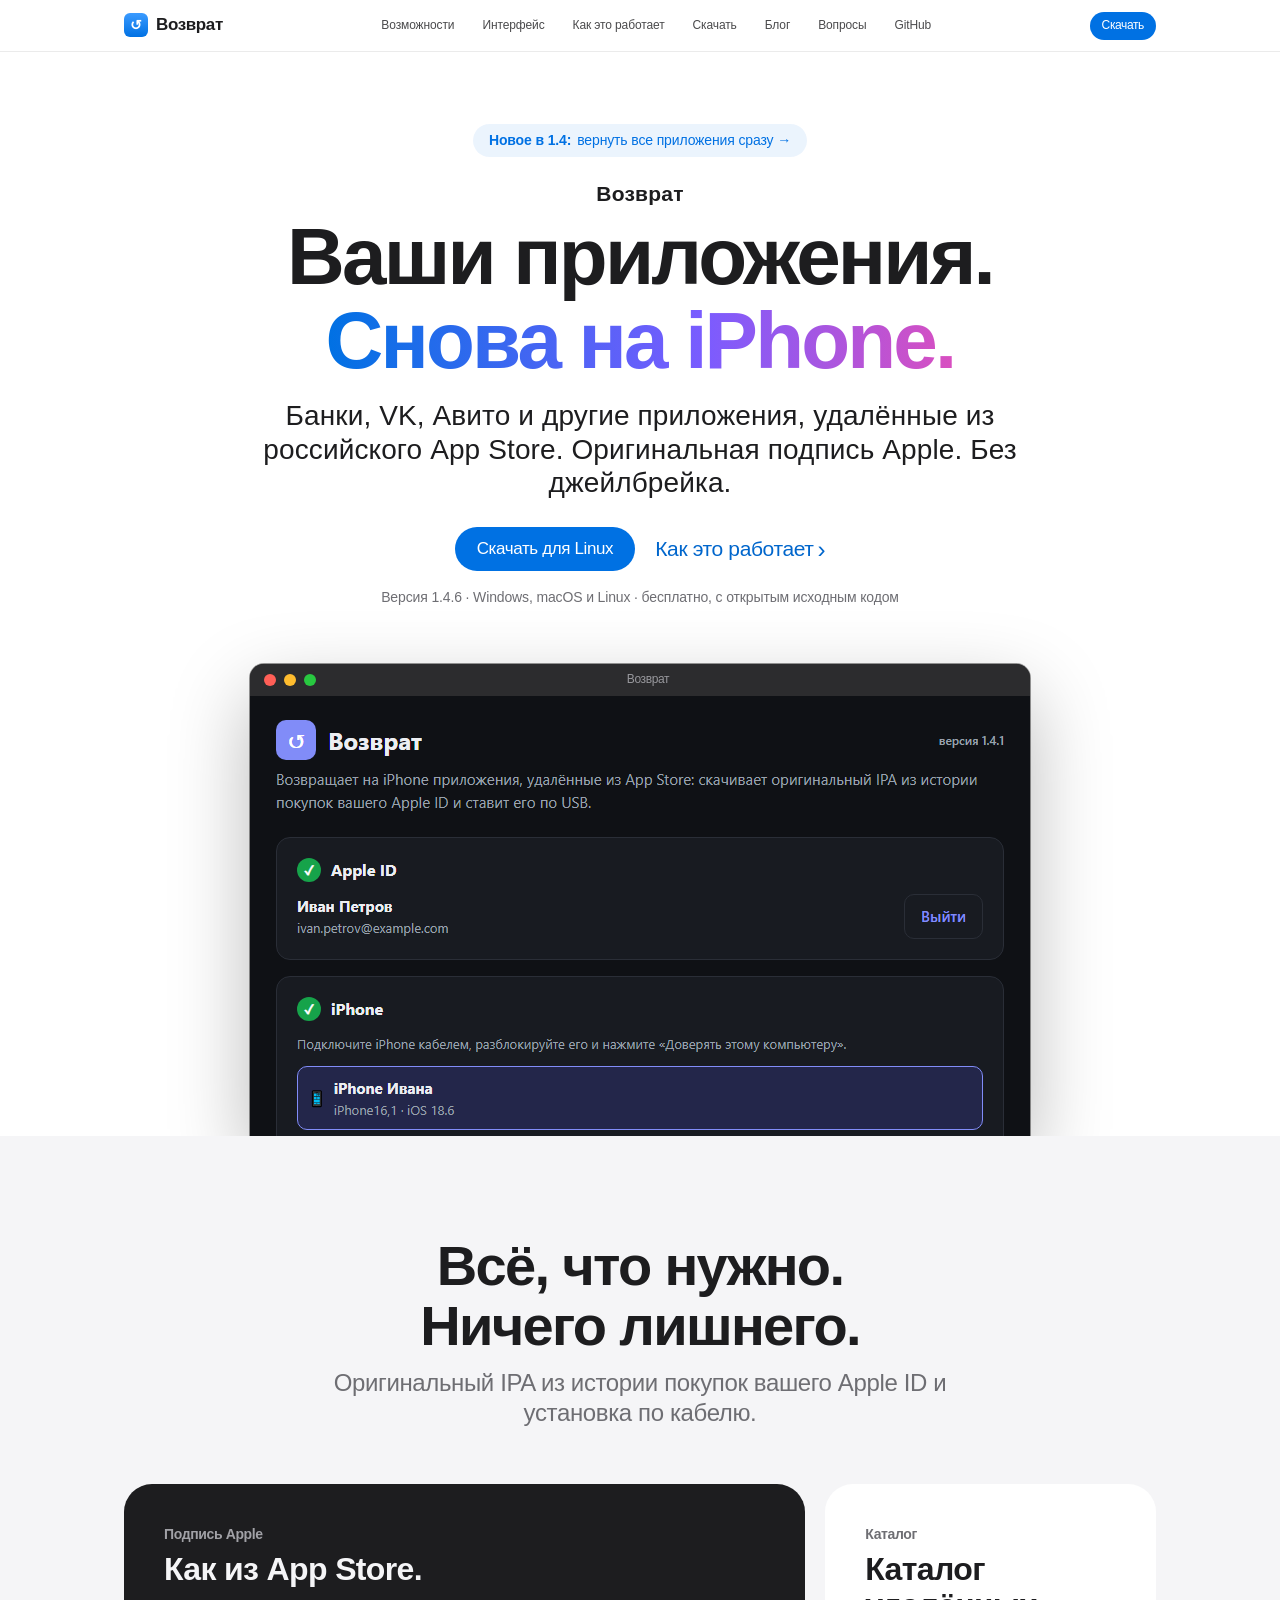
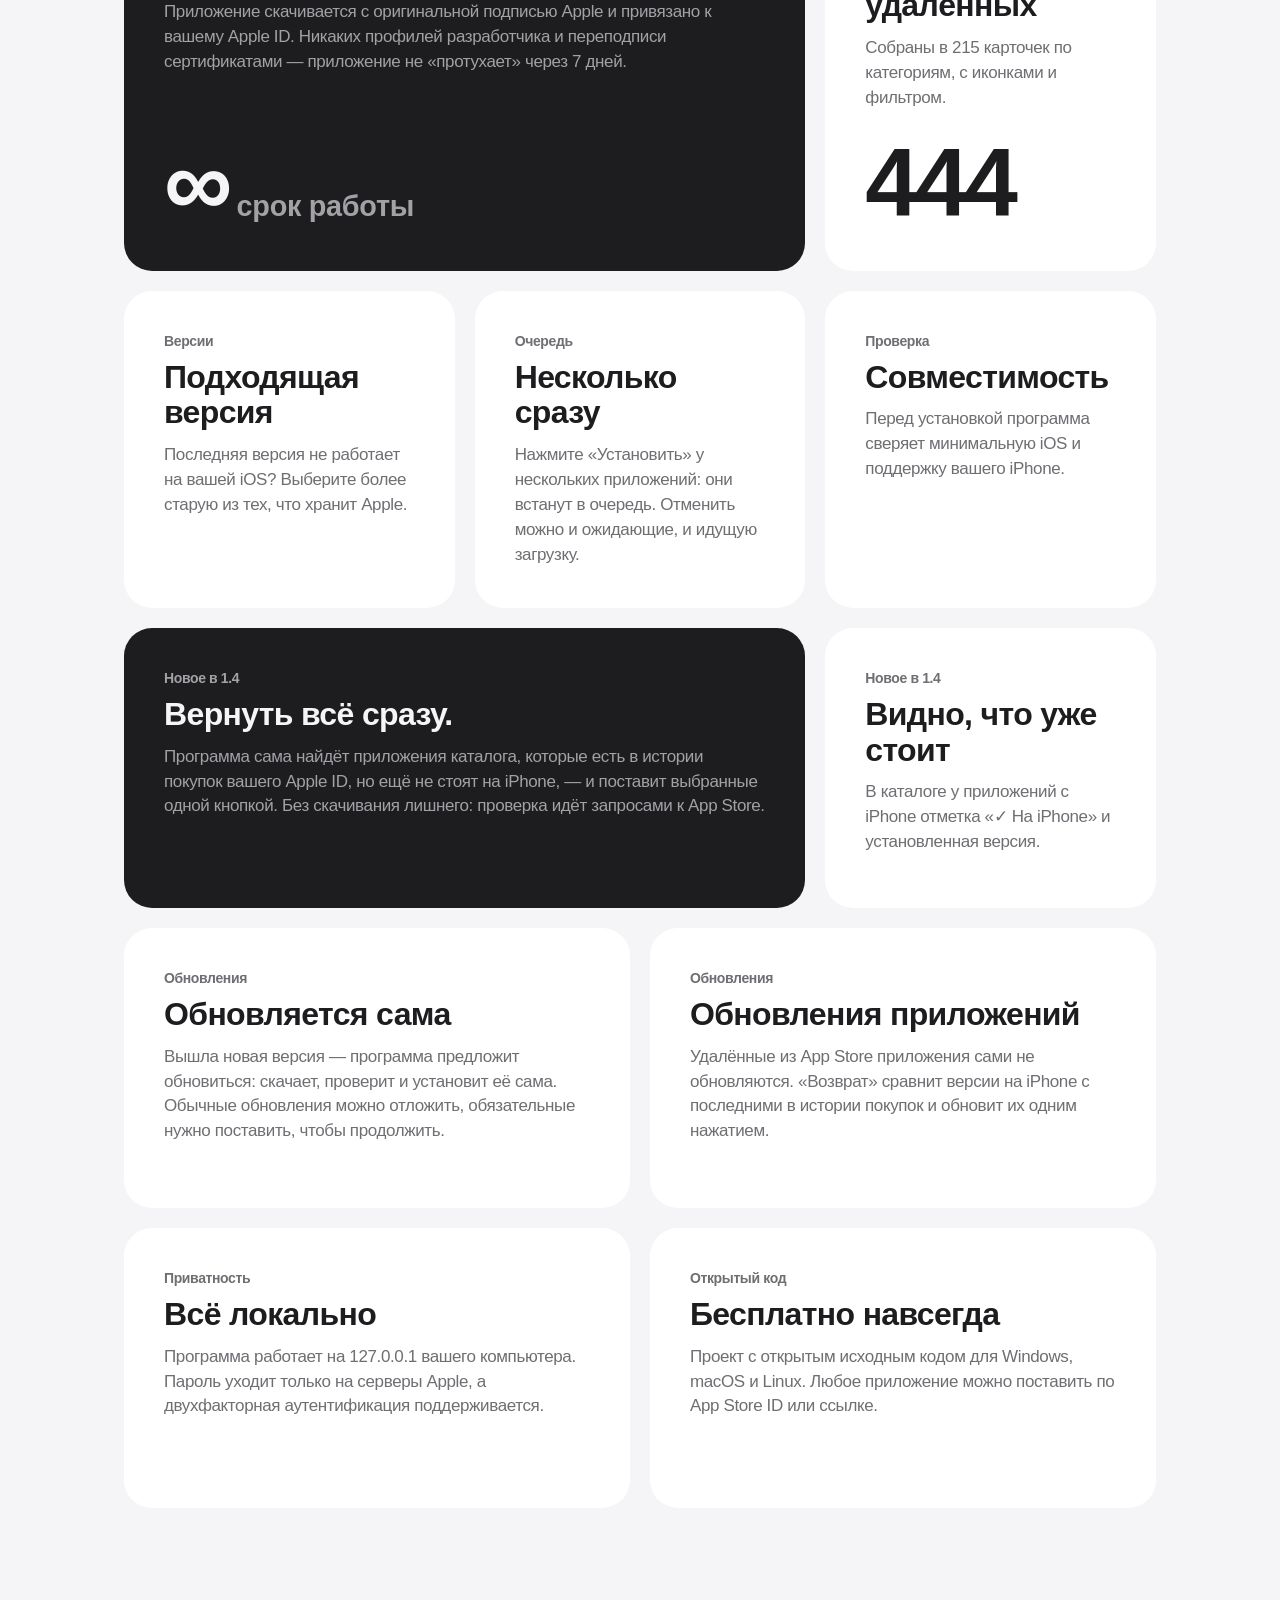
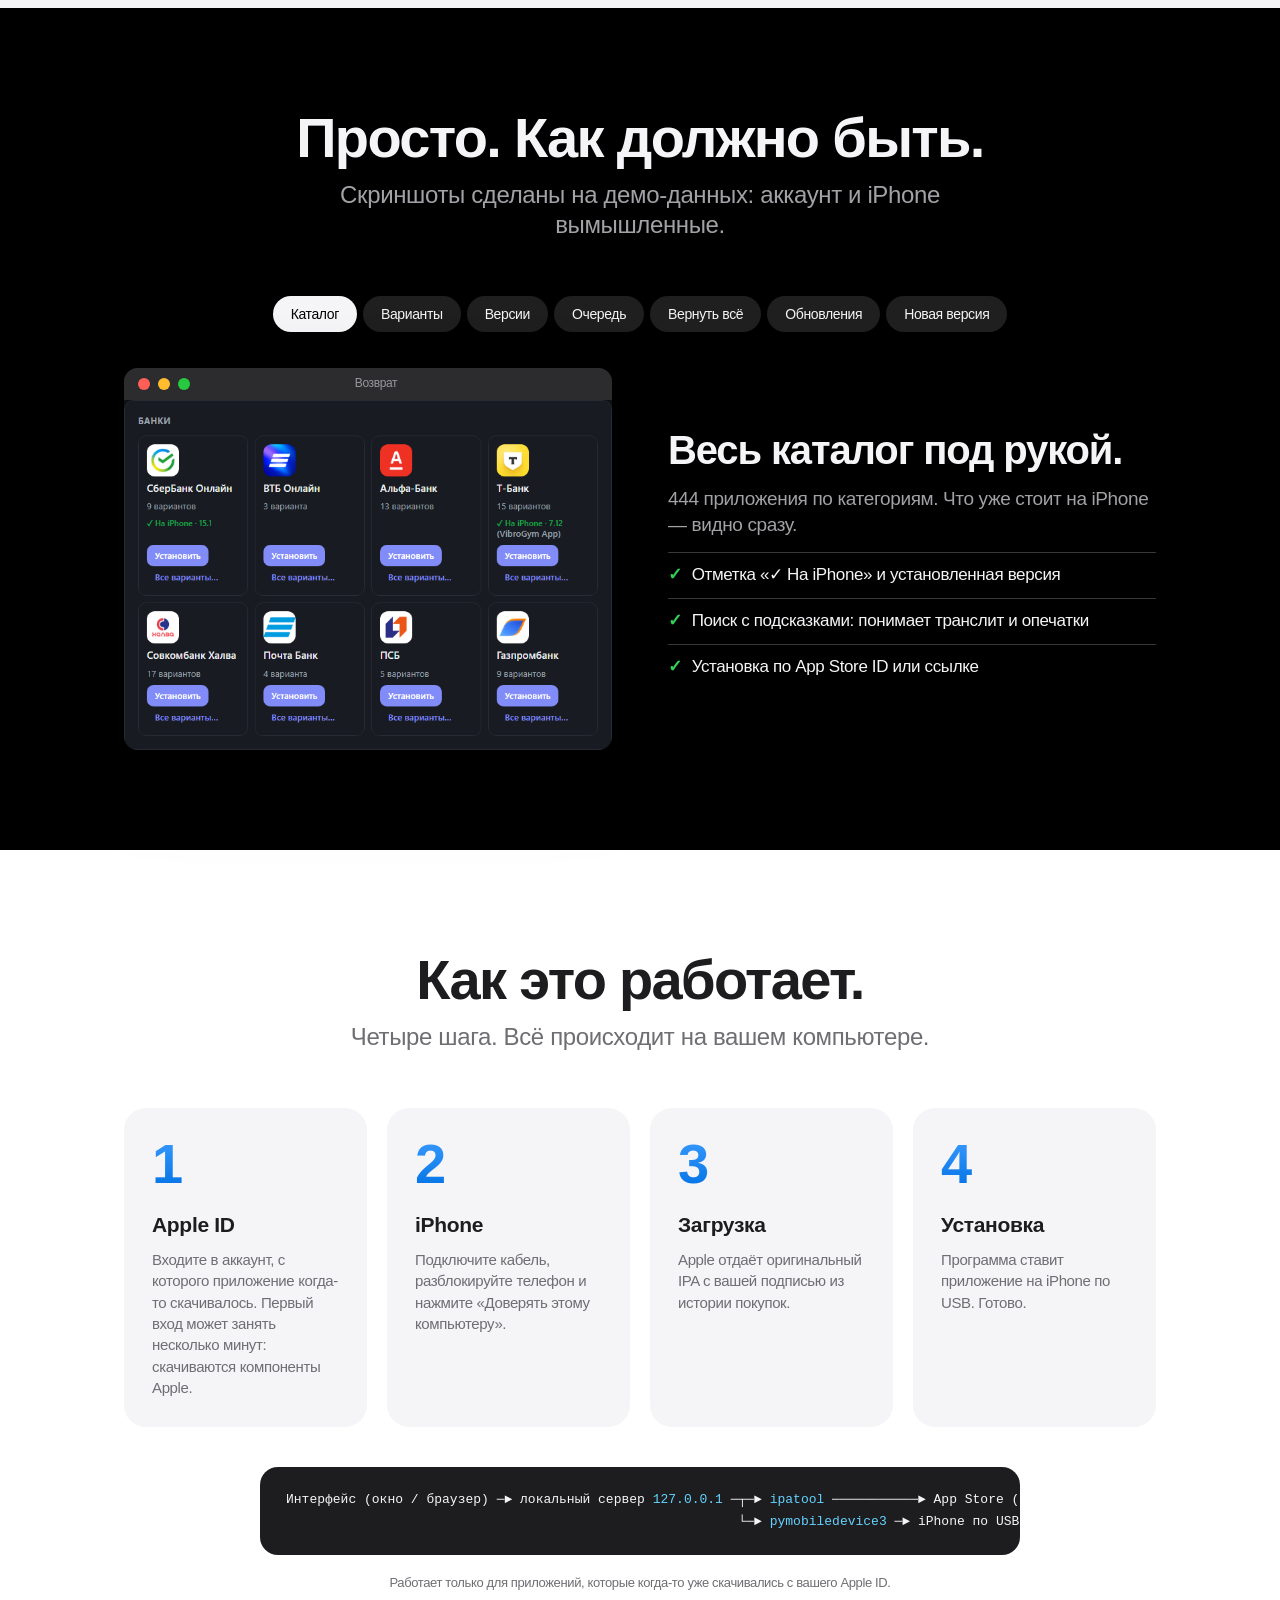
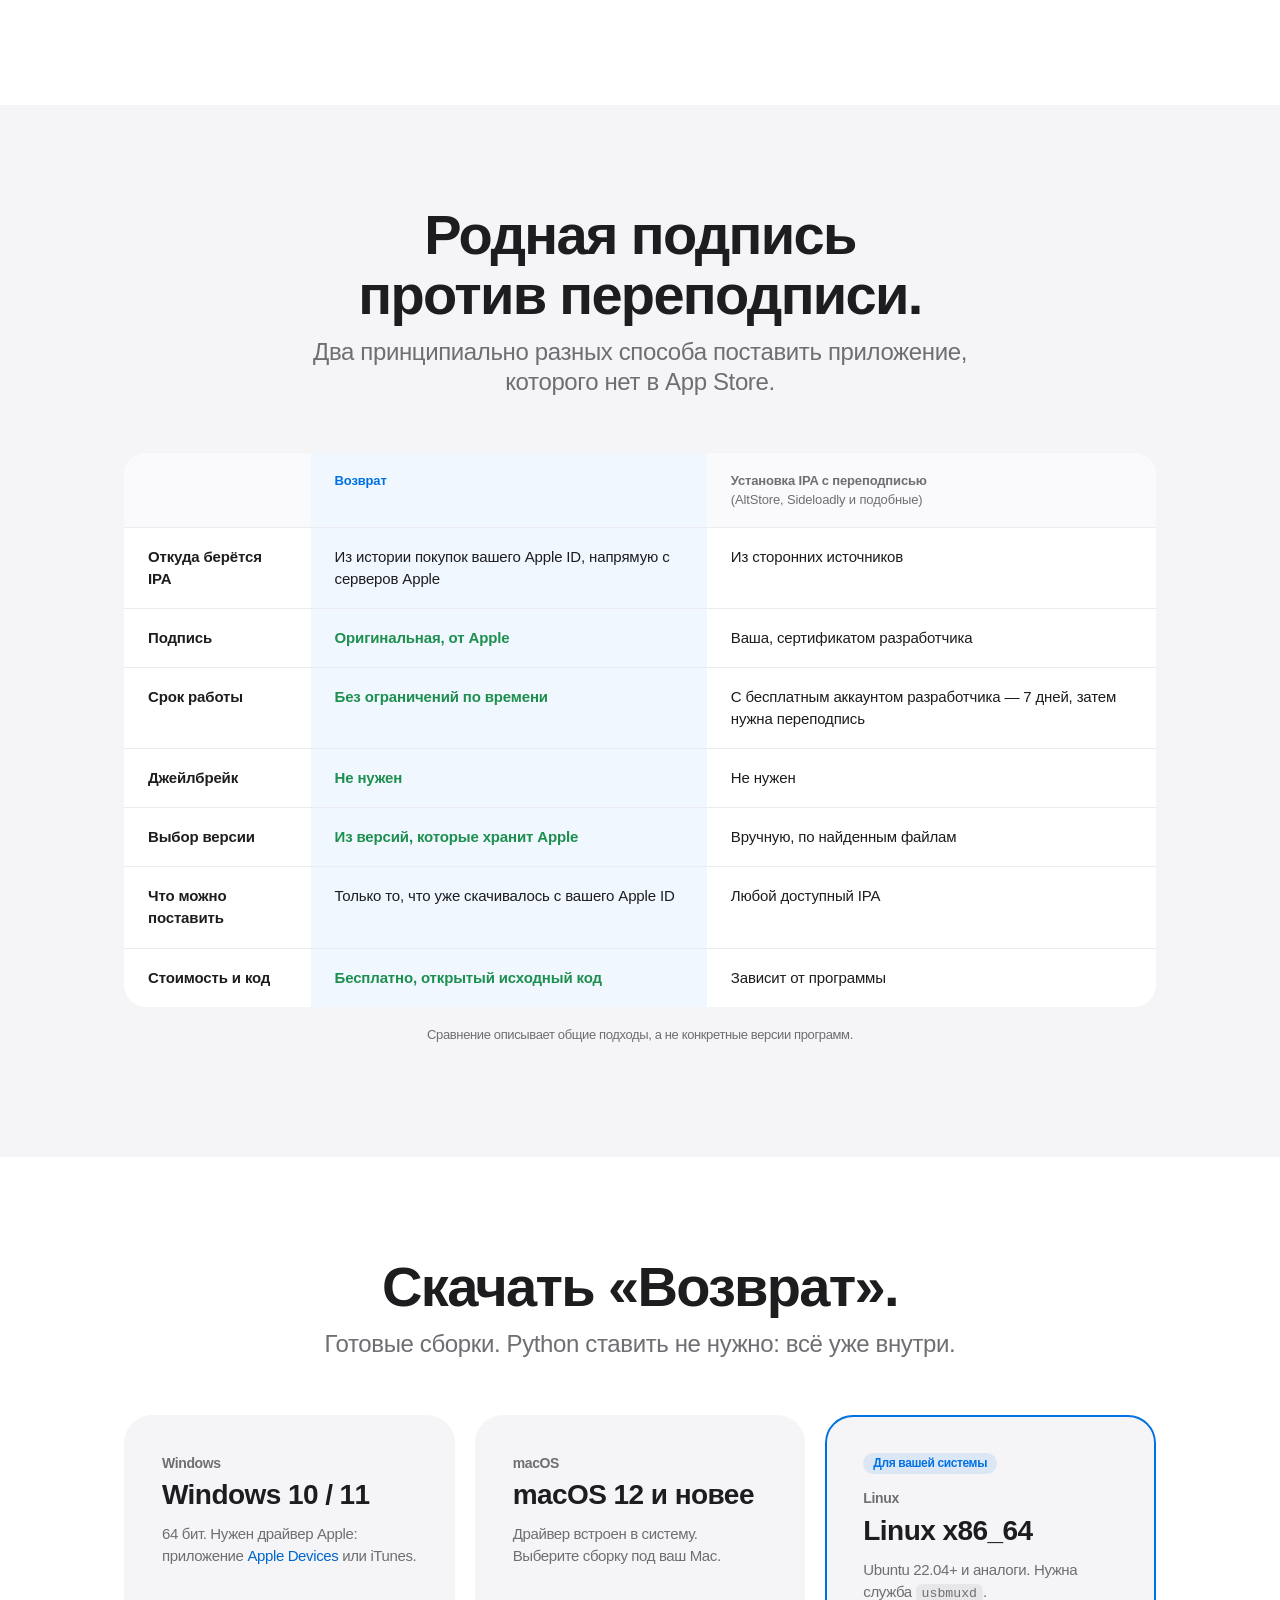
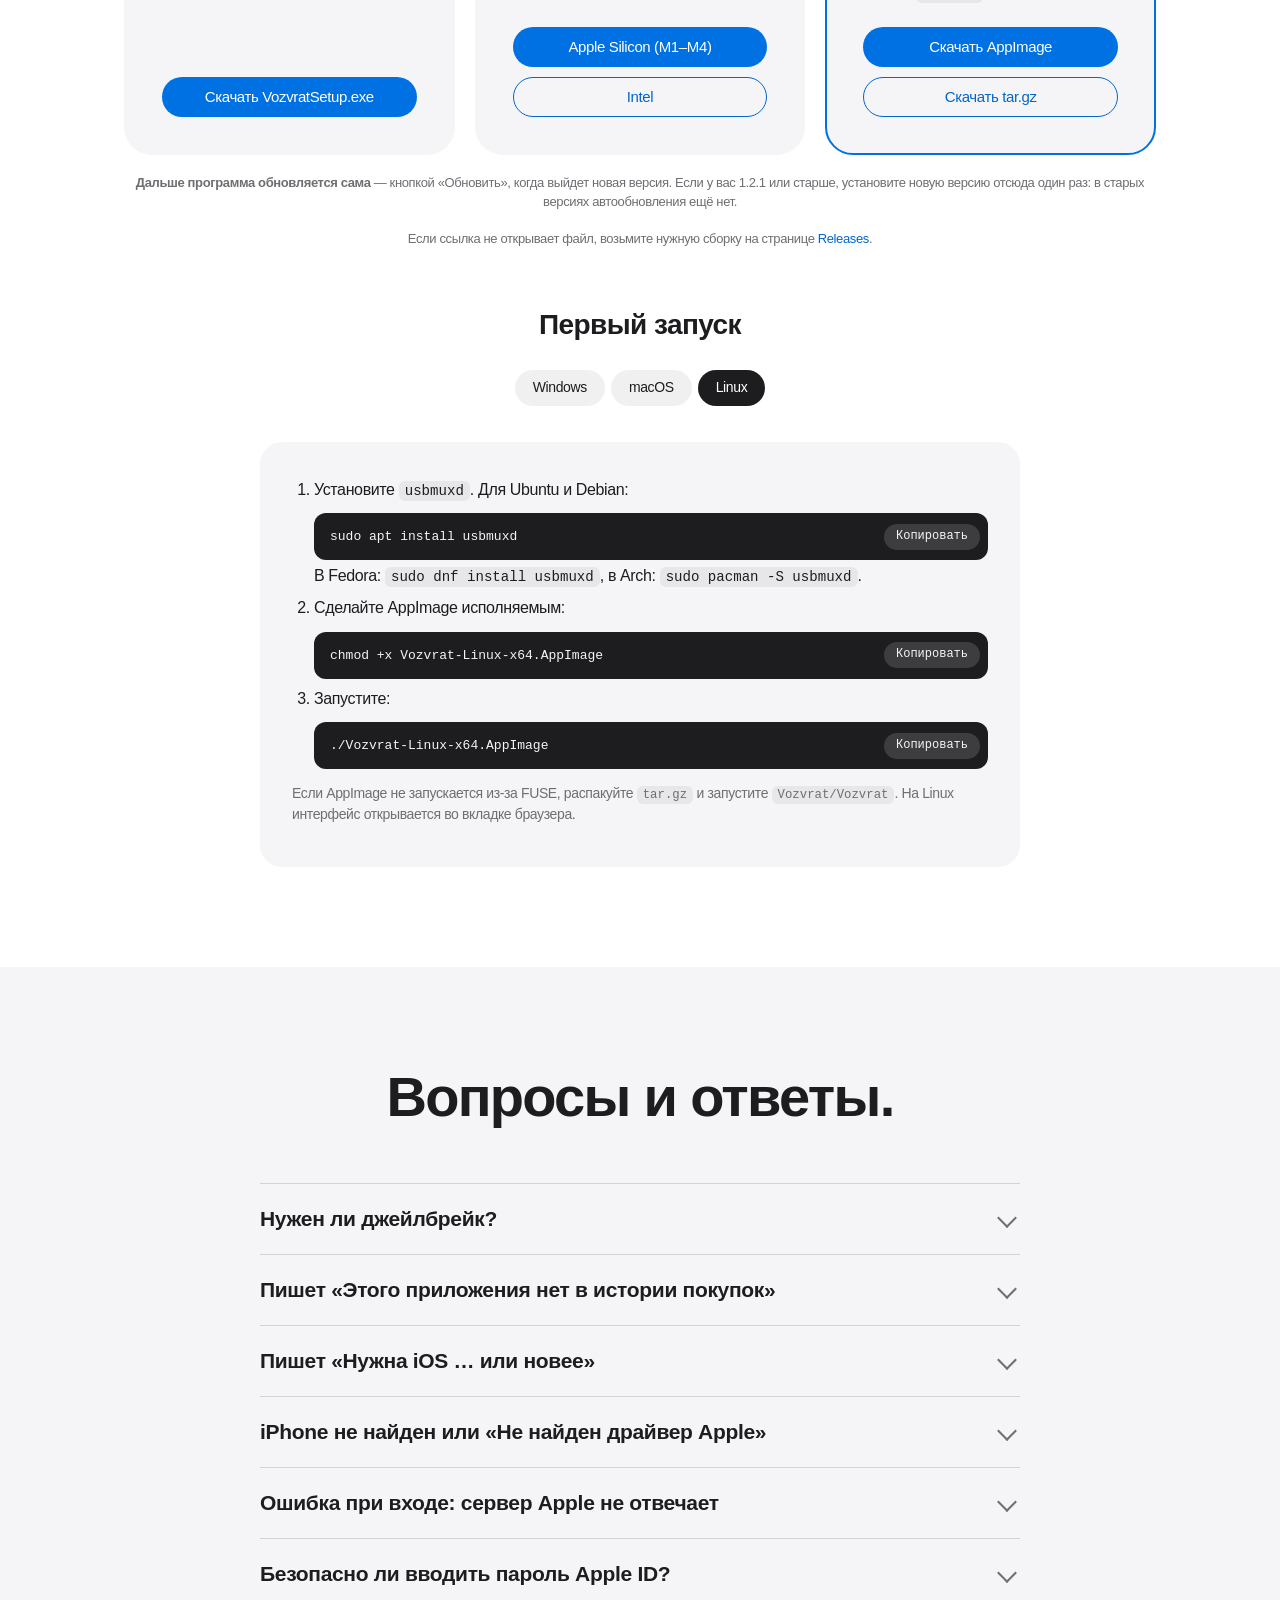
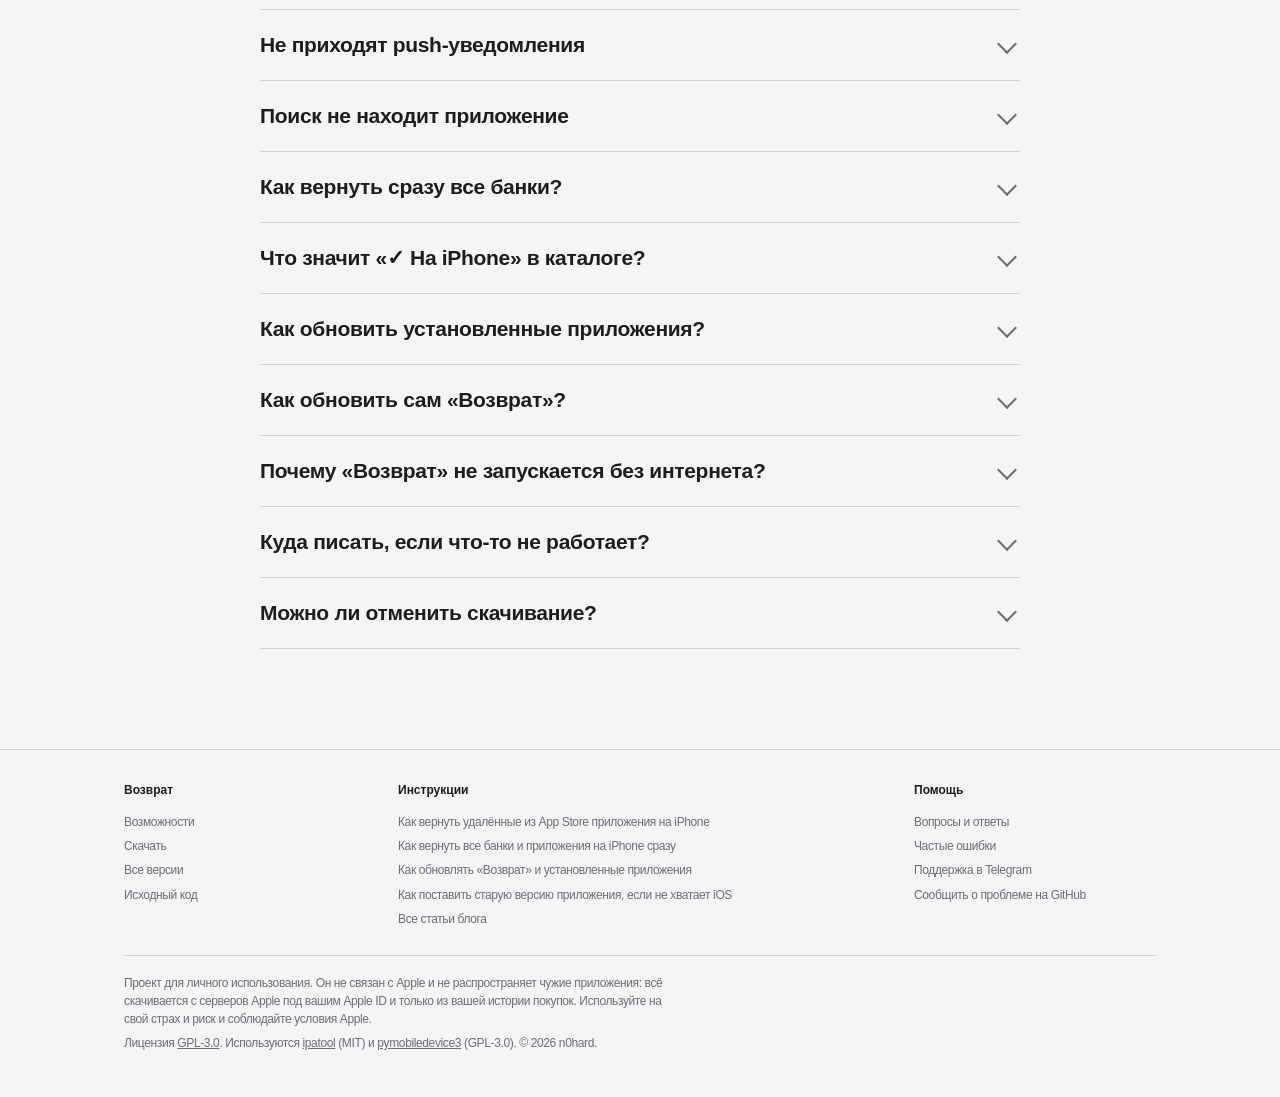
<file: cite/index.html>
<!doctype html>
<html lang="ru">
<head>
  <meta charset="UTF-8" />
  <meta name="viewport" content="width=device-width, initial-scale=1" />

  <title>Возврат — удалённые приложения обратно на iPhone</title>
  <meta name="description" content="Бесплатная программа с открытым исходным кодом для Windows, macOS и Linux. Возвращает на iPhone приложения, удалённые из российского App Store: оригинальный IPA из истории покупок Apple ID, установка по USB, без джейлбрейка." />
  <meta name="author" content="n0hard" />
  <meta name="robots" content="index, follow, max-image-preview:large" />
  <meta name="theme-color" content="#ffffff" />
  <meta name="format-detection" content="telephone=no" />
  <link rel="canonical" href="https://vozvratapp.ru/" />
  <!-- icons -->
  <link rel="icon" type="image/png" sizes="32x32" href="favicon-32.png" />
  <link rel="icon" type="image/png" sizes="192x192" href="favicon-192.png" />
  <link rel="apple-touch-icon" href="apple-touch-icon.png" />
  <!-- /icons -->

  <meta property="og:type" content="website" />
  <meta property="og:locale" content="ru_RU" />
  <meta property="og:url" content="https://vozvratapp.ru/" />
  <meta property="og:site_name" content="Возврат" />
  <meta property="og:title" content="Возврат — удалённые приложения обратно на iPhone" />
  <meta property="og:description" content="Банки, VK, Авито и другие приложения, удалённые из российского App Store. Оригинальный IPA с подписью Apple, без джейлбрейка." />
  <meta property="og:image" content="https://vozvratapp.ru/og-cover.jpg" />
  <meta property="og:image:width" content="1200" />
  <meta property="og:image:height" content="630" />
  <meta property="og:image:alt" content="Возврат — программа для возврата приложений на iPhone" />
  <meta name="twitter:card" content="summary_large_image" />
  <meta name="twitter:title" content="Возврат — удалённые приложения обратно на iPhone" />
  <meta name="twitter:description" content="Оригинальный IPA с подписью Apple, установка по USB, без джейлбрейка." />
  <meta name="twitter:image" content="https://vozvratapp.ru/og-cover.jpg" />

  <script type="application/ld+json">
  {
    "@context": "https://schema.org",
    "@graph": [
      {
        "@type": "SoftwareApplication",
        "name": "Возврат",
        "softwareVersion": "1.4.6",
        "alternateName": "back-to-iphone",
        "applicationCategory": "UtilitiesApplication",
        "operatingSystem": "Windows 10/11, macOS 12+, Linux x86_64",
        "downloadUrl": "https://github.com/n0hard/back-to-iphone/releases",
        "offers": { "@type": "Offer", "price": "0", "priceCurrency": "RUB" },
        "description": "Бесплатная программа с открытым исходным кодом: скачивает оригинальный IPA из истории покупок Apple ID и устанавливает его на iPhone по USB.",
        "author": { "@type": "Person", "name": "n0hard", "url": "https://github.com/n0hard" }
      },
      {
        "@type": "FAQPage",
        "mainEntity": [
          { "@type": "Question", "name": "Нужен ли джейлбрейк?", "acceptedAnswer": { "@type": "Answer", "text": "Нет. Приложение скачивается с оригинальной подписью Apple и ставится по USB. Оно не «протухает» через 7 дней." } },
          { "@type": "Question", "name": "Что делать, если пишет «Этого приложения нет в истории покупок»?", "acceptedAnswer": { "@type": "Answer", "text": "Приложение не скачивалось с этого Apple ID. Попробуйте другой вариант в «Все варианты…» или другой аккаунт." } },
          { "@type": "Question", "name": "Как вернуть сразу все банки на iPhone?", "acceptedAnswer": { "@type": "Answer", "text": "В карточке «Вернуть всё сразу» выберите категорию «Банки» и нажмите «Найти мои приложения»: «Возврат» найдёт банки из истории покупок вашего Apple ID, которых ещё нет на iPhone, и поставит выбранные одной кнопкой." } },
          { "@type": "Question", "name": "Как обновить установленные приложения?", "acceptedAnswer": { "@type": "Answer", "text": "Подключите iPhone и нажмите «Проверить обновления» в «Возврате»: программа найдёт в истории покупок версии новее и обновит приложения по одному или все сразу." } },
          { "@type": "Question", "name": "Как обновить сам «Возврат»?", "acceptedAnswer": { "@type": "Answer", "text": "Начиная с версии 1.3.0 программа обновляется сама: при выходе новой версии она предлагает нажать «Обновить». Обычные обновления можно отложить, обязательные нужно поставить, чтобы продолжить." } },
          { "@type": "Question", "name": "Куда писать, если «Возврат» не работает?", "acceptedAnswer": { "@type": "Answer", "text": "В поддержку в Telegram — @vzvrt_app (https://t.me/vzvrt_app). Приложите текст ошибки, версию программы, систему компьютера и модель iPhone." } },
          { "@type": "Question", "name": "Безопасно ли вводить пароль Apple ID?", "acceptedAnswer": { "@type": "Answer", "text": "Программа работает локально на 127.0.0.1, пароль передаётся только на серверы Apple. Код открыт и доступен для проверки на GitHub." } }
        ]
      }
    ]
  }
  </script>

  <link rel="stylesheet" href="site.css" />
  <script>document.documentElement.classList.add('js');</script>
</head>
<body id="top">
  <a href="#main" class="sr-only skip">Перейти к содержимому</a>

  <header class="nav">
    <div class="wrap">
      <a class="brand" href="#top" aria-label="Возврат — в начало"><span class="brand-ico" aria-hidden="true">↺</span>Возврат</a>
      <ul class="menu" id="menu">
        <li><a href="#features">Возможности</a></li>
        <li><a href="#screens">Интерфейс</a></li>
        <li><a href="#how">Как это работает</a></li>
        <li><a href="#download">Скачать</a></li>
        <li><a href="blog/">Блог</a></li>
        <li><a href="#faq">Вопросы</a></li>
        <li><a href="https://github.com/n0hard/back-to-iphone" target="_blank" rel="noopener noreferrer">GitHub</a></li>
      </ul>
      <div class="nav-cta">
        <a class="btn sm" href="#download">Скачать</a>
        <button class="burger" id="burger" aria-label="Меню" aria-expanded="false" aria-controls="menu"><span></span><span></span></button>
      </div>
    </div>
  </header>

  <main id="main">
    <!-- HERO -->
    <section class="hero" style="padding-bottom:0">
      <div class="wrap">
        <a class="news" href="blog/vernut-vse-srazu/"><b>Новое в 1.4:</b> вернуть все приложения сразу →</a>
        <p class="eyebrow">Возврат</p>
        <h1>Ваши приложения.<br><span class="grad">Снова на iPhone.</span></h1>
        <p class="lead">Банки, VK, Авито и другие приложения, удалённые из российского App Store. Оригинальная подпись Apple. Без джейлбрейка.</p>
        <div class="cta-row">
          <a class="btn" id="heroDl" href="#download">Скачать бесплатно</a>
          <a class="linkmore" href="#how">Как это работает</a>
        </div>
        <p class="hero-meta" id="heroMeta">Версия <span data-v="version">1.4.6</span> · Windows, macOS и Linux · бесплатно, с открытым исходным кодом</p>
        <div class="hero-shot reveal">
          <div class="window">
            <div class="window-bar"><span class="dot r"></span><span class="dot y"></span><span class="dot g"></span><span class="window-title">Возврат</span></div>
            <div class="window-body"><img src="img/main.png" width="780" height="1100" alt="Главное окно программы: вход в Apple ID, выбор iPhone и каталог приложений" /></div>
          </div>
        </div>
      </div>
    </section>

    <!-- FEATURES -->
    <section id="features" class="alt">
      <div class="wrap">
        <div class="head reveal">
          <h2>Всё, что нужно.<br>Ничего лишнего.</h2>
          <p>Оригинальный IPA из истории покупок вашего Apple ID и установка по кабелю.</p>
        </div>
        <div class="bento">
          <article class="tile s4 dk reveal">
            <div class="kicker">Подпись Apple</div>
            <h3>Как из App Store.</h3>
            <p>Приложение скачивается с оригинальной подписью Apple и привязано к вашему Apple ID. Никаких профилей разработчика и переподписи сертификатами — приложение не «протухает» через 7 дней.</p>
            <div class="big">∞<small>срок работы</small></div>
          </article>
          <article class="tile s2 reveal">
            <div class="kicker">Каталог</div>
            <h3>Каталог удалённых</h3>
            <p>Собраны в <span data-n="cards">215 карточек</span> по категориям, с иконками и фильтром.</p>
            <div class="big"><span data-n="apps-num">444</span></div>
          </article>
          <article class="tile s2 reveal">
            <div class="kicker">Версии</div>
            <h3>Подходящая версия</h3>
            <p>Последняя версия не работает на вашей iOS? Выберите более старую из тех, что хранит Apple.</p>
          </article>
          <article class="tile s2 reveal">
            <div class="kicker">Очередь</div>
            <h3>Несколько сразу</h3>
            <p>Нажмите «Установить» у нескольких приложений: они встанут в очередь. Отменить можно и ожидающие, и идущую загрузку.</p>
          </article>
          <article class="tile s2 reveal">
            <div class="kicker">Проверка</div>
            <h3>Совместимость</h3>
            <p>Перед установкой программа сверяет минимальную iOS и поддержку вашего iPhone.</p>
          </article>
          <article class="tile s4 dk reveal">
            <div class="kicker">Новое в 1.4</div>
            <h3>Вернуть всё сразу.</h3>
            <p>Программа сама найдёт приложения каталога, которые есть в истории покупок вашего Apple ID, но ещё не стоят на iPhone, — и поставит выбранные одной кнопкой. Без скачивания лишнего: проверка идёт запросами к App Store.</p>
          </article>
          <article class="tile s2 reveal">
            <div class="kicker">Новое в 1.4</div>
            <h3>Видно, что уже стоит</h3>
            <p>В каталоге у приложений с iPhone отметка «✓ На iPhone» и установленная версия.</p>
          </article>
          <article class="tile s3 reveal">
            <div class="kicker">Обновления</div>
            <h3>Обновляется сама</h3>
            <p>Вышла новая версия — программа предложит обновиться: скачает, проверит и установит её сама. Обычные обновления можно отложить, обязательные нужно поставить, чтобы продолжить.</p>
          </article>
          <article class="tile s3 reveal">
            <div class="kicker">Обновления</div>
            <h3>Обновления приложений</h3>
            <p>Удалённые из App Store приложения сами не обновляются. «Возврат» сравнит версии на iPhone с последними в истории покупок и обновит их одним нажатием.</p>
          </article>
          <article class="tile s3 reveal">
            <div class="kicker">Приватность</div>
            <h3>Всё локально</h3>
            <p>Программа работает на 127.0.0.1 вашего компьютера. Пароль уходит только на серверы Apple, а двухфакторная аутентификация поддерживается.</p>
          </article>
          <article class="tile s3 reveal">
            <div class="kicker">Открытый код</div>
            <h3>Бесплатно навсегда</h3>
            <p>Проект с открытым исходным кодом для Windows, macOS и Linux. Любое приложение можно поставить по App Store ID или ссылке.</p>
          </article>
        </div>
      </div>
    </section>

    <!-- SCREENS -->
    <section id="screens" class="black">
      <div class="wrap">
        <div class="head reveal">
          <h2>Просто. Как должно быть.</h2>
          <p>Скриншоты сделаны на демо-данных: аккаунт и iPhone вымышленные.</p>
        </div>
        <div class="tabs on-dark" role="tablist" aria-label="Экраны программы" data-tabs="screens">
          <button class="tab" role="tab" id="t-main" aria-controls="p-main" aria-selected="true">Каталог</button>
          <button class="tab" role="tab" id="t-variants" aria-controls="p-variants" aria-selected="false" tabindex="-1">Варианты</button>
          <button class="tab" role="tab" id="t-versions" aria-controls="p-versions" aria-selected="false" tabindex="-1">Версии</button>
          <button class="tab" role="tab" id="t-queue" aria-controls="p-queue" aria-selected="false" tabindex="-1">Очередь</button>
          <button class="tab" role="tab" id="t-restore" aria-controls="p-restore" aria-selected="false" tabindex="-1">Вернуть всё</button>
          <button class="tab" role="tab" id="t-appupd" aria-controls="p-appupd" aria-selected="false" tabindex="-1">Обновления</button>
          <button class="tab" role="tab" id="t-selfupd" aria-controls="p-selfupd" aria-selected="false" tabindex="-1">Новая версия</button>
        </div>

        <div class="panel" id="p-main" role="tabpanel" aria-labelledby="t-main">
          <div class="shots-grid">
            <div class="window"><div class="window-bar"><span class="dot r"></span><span class="dot y"></span><span class="dot g"></span><span class="window-title">Возврат</span></div><div class="window-body"><img src="img/catalog-marks.png" width="728" height="522" loading="lazy" alt="Каталог банков: у СберБанка и Т-Банка отметка «✓ На iPhone» с версией" /></div></div>
            <div class="shots-text">
              <h3>Весь каталог под рукой.</h3>
              <p><span data-n="apps">444 приложения</span> по категориям. Что уже стоит на iPhone — видно сразу.</p>
              <ul><li>Отметка «✓ На iPhone» и установленная версия</li><li>Поиск с подсказками: понимает транслит и опечатки</li><li>Установка по App Store ID или ссылке</li></ul>
            </div>
          </div>
        </div>
        <div class="panel" id="p-variants" role="tabpanel" aria-labelledby="t-variants" hidden>
          <div class="shots-grid">
            <div class="window"><div class="window-bar"><span class="dot r"></span><span class="dot y"></span><span class="dot g"></span><span class="window-title">Возврат</span></div><div class="window-body"><img src="img/variants.png" width="780" height="1100" loading="lazy" alt="Окно вариантов Т-Банка" /></div></div>
            <div class="shots-text">
              <h3>Варианты одного бренда.</h3>
              <p>Банки выходили под разными названиями. Ставьте тот вариант, который вы когда-то скачивали, — в истории покупок есть только он.</p>
              <ul><li>Кнопка «Все варианты…» в карточке</li><li>Основное приложение — одним нажатием</li><li>Версию можно выбрать для каждого варианта</li></ul>
            </div>
          </div>
        </div>
        <div class="panel" id="p-versions" role="tabpanel" aria-labelledby="t-versions" hidden>
          <div class="shots-grid">
            <div class="window"><div class="window-bar"><span class="dot r"></span><span class="dot y"></span><span class="dot g"></span><span class="window-title">Возврат</span></div><div class="window-body"><img src="img/versions.png" width="780" height="1100" loading="lazy" alt="Окно выбора версии ВКонтакте" /></div></div>
            <div class="shots-text">
              <h3>Версия под вашу iOS.</h3>
              <p>Если последняя сборка требует более новую систему, поставьте более старую версию приложения.</p>
              <ul><li>Список версий, которые хранит Apple</li><li>Номер и дата выхода каждой сборки</li><li>Проверка совместимости перед установкой</li></ul>
            </div>
          </div>
        </div>
        <div class="panel" id="p-queue" role="tabpanel" aria-labelledby="t-queue" hidden>
          <div class="shots-grid">
            <div class="window"><div class="window-bar"><span class="dot r"></span><span class="dot y"></span><span class="dot g"></span><span class="window-title">Возврат</span></div><div class="window-body"><img src="img/download-progress.png" width="728" height="346" loading="lazy" alt="Очередь установок: скачивание с процентами и кнопкой «Отменить», следующее приложение ждёт" /></div></div>
            <div class="shots-text">
              <h3>Очередь установок.</h3>
              <p>Нажмите «Установить» у нескольких приложений сразу. Они поставятся по очереди, а прогресс виден прямо в карточке.</p>
              <ul><li>Отменить можно и ожидающие, и идущую загрузку</li><li>Прогресс в процентах, если Apple сообщает размер</li><li>Не отключайте кабель и не блокируйте экран</li></ul>
            </div>
          </div>
        </div>
        <div class="panel" id="p-restore" role="tabpanel" aria-labelledby="t-restore" hidden>
          <div class="shots-grid">
            <div class="window"><div class="window-bar"><span class="dot r"></span><span class="dot y"></span><span class="dot g"></span><span class="window-title">Возврат</span></div><div class="window-body"><img src="img/restore-found.png" width="728" height="461" loading="lazy" alt="«Вернуть всё сразу»: в истории покупок найдены Альфа-Банк, ВТБ Онлайн, Газпромбанк и Почта Банк, кнопка «Вернуть выбранные (4)»" /></div></div>
            <div class="shots-text">
              <h3>Вернуть всё сразу.</h3>
              <p>Выберите категорию — например, банки — и нажмите «Найти мои приложения». «Возврат» проверит, что есть в истории покупок, и покажет всё, чего ещё нет на iPhone.</p>
              <ul><li>Без скачивания — только запросы к App Store</li><li>Лишнее можно снять галочкой</li><li>Всё выбранное встаёт в очередь одной кнопкой</li></ul>
            </div>
          </div>
        </div>
        <div class="panel" id="p-appupd" role="tabpanel" aria-labelledby="t-appupd" hidden>
          <div class="shots-grid">
            <div class="window"><div class="window-bar"><span class="dot r"></span><span class="dot y"></span><span class="dot g"></span><span class="window-title">Возврат</span></div><div class="window-body"><img src="img/app-updates.png" width="728" height="368" loading="lazy" alt="Обновления приложений: MAX 1.0 → 1.2, СберБанк Онлайн 15.1 → 16.0, кнопка «Обновить все»" /></div></div>
            <div class="shots-text">
              <h3>Обновления приложений.</h3>
              <p>Удалённые из App Store приложения не обновляются сами. Нажмите «Проверить обновления» — «Возврат» сравнит версии на iPhone с последними в истории покупок.</p>
              <ul><li>Видно, какая версия стоит и какая доступна</li><li>Обновить одно или все сразу</li><li>Данные приложений сохраняются</li></ul>
            </div>
          </div>
        </div>
        <div class="panel" id="p-selfupd" role="tabpanel" aria-labelledby="t-selfupd" hidden>
          <div class="shots-grid">
            <div class="window"><div class="window-bar"><span class="dot r"></span><span class="dot y"></span><span class="dot g"></span><span class="window-title">Возврат</span></div><div class="window-body"><img src="img/update-banner.png" width="728" height="104" loading="lazy" alt="Плашка «Доступна новая версия» с кнопками «Обновить» и «Позже»" /></div></div>
            <div class="shots-text">
              <h3>Обновление в одну кнопку.</h3>
              <p>Когда выходит новая версия, «Возврат» сам предложит обновиться: скачает файл для вашей системы, проверит контрольную сумму, установит и откроется заново.</p>
              <ul><li>Без сайта и GitHub</li><li>Обычное обновление можно отложить кнопкой «Позже»</li><li>Обязательное — с важными исправлениями — нужно поставить, чтобы продолжить</li></ul>
            </div>
          </div>
        </div>
      </div>
    </section>

    <!-- HOW -->
    <section id="how">
      <div class="wrap">
        <div class="head reveal">
          <h2>Как это работает.</h2>
          <p>Четыре шага. Всё происходит на вашем компьютере.</p>
        </div>
        <div class="steps">
          <div class="step reveal"><div class="n">1</div><h3>Apple ID</h3><p>Входите в аккаунт, с которого приложение когда-то скачивалось. Первый вход может занять несколько минут: скачиваются компоненты Apple.</p></div>
          <div class="step reveal"><div class="n">2</div><h3>iPhone</h3><p>Подключите кабель, разблокируйте телефон и нажмите «Доверять этому компьютеру».</p></div>
          <div class="step reveal"><div class="n">3</div><h3>Загрузка</h3><p>Apple отдаёт оригинальный IPA с вашей подписью из истории покупок.</p></div>
          <div class="step reveal"><div class="n">4</div><h3>Установка</h3><p>Программа ставит приложение на iPhone по USB. Готово.</p></div>
        </div>
<div class="flow reveal" aria-label="Схема работы">Интерфейс (окно / браузер) ─► локальный сервер <b>127.0.0.1</b> ─┬─► <b>ipatool</b> ───────────► App Store (вход, IPA)
                                                          └─► <b>pymobiledevice3</b> ─► iPhone по USB</div>
        <p class="note">Работает только для приложений, которые когда-то уже скачивались с вашего Apple ID.</p>
      </div>
    </section>

    <!-- COMPARE -->
    <section id="compare" class="alt">
      <div class="wrap">
        <div class="head reveal">
          <h2>Родная подпись<br>против переподписи.</h2>
          <p>Два принципиально разных способа поставить приложение, которого нет в App Store.</p>
        </div>
        <div class="tablewrap reveal">
          <table>
            <thead>
              <tr><th></th><th class="us">Возврат</th><th>Установка IPA с переподписью<br><span style="font-weight:400">(AltStore, Sideloadly и подобные)</span></th></tr>
            </thead>
            <tbody>
              <tr><td>Откуда берётся IPA</td><td class="us">Из истории покупок вашего Apple ID, напрямую с серверов Apple</td><td>Из сторонних источников</td></tr>
              <tr><td>Подпись</td><td class="us yes">Оригинальная, от Apple</td><td>Ваша, сертификатом разработчика</td></tr>
              <tr><td>Срок работы</td><td class="us yes">Без ограничений по времени</td><td>С бесплатным аккаунтом разработчика — 7 дней, затем нужна переподпись</td></tr>
              <tr><td>Джейлбрейк</td><td class="us yes">Не нужен</td><td>Не нужен</td></tr>
              <tr><td>Выбор версии</td><td class="us yes">Из версий, которые хранит Apple</td><td>Вручную, по найденным файлам</td></tr>
              <tr><td>Что можно поставить</td><td class="us">Только то, что уже скачивалось с вашего Apple ID</td><td>Любой доступный IPA</td></tr>
              <tr><td>Стоимость и код</td><td class="us yes">Бесплатно, открытый исходный код</td><td>Зависит от программы</td></tr>
            </tbody>
          </table>
        </div>
        <p class="note">Сравнение описывает общие подходы, а не конкретные версии программ.</p>
      </div>
    </section>

    <!-- DOWNLOAD -->
    <section id="download">
      <div class="wrap">
        <div class="head reveal">
          <h2>Скачать «Возврат».</h2>
          <p>Готовые сборки. Python ставить не нужно: всё уже внутри.</p>
        </div>
        <div class="dl-grid">
          <div class="dl reveal" data-os="windows">
            <span class="badge" hidden>Для вашей системы</span>
            <div class="os">Windows</div>
            <h3>Windows 10 / 11</h3>
            <p class="req">64 бит. Нужен драйвер Apple: приложение <a href="https://apps.microsoft.com/detail/9np83lwlpz9k" target="_blank" rel="noopener noreferrer">Apple Devices</a> или iTunes.</p>
            <div class="btns"><a class="btn" href="https://github.com/n0hard/back-to-iphone/releases/latest/download/VozvratSetup.exe">Скачать VozvratSetup.exe</a></div>
          </div>
          <div class="dl reveal" data-os="mac">
            <span class="badge" hidden>Для вашей системы</span>
            <div class="os">macOS</div>
            <h3>macOS 12 и новее</h3>
            <p class="req">Драйвер встроен в систему. Выберите сборку под ваш Mac.</p>
            <div class="btns">
              <a class="btn" href="https://github.com/n0hard/back-to-iphone/releases/latest/download/Vozvrat-macOS-arm64.dmg">Apple Silicon (M1–M4)</a>
              <a class="btn ghost" href="https://github.com/n0hard/back-to-iphone/releases/latest/download/Vozvrat-macOS-x64.dmg">Intel</a>
            </div>
          </div>
          <div class="dl reveal" data-os="linux">
            <span class="badge" hidden>Для вашей системы</span>
            <div class="os">Linux</div>
            <h3>Linux x86_64</h3>
            <p class="req">Ubuntu 22.04+ и аналоги. Нужна служба <code>usbmuxd</code>.</p>
            <div class="btns">
              <a class="btn" href="https://github.com/n0hard/back-to-iphone/releases/latest/download/Vozvrat-Linux-x64.AppImage">Скачать AppImage</a>
              <a class="btn ghost" href="https://github.com/n0hard/back-to-iphone/releases/latest/download/Vozvrat-Linux-x64.tar.gz">Скачать tar.gz</a>
            </div>
          </div>
        </div>
        <p class="note"><b>Дальше программа обновляется сама</b> — кнопкой «Обновить», когда выйдет новая версия. Если у вас 1.2.1 или старше, установите новую версию отсюда один раз: в старых версиях автообновления ещё нет.</p>
        <p class="note">Если ссылка не открывает файл, возьмите нужную сборку на странице <a href="https://github.com/n0hard/back-to-iphone/releases" target="_blank" rel="noopener noreferrer">Releases</a>.</p>

        <div class="install reveal">
          <h3>Первый запуск</h3>
          <div class="tabs" role="tablist" aria-label="Инструкция по системам" data-tabs="install">
            <button class="tab" role="tab" id="i-win" aria-controls="ip-win" aria-selected="true">Windows</button>
            <button class="tab" role="tab" id="i-mac" aria-controls="ip-mac" aria-selected="false" tabindex="-1">macOS</button>
            <button class="tab" role="tab" id="i-linux" aria-controls="ip-linux" aria-selected="false" tabindex="-1">Linux</button>
          </div>
          <div class="panel" id="ip-win" role="tabpanel" aria-labelledby="i-win">
            <div class="steps-list"><ol>
              <li>Установите <a href="https://apps.microsoft.com/detail/9np83lwlpz9k" target="_blank" rel="noopener noreferrer">Apple Devices</a> из Microsoft Store или iTunes.</li>
              <li>Запустите <code>VozvratSetup.exe</code>. Права администратора не нужны.</li>
              <li>Если SmartScreen покажет «Неизвестный издатель», нажмите «Подробнее», затем «Выполнить в любом случае»: инсталлятор не подписан цифровой подписью.</li>
            </ol>
            <p class="small-note">Окно программы работает на Microsoft Edge WebView2 — в Windows 10 и 11 он обычно уже есть. Если вместо программы появилось сообщение «Не удалось открыть окно программы», установите или обновите <a href="https://go.microsoft.com/fwlink/p/?LinkId=2124703" target="_blank" rel="noopener noreferrer">WebView2 Runtime</a>.</p></div>
          </div>
          <div class="panel" id="ip-mac" role="tabpanel" aria-labelledby="i-mac" hidden>
            <div class="steps-list"><ol>
              <li>Откройте <code>.dmg</code> и перетащите «Возврат» в «Программы».</li>
              <li>Программа не подписана сертификатом Apple, поэтому macOS заблокирует первый запуск. Откройте «Системные настройки» → «Конфиденциальность и безопасность» и нажмите «Всё равно открыть» — или выполните в Терминале:
                <div class="code" data-copy-src><span>xattr -cr /Applications/Vozvrat.app</span><button class="copy" type="button">Копировать</button></div></li>
              <li>При первом подключении iPhone нажмите на телефоне «Доверять этому компьютеру».</li>
            </ol></div>
          </div>
          <div class="panel" id="ip-linux" role="tabpanel" aria-labelledby="i-linux" hidden>
            <div class="steps-list"><ol>
              <li>Установите <code>usbmuxd</code>. Для Ubuntu и Debian:
                <div class="code" data-copy-src><span>sudo apt install usbmuxd</span><button class="copy" type="button">Копировать</button></div>В Fedora: <code>sudo dnf install usbmuxd</code>, в Arch: <code>sudo pacman -S usbmuxd</code>.</li>
              <li>Сделайте AppImage исполняемым:
                <div class="code" data-copy-src><span>chmod +x Vozvrat-Linux-x64.AppImage</span><button class="copy" type="button">Копировать</button></div></li>
              <li>Запустите:
                <div class="code" data-copy-src><span>./Vozvrat-Linux-x64.AppImage</span><button class="copy" type="button">Копировать</button></div></li>
            </ol>
            <p class="small-note">Если AppImage не запускается из-за FUSE, распакуйте <code>tar.gz</code> и запустите <code>Vozvrat/Vozvrat</code>. На Linux интерфейс открывается во вкладке браузера.</p></div>
          </div>
        </div>
      </div>
    </section>

    <!-- FAQ -->
    <section id="faq" class="alt">
      <div class="wrap">
        <div class="head reveal"><h2>Вопросы и ответы.</h2></div>
        <div class="faq reveal">
          <details><summary>Нужен ли джейлбрейк?</summary><div><p>Нет. Приложение скачивается с оригинальной подписью Apple и ставится по USB. Оно привязано к вашему Apple ID и не «протухает» через 7 дней.</p></div></details>
          <details><summary>Пишет «Этого приложения нет в истории покупок»</summary><div><p>Это значит, что приложение не скачивалось с этого Apple ID. Попробуйте другой вариант в «Все варианты…» или войдите под другим аккаунтом.</p></div></details>
          <details><summary>Пишет «Нужна iOS … или новее»</summary><div><p>Откройте «Версии» и поставьте более старую версию приложения, которая поддерживает iOS вашего iPhone.</p></div></details>
          <details><summary>iPhone не найден или «Не найден драйвер Apple»</summary><div><p>Windows: установите Apple Devices или iTunes. Linux: установите и запустите <code>usbmuxd</code>. Затем переподключите кабель, разблокируйте iPhone и нажмите «Доверять этому компьютеру».</p></div></details>
          <details><summary>Ошибка при входе: сервер Apple не отвечает</summary><div><p>Это проблема сети, а не Apple ID: перед входом «Возврат» обращается к серверу Apple, и тот не ответил. Программа сама повторяет вход несколько раз. Если не помогло — выключите VPN или прокси (а если их нет, попробуйте с VPN), отключите на время антивирус, подключитесь к другой сети или смените DNS на 1.1.1.1. Подробнее — в <a href="blog/drugie-oshibki/">статье о частых ошибках</a>.</p></div></details>
          <details><summary>Безопасно ли вводить пароль Apple ID?</summary><div><p>Программа работает локально на вашем компьютере (127.0.0.1). Пароль передаётся только на серверы Apple через <code>ipatool</code>, двухфакторная аутентификация поддерживается. Исходный код открыт на GitHub.</p></div></details>
          <details><summary>Не приходят push-уведомления</summary><div><p>Для части удалённых приложений Apple отключила пуши. Это ограничение Apple, а не программы.</p></div></details>
          <details><summary>Поиск не находит приложение</summary><div><p>Поиск идёт только по каталогу программы (<span data-n="apps">444 приложения</span>) и понимает транслит, разговорные названия и небольшие опечатки: «макс» и «max», «сбол», «тинькофф». Если приложения в каталоге нет, введите его App Store ID или ссылку <code>apps.apple.com/…/id123456789</code>.</p></div></details>
          <details><summary>Как вернуть сразу все банки?</summary><div><p>В карточке «Вернуть всё сразу» выберите категорию «Банки» и нажмите «Найти мои приложения». «Возврат» проверит, какие банки есть в истории покупок вашего Apple ID и ещё не стоят на iPhone, — останется снять лишние галочки и нажать «Вернуть выбранные». Проверка идёт без скачивания: банки — около 5 минут, весь каталог — 10–15 минут.</p><p>Если часть приложений проверить не удалось, программа покажет причину и попробует их ещё раз. Приложения, которых нет в магазине страны вашего Apple ID, она отмечает отдельно — с таким аккаунтом их не скачать.</p></div></details>
          <details><summary>Что значит «✓ На iPhone» в каталоге?</summary><div><p>Это приложение уже стоит на подключённом iPhone; рядом — установленная версия, а если стоит не основной вариант — его название. Отметки обновляются при подключении телефона и после каждой установки.</p></div></details>
          <details><summary>Как обновить установленные приложения?</summary><div><p>Через App Store удалённые приложения не обновляются. Подключите iPhone и нажмите «Проверить обновления» в «Возврате»: программа покажет, для каких приложений в истории покупок есть версия новее, и обновит их по одному или все сразу. Данные приложений сохраняются.</p></div></details>
          <details><summary>Как обновить сам «Возврат»?</summary><div><p>Ничего делать не нужно: когда выходит новая версия, программа предлагает обновиться и ставит обновление сама. Обычное обновление можно отложить кнопкой «Позже», обязательное — с важными исправлениями — нужно поставить, чтобы продолжить. Если у вас 1.2.1 или старше, один раз установите новую версию со страницы загрузки — автообновление появилось в 1.3.0.</p></div></details>
          <details><summary>Почему «Возврат» не запускается без интернета?</summary><div><p>При запуске программа проверяет обновления на GitHub — в том числе обязательные, без которых старой версией пользоваться нельзя. Если проверить не удалось, появится сообщение с кнопкой «Повторить» — проверьте подключение к интернету. Без интернета программа всё равно не смогла бы скачать приложение у Apple.</p></div></details>
          <details><summary>Куда писать, если что-то не работает?</summary><div><p>В поддержку в Telegram — <a href="https://t.me/vzvrt_app" target="_blank" rel="noopener noreferrer">@vzvrt_app</a>. Приложите текст ошибки, версию «Возврата» (она видна рядом с названием в окне программы), систему компьютера и модель iPhone с версией iOS. Ошибку в программе можно описать и в <a href="https://github.com/n0hard/back-to-iphone/issues" target="_blank" rel="noopener noreferrer">Issues на GitHub</a>.</p></div></details>
          <details><summary>Можно ли отменить скачивание?</summary><div><p>Да, кнопкой «Отменить» в карточке приложения — и пока оно ждёт в очереди, и во время скачивания. Установку на iPhone прервать нельзя: оборванная установка может оставить приложение в неработающем состоянии.</p></div></details>
        </div>
      </div>
    </section>
  </main>

  <footer>
    <div class="wrap">
      <div class="foot-cols">
        <div class="foot-col"><h4>Возврат</h4>
          <a href="#features">Возможности</a><a href="#download">Скачать</a>
          <a href="https://github.com/n0hard/back-to-iphone/releases" target="_blank" rel="noopener noreferrer">Все версии</a><a href="https://github.com/n0hard/back-to-iphone" target="_blank" rel="noopener noreferrer">Исходный код</a></div>
        <div class="foot-col wide"><h4>Инструкции</h4><a href="blog/kak-vernut-udalennye-prilozheniya/">Как вернуть удалённые из App Store приложения на iPhone</a><a href="blog/vernut-vse-srazu/">Как вернуть все банки и приложения на iPhone сразу</a><a href="blog/obnovleniya/">Как обновлять «Возврат» и установленные приложения</a><a href="blog/staraya-versiya-prilozheniya/">Как поставить старую версию приложения, если не хватает iOS</a><a href="blog/">Все статьи блога</a></div>
        <div class="foot-col"><h4>Помощь</h4>
          <a href="#faq">Вопросы и ответы</a><a href="blog/drugie-oshibki/">Частые ошибки</a>
          <a href="https://t.me/vzvrt_app" target="_blank" rel="noopener noreferrer">Поддержка в Telegram</a><a href="https://github.com/n0hard/back-to-iphone/issues" target="_blank" rel="noopener noreferrer">Сообщить о проблеме на GitHub</a></div>
      </div>
      <div class="foot-legal">
        <p>Проект для личного использования. Он не связан с Apple и не распространяет чужие приложения: всё скачивается с серверов Apple под вашим Apple ID и только из вашей истории покупок. Используйте на свой страх и риск и соблюдайте условия Apple.</p>
        <p>Лицензия <a href="https://github.com/n0hard/back-to-iphone/blob/main/LICENSE" target="_blank" rel="noopener noreferrer">GPL-3.0</a>. Используются <a href="https://github.com/majd/ipatool" target="_blank" rel="noopener noreferrer">ipatool</a> (MIT) и <a href="https://github.com/doronz88/pymobiledevice3" target="_blank" rel="noopener noreferrer">pymobiledevice3</a> (GPL-3.0). &copy; 2026 n0hard.</p>
      </div>
    </div>
  </footer>

  <script>
  (function () {
    var $ = function (s, r) { return (r || document).querySelector(s); };
    var $$ = function (s, r) { return Array.prototype.slice.call((r || document).querySelectorAll(s)); };

    /* Mobile menu */
    var burger = $('#burger'), menu = $('#menu');
    function setMenu(open) { menu.classList.toggle('open', open); burger.setAttribute('aria-expanded', String(open)); }
    burger.addEventListener('click', function () { setMenu(!menu.classList.contains('open')); });
    $$('a', menu).forEach(function (a) { a.addEventListener('click', function () { setMenu(false); }); });
    document.addEventListener('keydown', function (e) { if (e.key === 'Escape') setMenu(false); });

    /* Tabs (click + arrow keys) */
    $$('[data-tabs]').forEach(function (list) {
      var tabs = $$('[role=tab]', list);
      function select(tab, focus) {
        tabs.forEach(function (t) {
          var on = t === tab;
          t.setAttribute('aria-selected', String(on));
          t.tabIndex = on ? 0 : -1;
          var p = document.getElementById(t.getAttribute('aria-controls'));
          if (p) p.hidden = !on;
        });
        if (focus) tab.focus();
      }
      tabs.forEach(function (t, i) {
        t.addEventListener('click', function () { select(t); });
        t.addEventListener('keydown', function (e) {
          var n = null;
          if (e.key === 'ArrowRight') n = tabs[(i + 1) % tabs.length];
          else if (e.key === 'ArrowLeft') n = tabs[(i - 1 + tabs.length) % tabs.length];
          else if (e.key === 'Home') n = tabs[0];
          else if (e.key === 'End') n = tabs[tabs.length - 1];
          if (n) { e.preventDefault(); select(n, true); }
        });
      });
    });

    /* Copy buttons */
    $$('.code').forEach(function (box) {
      var btn = $('.copy', box), txt = $('span', box).textContent.trim();
      btn.addEventListener('click', function () {
        function ok() { btn.textContent = 'Скопировано'; btn.classList.add('done'); setTimeout(function () { btn.textContent = 'Копировать'; btn.classList.remove('done'); }, 1600); }
        function fallback() {
          var ta = document.createElement('textarea'); ta.value = txt; ta.setAttribute('readonly', '');
          ta.style.position = 'fixed'; ta.style.opacity = '0'; document.body.appendChild(ta); ta.select();
          try { document.execCommand('copy'); ok(); } catch (e) { btn.textContent = 'Ошибка'; }
          document.body.removeChild(ta);
        }
        if (navigator.clipboard && window.isSecureContext) navigator.clipboard.writeText(txt).then(ok, fallback); else fallback();
      });
    });

    /* Detect OS: highlight matching download card and open its instructions */
    var ua = (navigator.userAgent || '') + ' ' + (navigator.platform || '');
    var os = /iPhone|iPad|iPod|Android/i.test(ua) ? null : /Win/i.test(ua) ? 'windows' : /Mac/i.test(ua) ? 'mac' : /Linux|X11/i.test(ua) ? 'linux' : null;
    if (os) {
      var card = $('.dl[data-os="' + os + '"]');
      if (card) { card.classList.add('rec'); $('.badge', card).hidden = false; }
      var tabId = { windows: 'i-win', mac: 'i-mac', linux: 'i-linux' }[os];
      var t = document.getElementById(tabId); if (t) t.click();
      // кнопка на первом экране — сразу для системы посетителя (для Mac и Linux — к выбору сборки)
      var hero = document.getElementById('heroDl');
      hero.textContent = { windows: 'Скачать для Windows', mac: 'Скачать для Mac', linux: 'Скачать для Linux' }[os];
      if (os === 'windows') hero.href = 'https://github.com/n0hard/back-to-iphone/releases/latest/download/VozvratSetup.exe';
    }

    /* Номер версии вшит при сборке сайта; GitHub добавляет дату релиза (при лимите запросов API остаётся вшитый текст) */
    if (window.fetch) {
      fetch('https://api.github.com/repos/n0hard/back-to-iphone/releases/latest', { headers: { Accept: 'application/vnd.github+json' } })
        .then(function (r) { return r.ok ? r.json() : null; })
        .then(function (rel) {
          if (!rel || !rel.tag_name) return;
          var d = new Date(rel.published_at);
          var date = isNaN(d) ? '' : ' от ' + d.toLocaleDateString('ru-RU', { day: 'numeric', month: 'long', year: 'numeric' }).replace(' г.', '');
          document.getElementById('heroMeta').textContent = 'Версия ' + rel.tag_name.replace(/^v/, '') + date
            + ' · Windows, macOS и Linux · бесплатно, с открытым исходным кодом';
        })
        .catch(function () {});
    }

    /* Active nav link on scroll */
    var links = $$('.menu a[href^="#"]');
    var secs = links.map(function (a) { return $(a.getAttribute('href')); });
    function onScroll() {
      var y = window.scrollY + 120, cur = -1;
      secs.forEach(function (s, i) { if (s && s.offsetTop <= y) cur = i; });
      links.forEach(function (a, i) { a.classList.toggle('active', i === cur); });
    }
    window.addEventListener('scroll', onScroll, { passive: true }); onScroll();

    /* Reveal on scroll */
    var els = $$('.reveal');
    if ('IntersectionObserver' in window) {
      var io = new IntersectionObserver(function (en) {
        en.forEach(function (e) { if (e.isIntersecting) { e.target.classList.add('in'); io.unobserve(e.target); } });
      }, { threshold: 0.12 });
      els.forEach(function (el) { io.observe(el); });
    } else { els.forEach(function (el) { el.classList.add('in'); }); }
  })();
  </script>
</body>
</html>
</file>
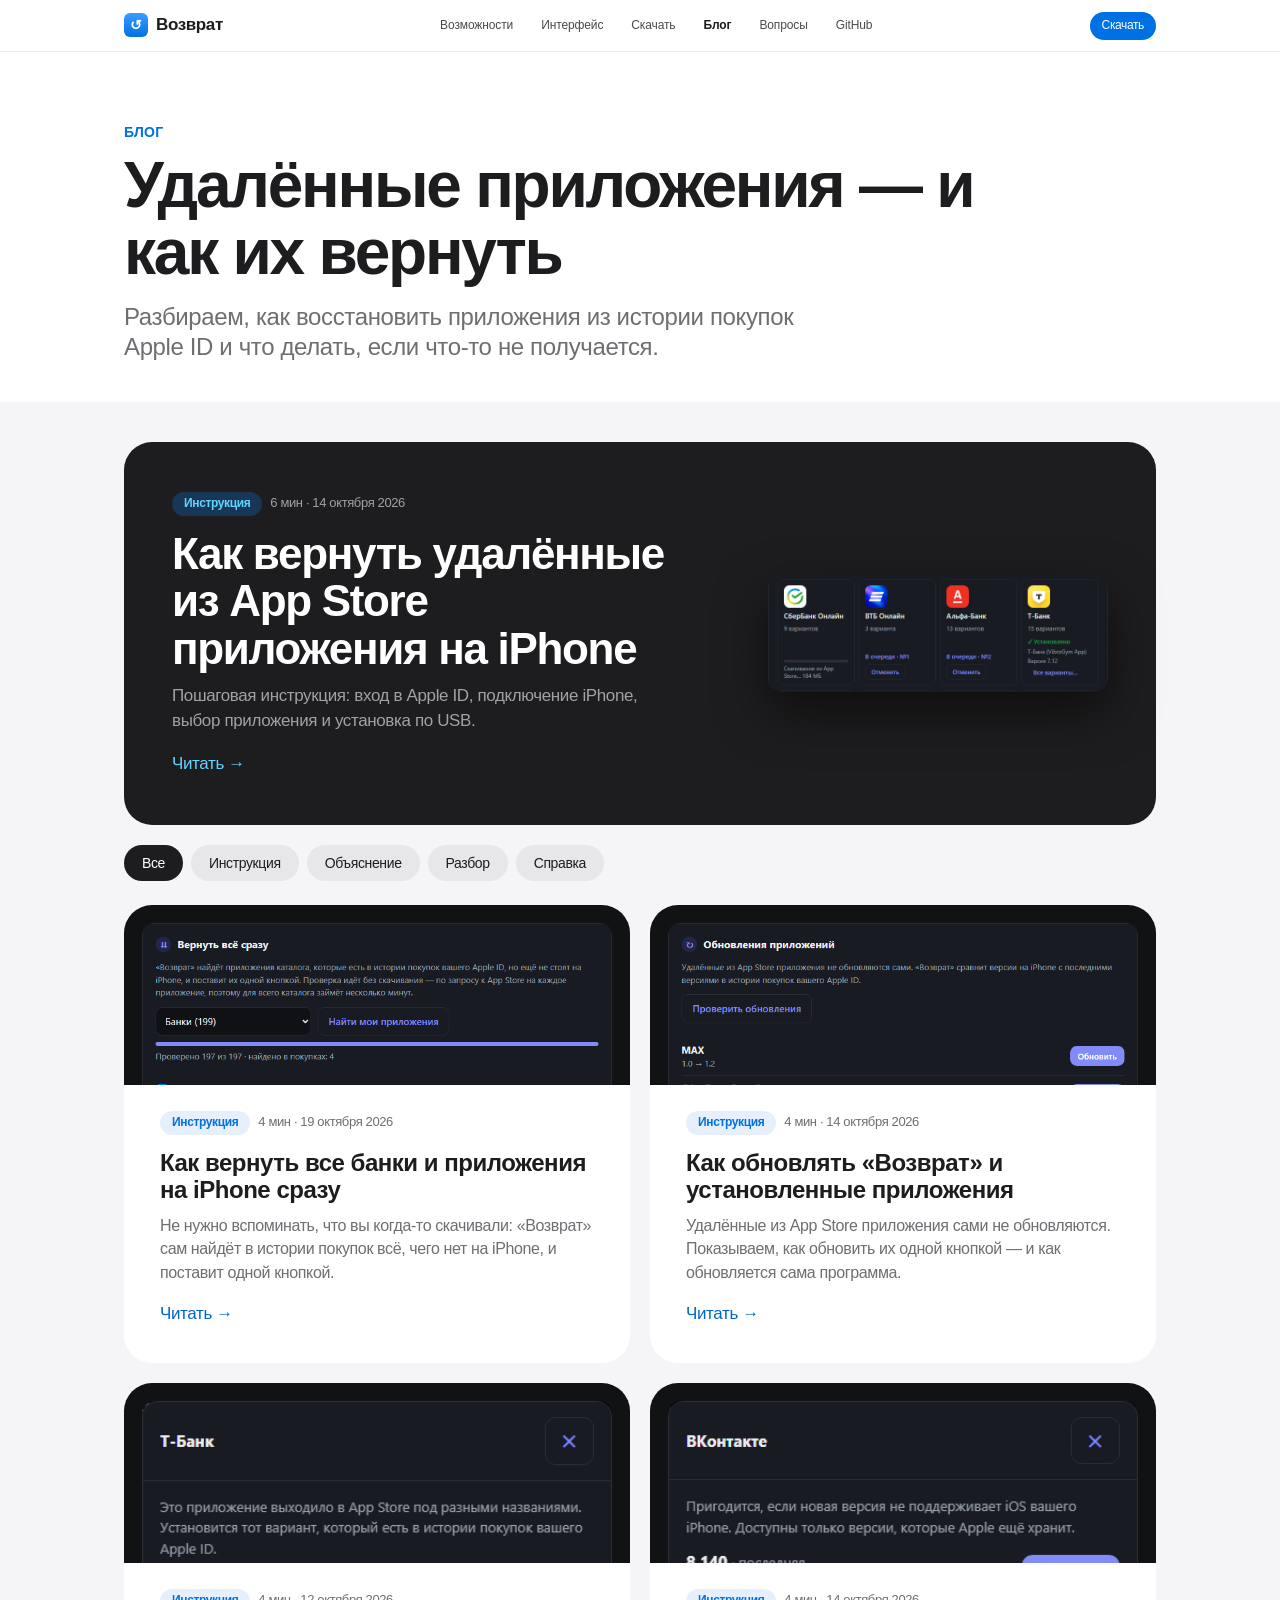
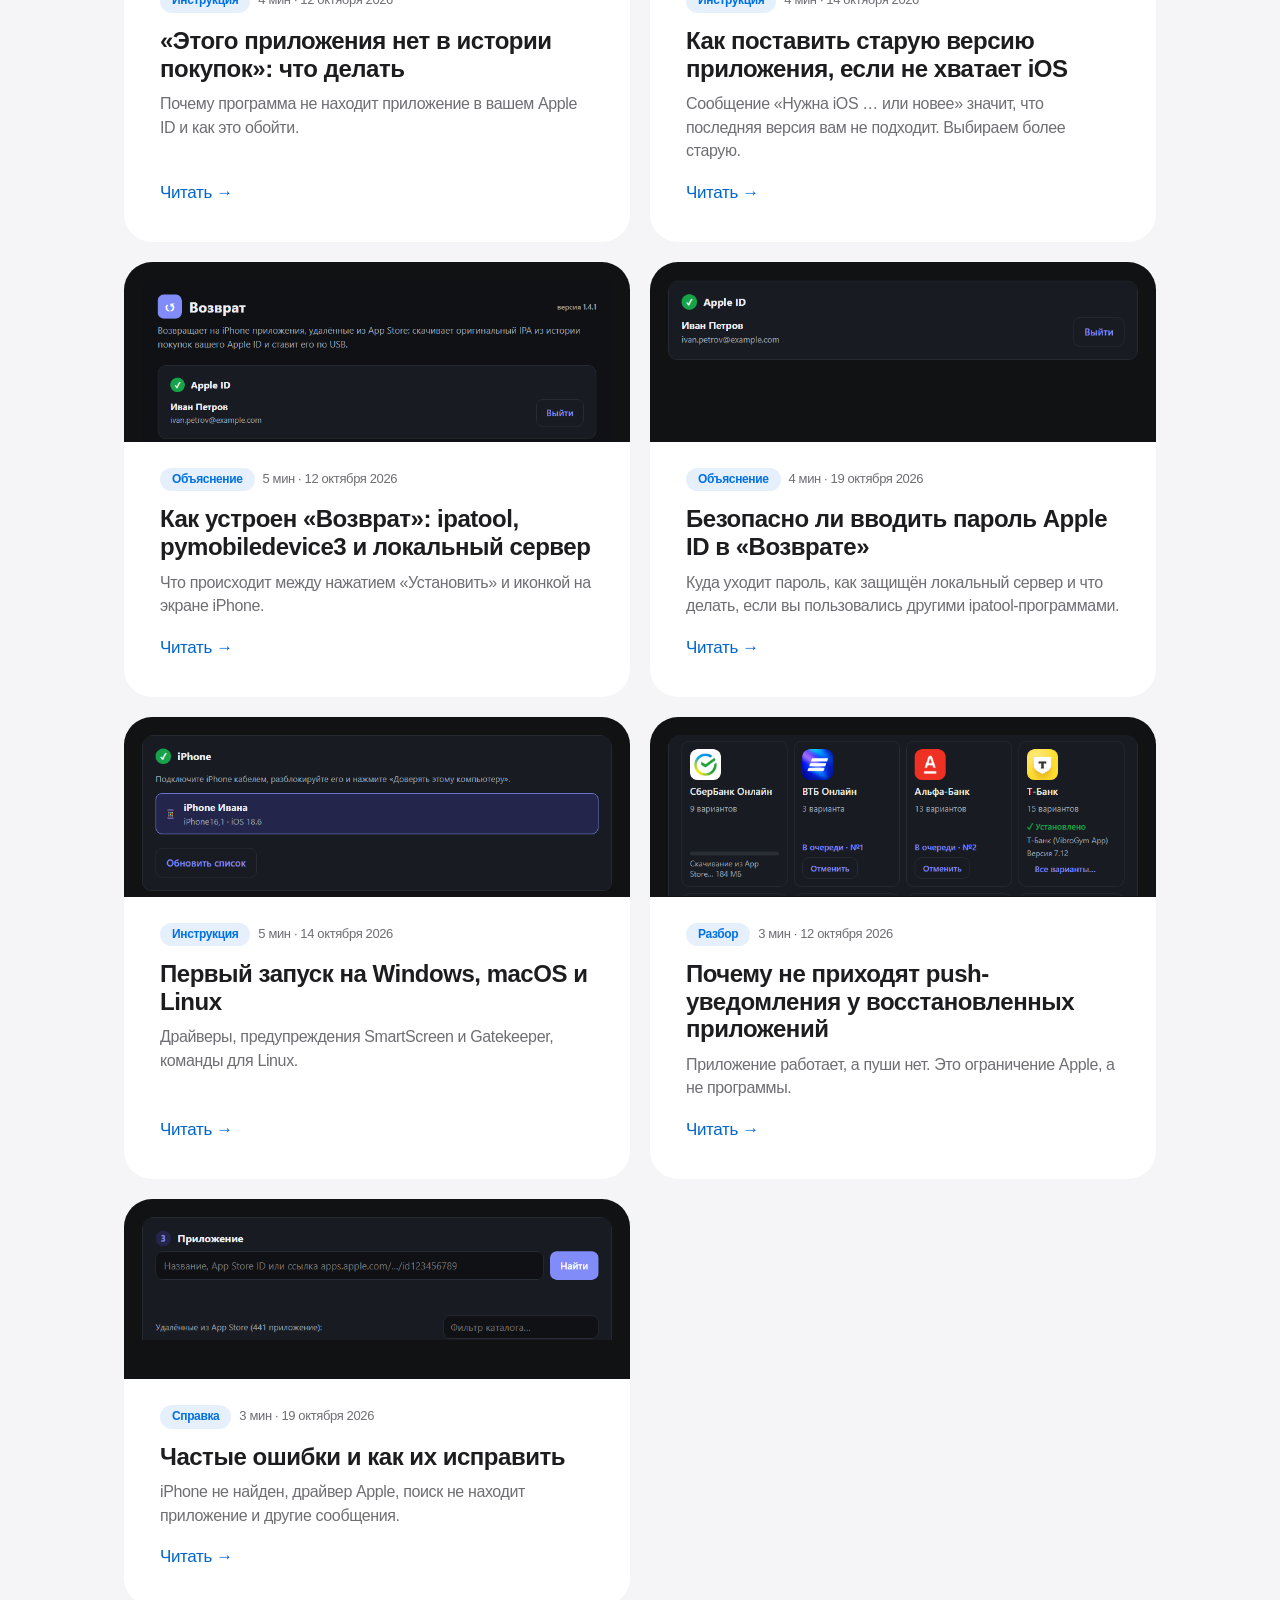
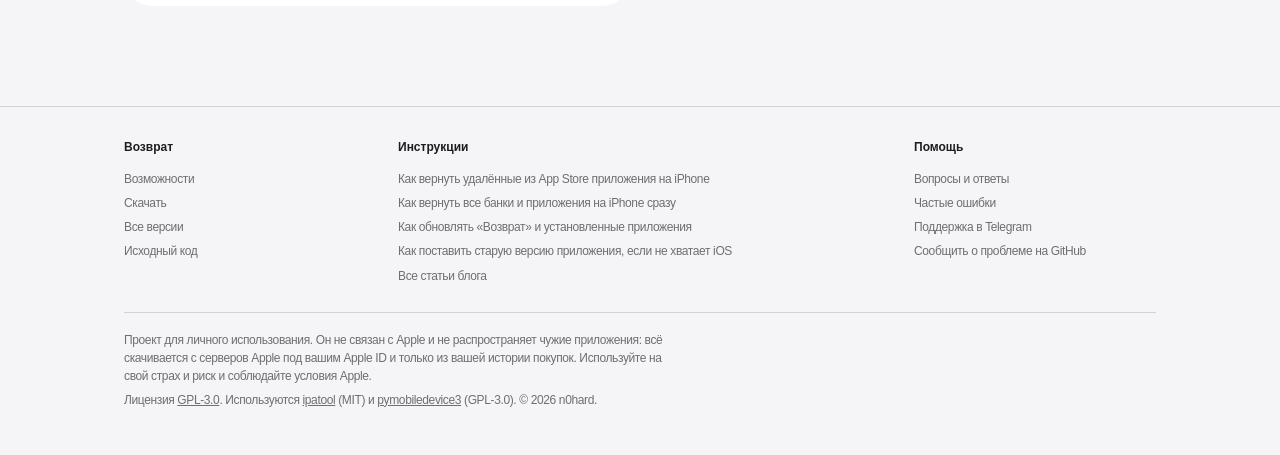
<file: cite/blog/index.html>
<!doctype html>
<html lang="ru">
<head>
  <meta charset="UTF-8" />
  <meta name="viewport" content="width=device-width, initial-scale=1" />
  <title>Блог — Возврат</title>
  <meta name="description" content="Как вернуть удалённые из App Store приложения на iPhone: инструкции, разборы и ответы на частые вопросы." />
  <meta name="robots" content="index, follow, max-image-preview:large" />
  <meta name="theme-color" content="#ffffff" />
  <link rel="canonical" href="https://vozvratapp.ru/blog/" />
  <link rel="icon" type="image/png" sizes="32x32" href="../favicon-32.png" />
  <link rel="icon" type="image/png" sizes="192x192" href="../favicon-192.png" />
  <link rel="apple-touch-icon" href="../apple-touch-icon.png" />
  <meta property="og:type" content="website" />
  <meta property="og:locale" content="ru_RU" />
  <meta property="og:site_name" content="Возврат" />
  <meta property="og:title" content="Блог — Возврат" />
  <meta property="og:description" content="Как вернуть удалённые из App Store приложения на iPhone: инструкции, разборы и ответы на частые вопросы." />
  <meta property="og:url" content="https://vozvratapp.ru/blog/" />
  <meta property="og:image" content="https://vozvratapp.ru/og-cover.jpg" />
  <meta property="og:image:width" content="1200" />
  <meta property="og:image:height" content="630" />
  <meta name="twitter:card" content="summary_large_image" />
  <link rel="stylesheet" href="../site.css" />
  <script type="application/ld+json">
  {"@context": "https://schema.org", "@graph": [{"@type": "Blog", "name": "Блог «Возврата»", "url": "https://vozvratapp.ru/blog/", "inLanguage": "ru", "blogPost": [{"@type": "BlogPosting", "headline": "Как вернуть удалённые из App Store приложения на iPhone", "url": "https://vozvratapp.ru/blog/kak-vernut-udalennye-prilozheniya/", "datePublished": "2026-10-12", "dateModified": "2026-10-14"}, {"@type": "BlogPosting", "headline": "Как вернуть все банки и приложения на iPhone сразу", "url": "https://vozvratapp.ru/blog/vernut-vse-srazu/", "datePublished": "2026-10-14", "dateModified": "2026-10-19"}, {"@type": "BlogPosting", "headline": "Как обновлять «Возврат» и установленные приложения", "url": "https://vozvratapp.ru/blog/obnovleniya/", "datePublished": "2026-10-13", "dateModified": "2026-10-14"}, {"@type": "BlogPosting", "headline": "«Этого приложения нет в истории покупок»: что делать", "url": "https://vozvratapp.ru/blog/ne-v-istorii-pokupok/", "datePublished": "2026-10-12", "dateModified": "2026-10-12"}, {"@type": "BlogPosting", "headline": "Как поставить старую версию приложения, если не хватает iOS", "url": "https://vozvratapp.ru/blog/staraya-versiya-prilozheniya/", "datePublished": "2026-10-12", "dateModified": "2026-10-14"}, {"@type": "BlogPosting", "headline": "Как устроен «Возврат»: ipatool, pymobiledevice3 и локальный сервер", "url": "https://vozvratapp.ru/blog/kak-eto-rabotaet/", "datePublished": "2026-10-12", "dateModified": "2026-10-12"}, {"@type": "BlogPosting", "headline": "Безопасно ли вводить пароль Apple ID в «Возврате»", "url": "https://vozvratapp.ru/blog/bezopasnost-apple-id/", "datePublished": "2026-10-12", "dateModified": "2026-10-19"}, {"@type": "BlogPosting", "headline": "Первый запуск на Windows, macOS и Linux", "url": "https://vozvratapp.ru/blog/ustanovka-windows-macos-linux/", "datePublished": "2026-10-12", "dateModified": "2026-10-14"}, {"@type": "BlogPosting", "headline": "Почему не приходят push-уведомления у восстановленных приложений", "url": "https://vozvratapp.ru/blog/ne-prihodyat-push/", "datePublished": "2026-10-12", "dateModified": "2026-10-12"}, {"@type": "BlogPosting", "headline": "Частые ошибки и как их исправить", "url": "https://vozvratapp.ru/blog/drugie-oshibki/", "datePublished": "2026-10-12", "dateModified": "2026-10-19"}]}, {"@type": "BreadcrumbList", "itemListElement": [{"@type": "ListItem", "position": 1, "name": "Возврат", "item": "https://vozvratapp.ru/"}, {"@type": "ListItem", "position": 2, "name": "Блог", "item": "https://vozvratapp.ru/blog/"}]}]}
  </script>
</head>
<body id="top">
  <header class="nav">
    <div class="wrap">
      <a class="brand" href="../" aria-label="Возврат — на главную"><span class="brand-ico" aria-hidden="true">↺</span>Возврат</a>
      <ul class="menu" id="menu">
        <li><a href="../#features">Возможности</a></li>
        <li><a href="../#screens">Интерфейс</a></li>
        <li><a href="../#download">Скачать</a></li>
        <li><a href="../blog/" class="active">Блог</a></li>
        <li><a href="../#faq">Вопросы</a></li>
        <li><a href="https://github.com/n0hard/back-to-iphone" target="_blank" rel="noopener noreferrer">GitHub</a></li>
      </ul>
      <div class="nav-cta">
        <a class="btn sm" href="../#download">Скачать</a>
        <button class="burger" id="burger" aria-label="Меню" aria-expanded="false" aria-controls="menu"><span></span><span></span></button>
      </div>
    </div>
  </header>
  <main>
    <section class="blog-hero"><div class="wrap">
      <p class="kicker">Блог</p>
      <h1>Удалённые приложения — и как их вернуть</h1>
      <p>Разбираем, как восстановить приложения из истории покупок Apple ID и что делать, если что-то не получается.</p>
    </div></section>
    <div class="blog-main"><div class="wrap">
      <a class="featured" href="kak-vernut-udalennye-prilozheniya/" data-tag="Инструкция">
        <div>
          <span class="tag">Инструкция</span><span class="meta">6 мин · 14 октября 2026</span>
          <h2>Как вернуть удалённые из App Store приложения на iPhone</h2>
          <p>Пошаговая инструкция: вход в Apple ID, подключение iPhone, выбор приложения и установка по USB.</p>
          <span class="go">Читать →</span>
        </div>
        <div class="art shot-art" aria-hidden="true"><img src="../img/queue-cards.png" width="728" height="250" alt="" /></div>
      </a>
      <div class="filters" role="group" aria-label="Фильтр по рубрикам"><button class="tab" type="button" data-f="all" aria-pressed="true">Все</button><button class="tab" type="button" data-f="Инструкция" aria-pressed="false">Инструкция</button><button class="tab" type="button" data-f="Объяснение" aria-pressed="false">Объяснение</button><button class="tab" type="button" data-f="Разбор" aria-pressed="false">Разбор</button><button class="tab" type="button" data-f="Справка" aria-pressed="false">Справка</button></div>
      <div class="cards">
        <a class="card" href="vernut-vse-srazu/" data-tag="Инструкция">
          <div class="cover"><img src="../img/restore-found.png" width="728" height="461" loading="lazy" alt="" /></div>
          <div><span class="tag">Инструкция</span><span class="meta">4 мин · 19 октября 2026</span></div>
          <h2>Как вернуть все банки и приложения на iPhone сразу</h2>
          <p>Не нужно вспоминать, что вы когда-то скачивали: «Возврат» сам найдёт в истории покупок всё, чего нет на iPhone, и поставит одной кнопкой.</p>
          <span class="go">Читать →</span>
        </a>
        <a class="card" href="obnovleniya/" data-tag="Инструкция">
          <div class="cover"><img src="../img/app-updates.png" width="728" height="368" loading="lazy" alt="" /></div>
          <div><span class="tag">Инструкция</span><span class="meta">4 мин · 14 октября 2026</span></div>
          <h2>Как обновлять «Возврат» и установленные приложения</h2>
          <p>Удалённые из App Store приложения сами не обновляются. Показываем, как обновить их одной кнопкой — и как обновляется сама программа.</p>
          <span class="go">Читать →</span>
        </a>
        <a class="card" href="ne-v-istorii-pokupok/" data-tag="Инструкция">
          <div class="cover"><img src="../img/modal-variants.png" width="440" height="880" loading="lazy" alt="" /></div>
          <div><span class="tag">Инструкция</span><span class="meta">4 мин · 12 октября 2026</span></div>
          <h2>«Этого приложения нет в истории покупок»: что делать</h2>
          <p>Почему программа не находит приложение в вашем Apple ID и как это обойти.</p>
          <span class="go">Читать →</span>
        </a>
        <a class="card" href="staraya-versiya-prilozheniya/" data-tag="Инструкция">
          <div class="cover"><img src="../img/modal-versions.png" width="440" height="815" loading="lazy" alt="" /></div>
          <div><span class="tag">Инструкция</span><span class="meta">4 мин · 14 октября 2026</span></div>
          <h2>Как поставить старую версию приложения, если не хватает iOS</h2>
          <p>Сообщение «Нужна iOS … или новее» значит, что последняя версия вам не подходит. Выбираем более старую.</p>
          <span class="go">Читать →</span>
        </a>
        <a class="card" href="kak-eto-rabotaet/" data-tag="Объяснение">
          <div class="cover"><img src="../img/main.png" width="780" height="1100" loading="lazy" alt="" /></div>
          <div><span class="tag">Объяснение</span><span class="meta">5 мин · 12 октября 2026</span></div>
          <h2>Как устроен «Возврат»: ipatool, pymobiledevice3 и локальный сервер</h2>
          <p>Что происходит между нажатием «Установить» и иконкой на экране iPhone.</p>
          <span class="go">Читать →</span>
        </a>
        <a class="card" href="bezopasnost-apple-id/" data-tag="Объяснение">
          <div class="cover"><img src="../img/step-appleid.png" width="728" height="124" loading="lazy" alt="" /></div>
          <div><span class="tag">Объяснение</span><span class="meta">4 мин · 19 октября 2026</span></div>
          <h2>Безопасно ли вводить пароль Apple ID в «Возврате»</h2>
          <p>Куда уходит пароль, как защищён локальный сервер и что делать, если вы пользовались другими ipatool-программами.</p>
          <span class="go">Читать →</span>
        </a>
        <a class="card" href="ustanovka-windows-macos-linux/" data-tag="Инструкция">
          <div class="cover"><img src="../img/step-iphone.png" width="728" height="242" loading="lazy" alt="" /></div>
          <div><span class="tag">Инструкция</span><span class="meta">5 мин · 14 октября 2026</span></div>
          <h2>Первый запуск на Windows, macOS и Linux</h2>
          <p>Драйверы, предупреждения SmartScreen и Gatekeeper, команды для Linux.</p>
          <span class="go">Читать →</span>
        </a>
        <a class="card" href="ne-prihodyat-push/" data-tag="Разбор">
          <div class="cover"><img src="../img/queue-cards.png" width="728" height="250" loading="lazy" alt="" /></div>
          <div><span class="tag">Разбор</span><span class="meta">3 мин · 12 октября 2026</span></div>
          <h2>Почему не приходят push-уведомления у восстановленных приложений</h2>
          <p>Приложение работает, а пуши нет. Это ограничение Apple, а не программы.</p>
          <span class="go">Читать →</span>
        </a>
        <a class="card" href="drugie-oshibki/" data-tag="Справка">
          <div class="cover"><img src="../img/step-search.png" width="728" height="190" loading="lazy" alt="" /></div>
          <div><span class="tag">Справка</span><span class="meta">3 мин · 19 октября 2026</span></div>
          <h2>Частые ошибки и как их исправить</h2>
          <p>iPhone не найден, драйвер Apple, поиск не находит приложение и другие сообщения.</p>
          <span class="go">Читать →</span>
        </a>
      </div>
      <p class="empty" id="empty" hidden>В этой рубрике пока нет статей.</p>
    </div></div>
  </main>
  <footer>
    <div class="wrap">
      <div class="foot-cols">
        <div class="foot-col"><h4>Возврат</h4>
          <a href="../#features">Возможности</a><a href="../#download">Скачать</a>
          <a href="https://github.com/n0hard/back-to-iphone/releases" target="_blank" rel="noopener noreferrer">Все версии</a><a href="https://github.com/n0hard/back-to-iphone" target="_blank" rel="noopener noreferrer">Исходный код</a></div>
        <div class="foot-col wide"><h4>Инструкции</h4><a href="../blog/kak-vernut-udalennye-prilozheniya/">Как вернуть удалённые из App Store приложения на iPhone</a><a href="../blog/vernut-vse-srazu/">Как вернуть все банки и приложения на iPhone сразу</a><a href="../blog/obnovleniya/">Как обновлять «Возврат» и установленные приложения</a><a href="../blog/staraya-versiya-prilozheniya/">Как поставить старую версию приложения, если не хватает iOS</a><a href="../blog/">Все статьи блога</a></div>
        <div class="foot-col"><h4>Помощь</h4>
          <a href="../#faq">Вопросы и ответы</a><a href="../blog/drugie-oshibki/">Частые ошибки</a>
          <a href="https://t.me/vzvrt_app" target="_blank" rel="noopener noreferrer">Поддержка в Telegram</a><a href="https://github.com/n0hard/back-to-iphone/issues" target="_blank" rel="noopener noreferrer">Сообщить о проблеме на GitHub</a></div>
      </div>
      <div class="foot-legal">
        <p>Проект для личного использования. Он не связан с Apple и не распространяет чужие приложения: всё скачивается с серверов Apple под вашим Apple ID и только из вашей истории покупок. Используйте на свой страх и риск и соблюдайте условия Apple.</p>
        <p>Лицензия <a href="https://github.com/n0hard/back-to-iphone/blob/main/LICENSE" target="_blank" rel="noopener noreferrer">GPL-3.0</a>. Используются <a href="https://github.com/majd/ipatool" target="_blank" rel="noopener noreferrer">ipatool</a> (MIT) и <a href="https://github.com/doronz88/pymobiledevice3" target="_blank" rel="noopener noreferrer">pymobiledevice3</a> (GPL-3.0). &copy; 2026 n0hard.</p>
      </div>
    </div>
  </footer>
  <script>
  (function () {
    var burger = document.getElementById('burger'), menu = document.getElementById('menu');
    function setMenu(o) { menu.classList.toggle('open', o); burger.setAttribute('aria-expanded', String(o)); }
    burger.addEventListener('click', function () { setMenu(!menu.classList.contains('open')); });
    Array.prototype.forEach.call(menu.querySelectorAll('a'), function (a) { a.addEventListener('click', function () { setMenu(false); }); });
    document.addEventListener('keydown', function (e) { if (e.key === 'Escape') setMenu(false); });
    Array.prototype.forEach.call(document.querySelectorAll('.code'), function (box) {
      var btn = box.querySelector('.copy'); if (!btn) return;
      var txt = box.querySelector('span').textContent.trim();
      btn.addEventListener('click', function () {
        function ok() { btn.textContent = 'Скопировано'; btn.classList.add('done'); setTimeout(function () { btn.textContent = 'Копировать'; btn.classList.remove('done'); }, 1600); }
        function fb() { var ta = document.createElement('textarea'); ta.value = txt; ta.style.position = 'fixed'; ta.style.opacity = '0'; document.body.appendChild(ta); ta.select(); try { document.execCommand('copy'); ok(); } catch (e) { btn.textContent = 'Ошибка'; } document.body.removeChild(ta); }
        if (navigator.clipboard && window.isSecureContext) navigator.clipboard.writeText(txt).then(ok, fb); else fb();
      });
    });
    Array.prototype.forEach.call(document.querySelectorAll('.shot img'), function (img) {
      img.addEventListener('click', function () {
        var lb = document.createElement('div'); lb.className = 'lb'; lb.setAttribute('role', 'dialog'); lb.setAttribute('aria-label', img.alt);
        lb.innerHTML = '<img alt=""><button type="button" aria-label="Закрыть">✕</button>';
        lb.querySelector('img').src = img.src;
        function close() { document.removeEventListener('keydown', esc); lb.remove(); img.focus(); }
        function esc(e) { if (e.key === 'Escape') close(); }
        lb.addEventListener('click', close); document.addEventListener('keydown', esc);
        document.body.appendChild(lb); lb.querySelector('button').focus();
      });
    });
    var f = document.querySelectorAll('.filters [data-f]');
    if (f.length) {
      var items = document.querySelectorAll('[data-tag]'), empty = document.getElementById('empty');
      Array.prototype.forEach.call(f, function (b) {
        b.addEventListener('click', function () {
          Array.prototype.forEach.call(f, function (x) { x.setAttribute('aria-pressed', String(x === b)); });
          var v = b.getAttribute('data-f'), n = 0;
          Array.prototype.forEach.call(items, function (it) { var show = v === 'all' || it.getAttribute('data-tag') === v; it.hidden = !show; if (show) n++; });
          empty.hidden = n > 0;
        });
      });
    }
  })();
  </script>
</body>
</html>
</file>
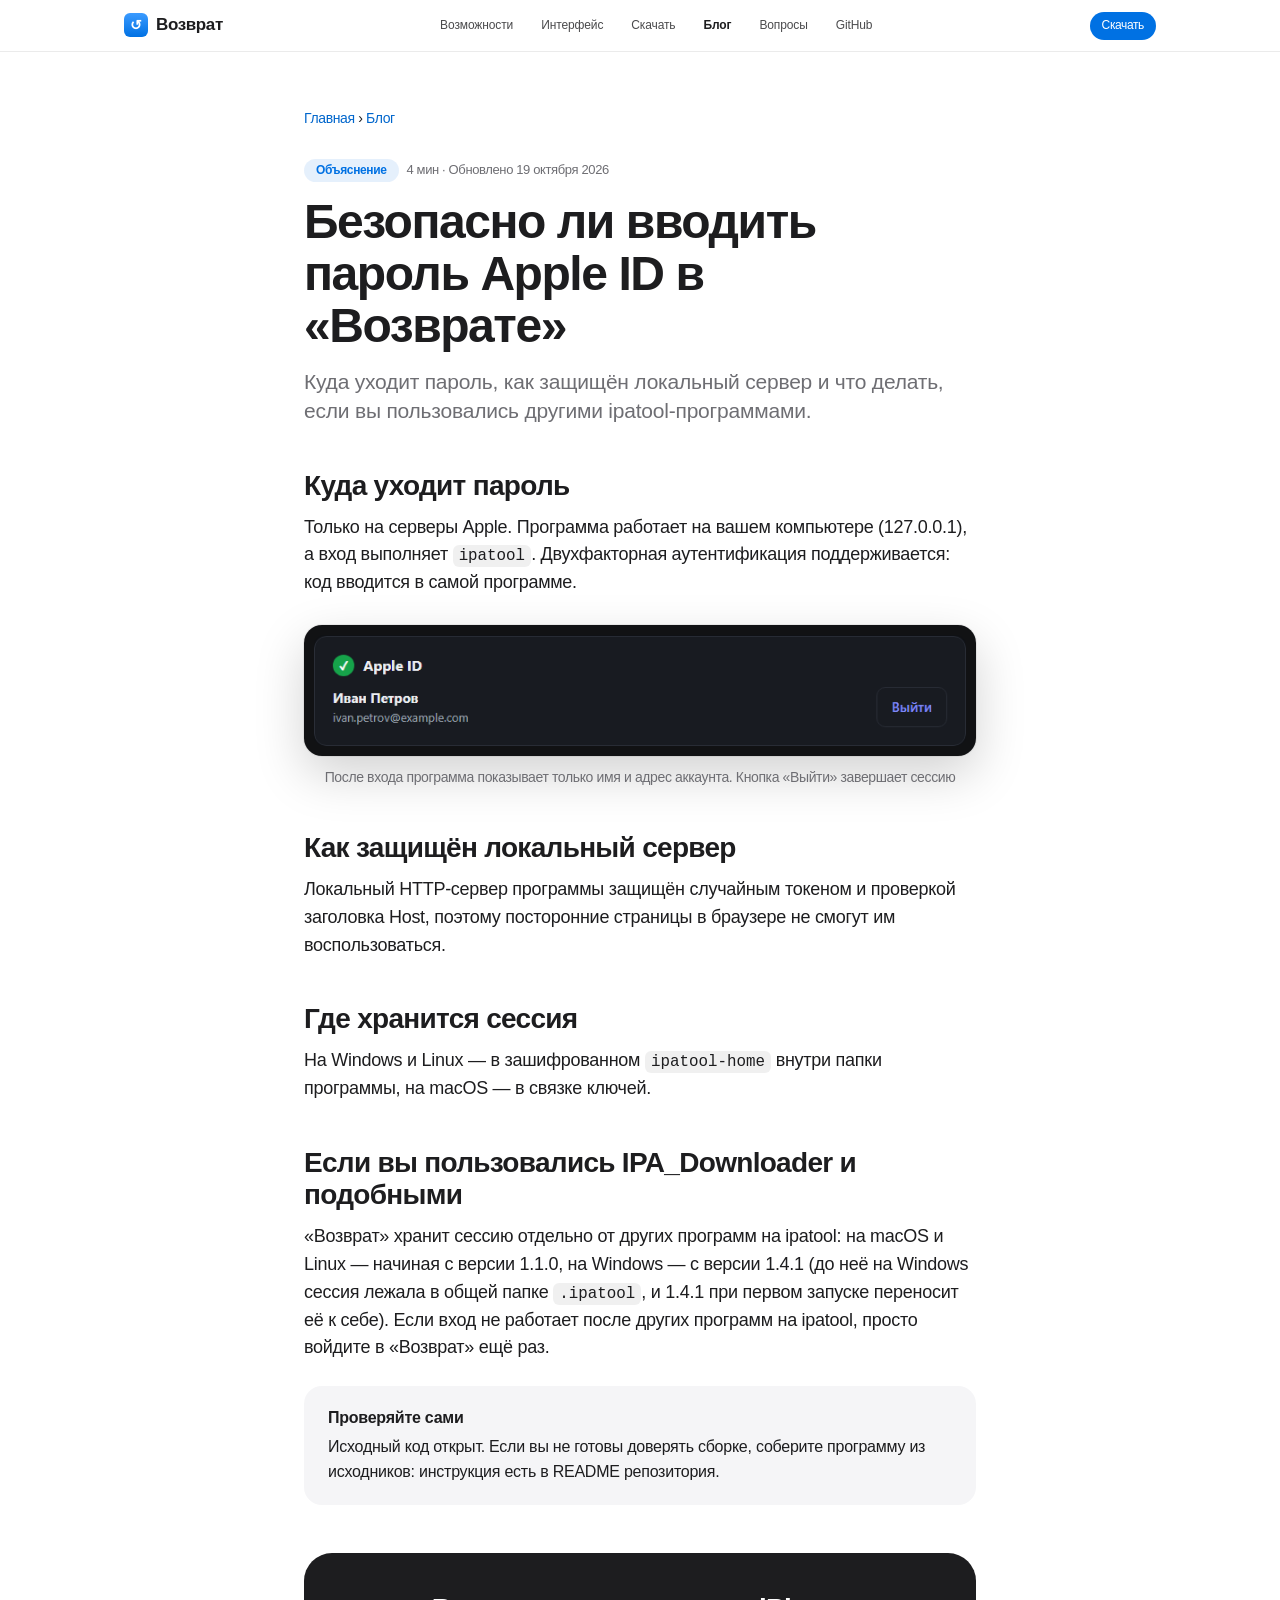
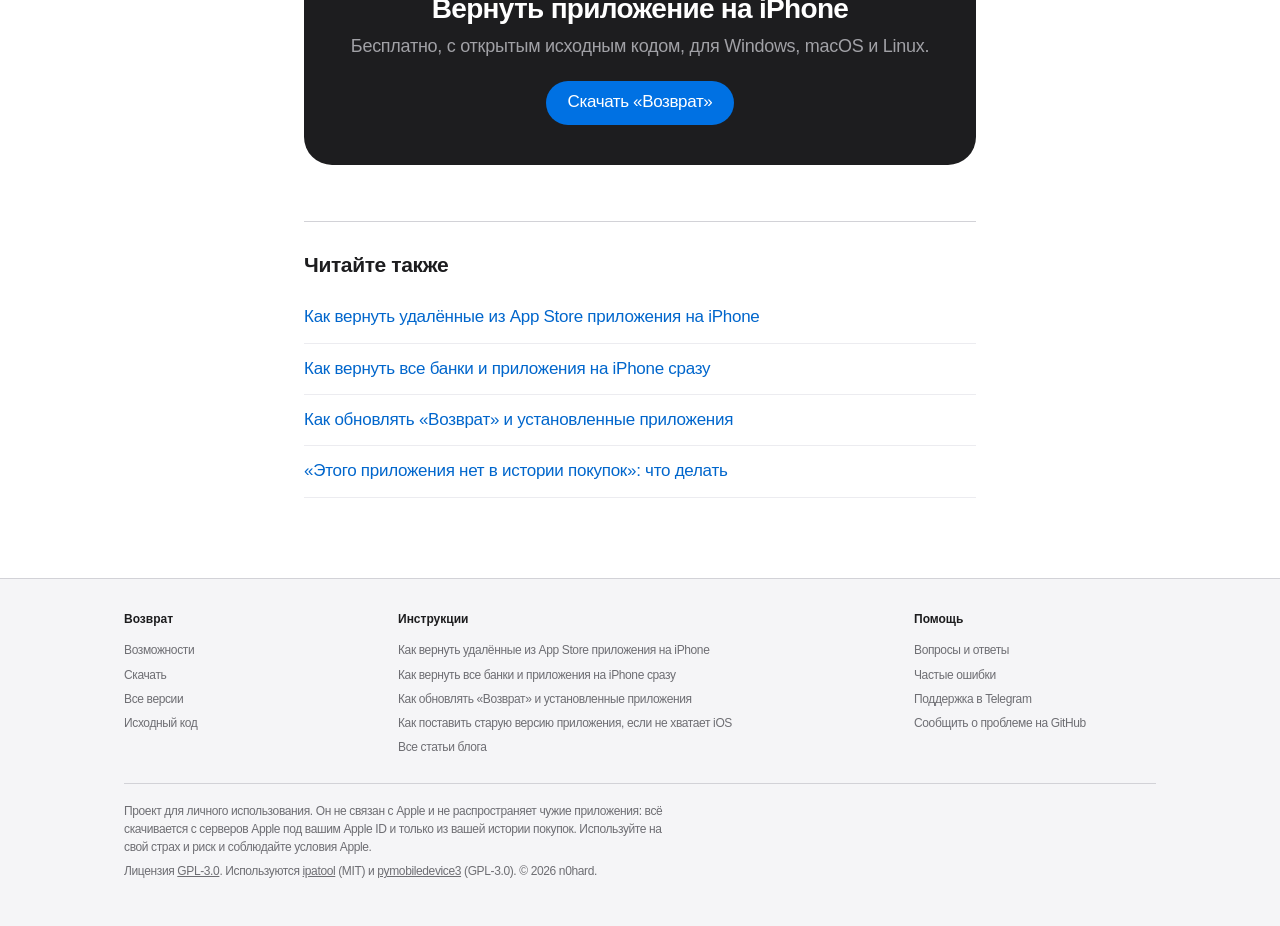
<file: cite/blog/bezopasnost-apple-id/index.html>
<!doctype html>
<html lang="ru">
<head>
  <meta charset="UTF-8" />
  <meta name="viewport" content="width=device-width, initial-scale=1" />
  <title>Безопасно ли вводить пароль Apple ID в «Возврате» — Возврат</title>
  <meta name="description" content="Куда уходит пароль, как защищён локальный сервер и что делать, если вы пользовались другими ipatool-программами." />
  <meta name="robots" content="index, follow, max-image-preview:large" />
  <meta name="theme-color" content="#ffffff" />
  <link rel="canonical" href="https://vozvratapp.ru/blog/bezopasnost-apple-id/" />
  <link rel="icon" type="image/png" sizes="32x32" href="../../favicon-32.png" />
  <link rel="icon" type="image/png" sizes="192x192" href="../../favicon-192.png" />
  <link rel="apple-touch-icon" href="../../apple-touch-icon.png" />
  <meta property="og:type" content="article" />
  <meta property="og:locale" content="ru_RU" />
  <meta property="og:site_name" content="Возврат" />
  <meta property="og:title" content="Безопасно ли вводить пароль Apple ID в «Возврате» — Возврат" />
  <meta property="og:description" content="Куда уходит пароль, как защищён локальный сервер и что делать, если вы пользовались другими ipatool-программами." />
  <meta property="og:url" content="https://vozvratapp.ru/blog/bezopasnost-apple-id/" />
  <meta property="og:image" content="https://vozvratapp.ru/og-cover.jpg" />
  <meta property="og:image:width" content="1200" />
  <meta property="og:image:height" content="630" />
  <meta name="twitter:card" content="summary_large_image" />
  <link rel="stylesheet" href="../../site.css" />
  <script type="application/ld+json">
  {"@context": "https://schema.org", "@graph": [{"@type": "Article", "headline": "Безопасно ли вводить пароль Apple ID в «Возврате»", "description": "Куда уходит пароль, как защищён локальный сервер и что делать, если вы пользовались другими ipatool-программами.", "inLanguage": "ru", "datePublished": "2026-10-12", "dateModified": "2026-10-19", "author": {"@type": "Person", "name": "n0hard", "url": "https://github.com/n0hard"}, "publisher": {"@type": "Person", "name": "n0hard", "url": "https://github.com/n0hard"}, "image": ["https://vozvratapp.ru/img/step-appleid.png"], "mainEntityOfPage": "https://vozvratapp.ru/blog/bezopasnost-apple-id/"}, {"@type": "BreadcrumbList", "itemListElement": [{"@type": "ListItem", "position": 1, "name": "Возврат", "item": "https://vozvratapp.ru/"}, {"@type": "ListItem", "position": 2, "name": "Блог", "item": "https://vozvratapp.ru/blog/"}, {"@type": "ListItem", "position": 3, "name": "Безопасно ли вводить пароль Apple ID в «Возврате»", "item": "https://vozvratapp.ru/blog/bezopasnost-apple-id/"}]}]}
  </script>
</head>
<body id="top">
  <header class="nav">
    <div class="wrap">
      <a class="brand" href="../../" aria-label="Возврат — на главную"><span class="brand-ico" aria-hidden="true">↺</span>Возврат</a>
      <ul class="menu" id="menu">
        <li><a href="../../#features">Возможности</a></li>
        <li><a href="../../#screens">Интерфейс</a></li>
        <li><a href="../../#download">Скачать</a></li>
        <li><a href="../../blog/" class="active">Блог</a></li>
        <li><a href="../../#faq">Вопросы</a></li>
        <li><a href="https://github.com/n0hard/back-to-iphone" target="_blank" rel="noopener noreferrer">GitHub</a></li>
      </ul>
      <div class="nav-cta">
        <a class="btn sm" href="../../#download">Скачать</a>
        <button class="burger" id="burger" aria-label="Меню" aria-expanded="false" aria-controls="menu"><span></span><span></span></button>
      </div>
    </div>
  </header>
  <main>
    <article class="article">
      <nav class="crumbs" aria-label="Навигация"><a href="../../">Главная</a> <span aria-hidden="true">›</span> <a href="../">Блог</a></nav>
      <span class="tag">Объяснение</span><span class="meta">4 мин · <time datetime="2026-10-19">Обновлено 19 октября 2026</time></span>
      <h1>Безопасно ли вводить пароль Apple ID в «Возврате»</h1>
      <p class="lede">Куда уходит пароль, как защищён локальный сервер и что делать, если вы пользовались другими ipatool-программами.</p>
      
<h2>Куда уходит пароль</h2>
<p>Только на серверы Apple. Программа работает на вашем компьютере (127.0.0.1), а вход выполняет <code>ipatool</code>. Двухфакторная аутентификация поддерживается: код вводится в самой программе.</p>
<figure class="shot"><div class="frame"><img src="../../img/step-appleid.png" width="728" height="124" loading="lazy" alt="После входа программа показывает только имя и адрес аккаунта. Кнопка «Выйти» завершает сессию" /></div><figcaption>После входа программа показывает только имя и адрес аккаунта. Кнопка «Выйти» завершает сессию</figcaption></figure>
<h2>Как защищён локальный сервер</h2>
<p>Локальный HTTP-сервер программы защищён случайным токеном и проверкой заголовка Host, поэтому посторонние страницы в браузере не смогут им воспользоваться.</p>
<h2>Где хранится сессия</h2>
<p>На Windows и Linux — в зашифрованном <code>ipatool-home</code> внутри папки программы, на macOS — в связке ключей.</p>
<h2>Если вы пользовались IPA_Downloader и подобными</h2>
<p>«Возврат» хранит сессию отдельно от других программ на ipatool: на macOS и Linux — начиная с версии 1.1.0, на Windows — с версии 1.4.1 (до неё на Windows сессия лежала в общей папке <code>.ipatool</code>, и 1.4.1 при первом запуске переносит её к себе). Если вход не работает после других программ на ipatool, просто войдите в «Возврат» ещё раз.</p>
<div class="callout"><p><strong>Проверяйте сами</strong>Исходный код открыт. Если вы не готовы доверять сборке, соберите программу из исходников: инструкция есть в README репозитория.</p></div>

      <div class="cta-box">
        <h2>Вернуть приложение на iPhone</h2>
        <p>Бесплатно, с открытым исходным кодом, для Windows, macOS и Linux.</p>
        <a class="btn" href="../../#download">Скачать «Возврат»</a>
      </div>
      <div class="related"><h3>Читайте также</h3><ul><li><a href="../kak-vernut-udalennye-prilozheniya/">Как вернуть удалённые из App Store приложения на iPhone</a></li><li><a href="../vernut-vse-srazu/">Как вернуть все банки и приложения на iPhone сразу</a></li><li><a href="../obnovleniya/">Как обновлять «Возврат» и установленные приложения</a></li><li><a href="../ne-v-istorii-pokupok/">«Этого приложения нет в истории покупок»: что делать</a></li></ul></div>
    </article>
  </main>
  <footer>
    <div class="wrap">
      <div class="foot-cols">
        <div class="foot-col"><h4>Возврат</h4>
          <a href="../../#features">Возможности</a><a href="../../#download">Скачать</a>
          <a href="https://github.com/n0hard/back-to-iphone/releases" target="_blank" rel="noopener noreferrer">Все версии</a><a href="https://github.com/n0hard/back-to-iphone" target="_blank" rel="noopener noreferrer">Исходный код</a></div>
        <div class="foot-col wide"><h4>Инструкции</h4><a href="../../blog/kak-vernut-udalennye-prilozheniya/">Как вернуть удалённые из App Store приложения на iPhone</a><a href="../../blog/vernut-vse-srazu/">Как вернуть все банки и приложения на iPhone сразу</a><a href="../../blog/obnovleniya/">Как обновлять «Возврат» и установленные приложения</a><a href="../../blog/staraya-versiya-prilozheniya/">Как поставить старую версию приложения, если не хватает iOS</a><a href="../../blog/">Все статьи блога</a></div>
        <div class="foot-col"><h4>Помощь</h4>
          <a href="../../#faq">Вопросы и ответы</a><a href="../../blog/drugie-oshibki/">Частые ошибки</a>
          <a href="https://t.me/vzvrt_app" target="_blank" rel="noopener noreferrer">Поддержка в Telegram</a><a href="https://github.com/n0hard/back-to-iphone/issues" target="_blank" rel="noopener noreferrer">Сообщить о проблеме на GitHub</a></div>
      </div>
      <div class="foot-legal">
        <p>Проект для личного использования. Он не связан с Apple и не распространяет чужие приложения: всё скачивается с серверов Apple под вашим Apple ID и только из вашей истории покупок. Используйте на свой страх и риск и соблюдайте условия Apple.</p>
        <p>Лицензия <a href="https://github.com/n0hard/back-to-iphone/blob/main/LICENSE" target="_blank" rel="noopener noreferrer">GPL-3.0</a>. Используются <a href="https://github.com/majd/ipatool" target="_blank" rel="noopener noreferrer">ipatool</a> (MIT) и <a href="https://github.com/doronz88/pymobiledevice3" target="_blank" rel="noopener noreferrer">pymobiledevice3</a> (GPL-3.0). &copy; 2026 n0hard.</p>
      </div>
    </div>
  </footer>
  <script>
  (function () {
    var burger = document.getElementById('burger'), menu = document.getElementById('menu');
    function setMenu(o) { menu.classList.toggle('open', o); burger.setAttribute('aria-expanded', String(o)); }
    burger.addEventListener('click', function () { setMenu(!menu.classList.contains('open')); });
    Array.prototype.forEach.call(menu.querySelectorAll('a'), function (a) { a.addEventListener('click', function () { setMenu(false); }); });
    document.addEventListener('keydown', function (e) { if (e.key === 'Escape') setMenu(false); });
    Array.prototype.forEach.call(document.querySelectorAll('.code'), function (box) {
      var btn = box.querySelector('.copy'); if (!btn) return;
      var txt = box.querySelector('span').textContent.trim();
      btn.addEventListener('click', function () {
        function ok() { btn.textContent = 'Скопировано'; btn.classList.add('done'); setTimeout(function () { btn.textContent = 'Копировать'; btn.classList.remove('done'); }, 1600); }
        function fb() { var ta = document.createElement('textarea'); ta.value = txt; ta.style.position = 'fixed'; ta.style.opacity = '0'; document.body.appendChild(ta); ta.select(); try { document.execCommand('copy'); ok(); } catch (e) { btn.textContent = 'Ошибка'; } document.body.removeChild(ta); }
        if (navigator.clipboard && window.isSecureContext) navigator.clipboard.writeText(txt).then(ok, fb); else fb();
      });
    });
    Array.prototype.forEach.call(document.querySelectorAll('.shot img'), function (img) {
      img.addEventListener('click', function () {
        var lb = document.createElement('div'); lb.className = 'lb'; lb.setAttribute('role', 'dialog'); lb.setAttribute('aria-label', img.alt);
        lb.innerHTML = '<img alt=""><button type="button" aria-label="Закрыть">✕</button>';
        lb.querySelector('img').src = img.src;
        function close() { document.removeEventListener('keydown', esc); lb.remove(); img.focus(); }
        function esc(e) { if (e.key === 'Escape') close(); }
        lb.addEventListener('click', close); document.addEventListener('keydown', esc);
        document.body.appendChild(lb); lb.querySelector('button').focus();
      });
    });
    var f = document.querySelectorAll('.filters [data-f]');
    if (f.length) {
      var items = document.querySelectorAll('[data-tag]'), empty = document.getElementById('empty');
      Array.prototype.forEach.call(f, function (b) {
        b.addEventListener('click', function () {
          Array.prototype.forEach.call(f, function (x) { x.setAttribute('aria-pressed', String(x === b)); });
          var v = b.getAttribute('data-f'), n = 0;
          Array.prototype.forEach.call(items, function (it) { var show = v === 'all' || it.getAttribute('data-tag') === v; it.hidden = !show; if (show) n++; });
          empty.hidden = n > 0;
        });
      });
    }
  })();
  </script>
</body>
</html>
</file>
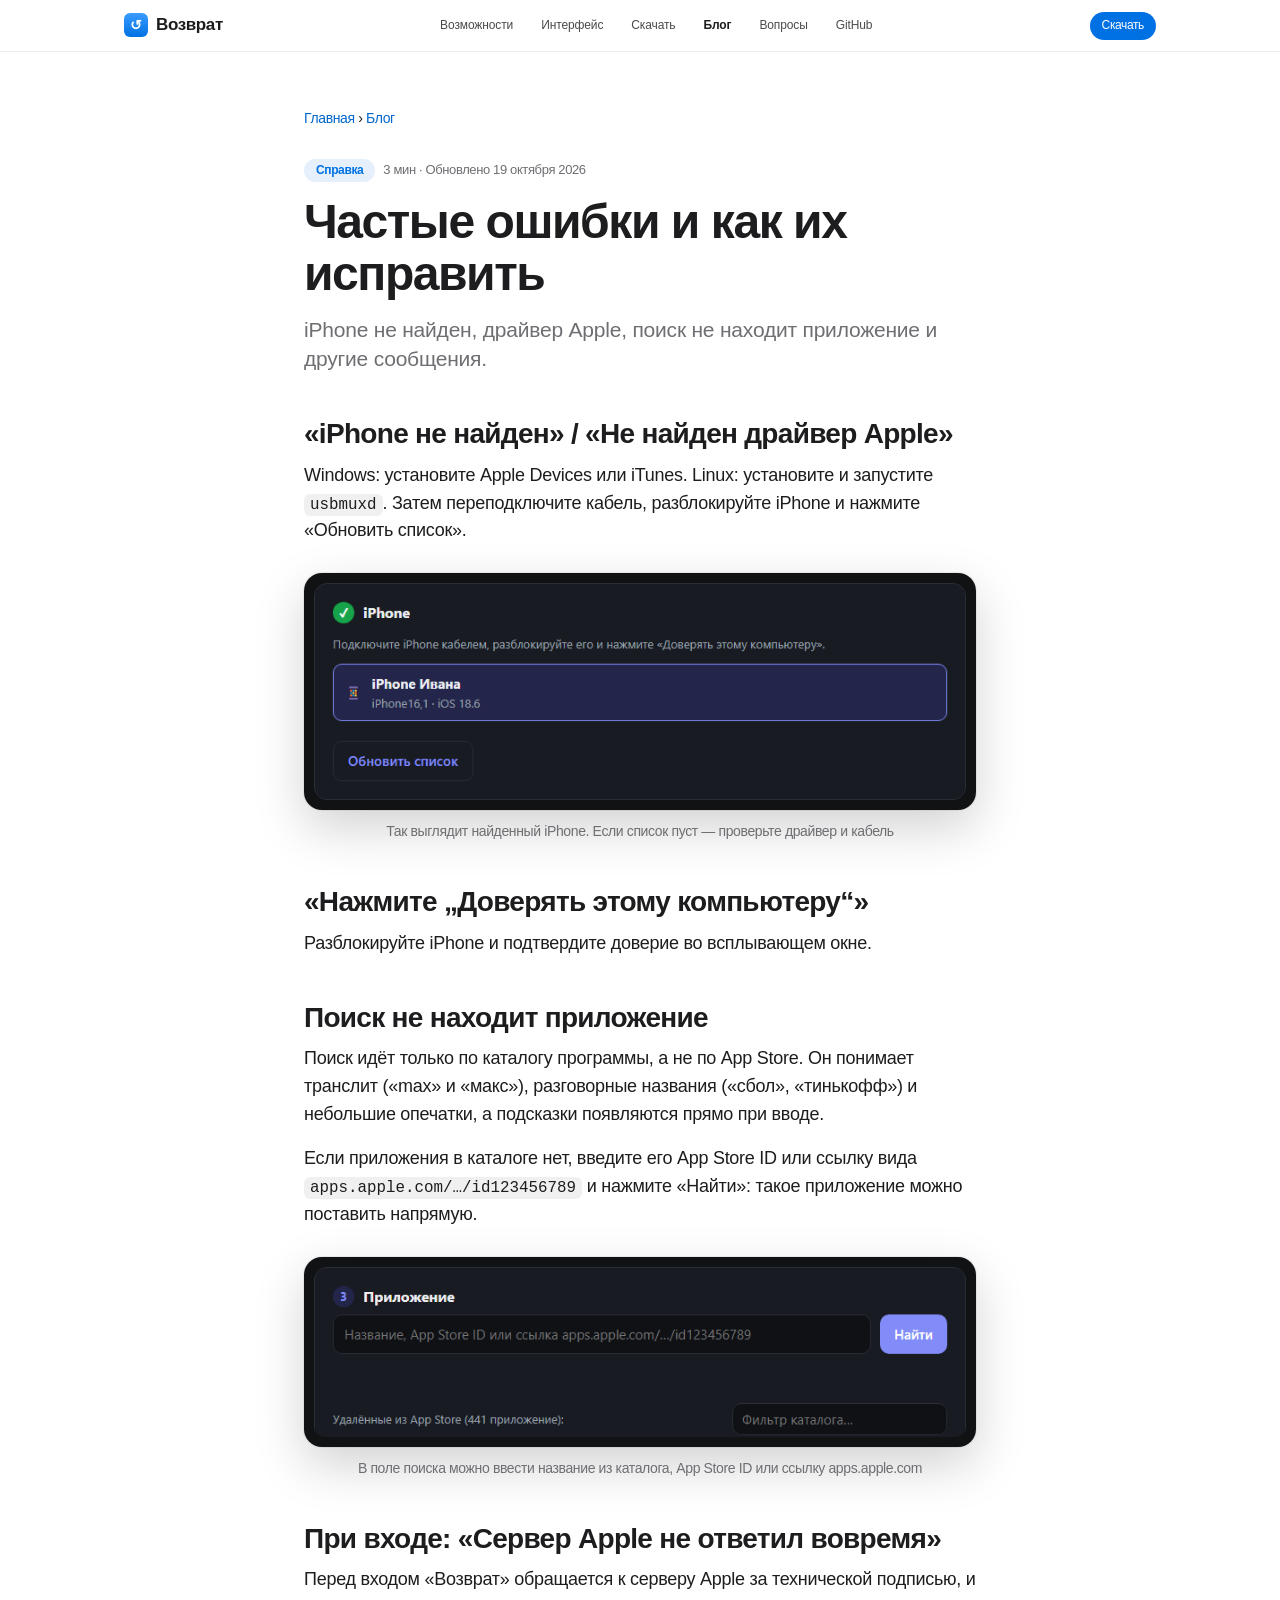
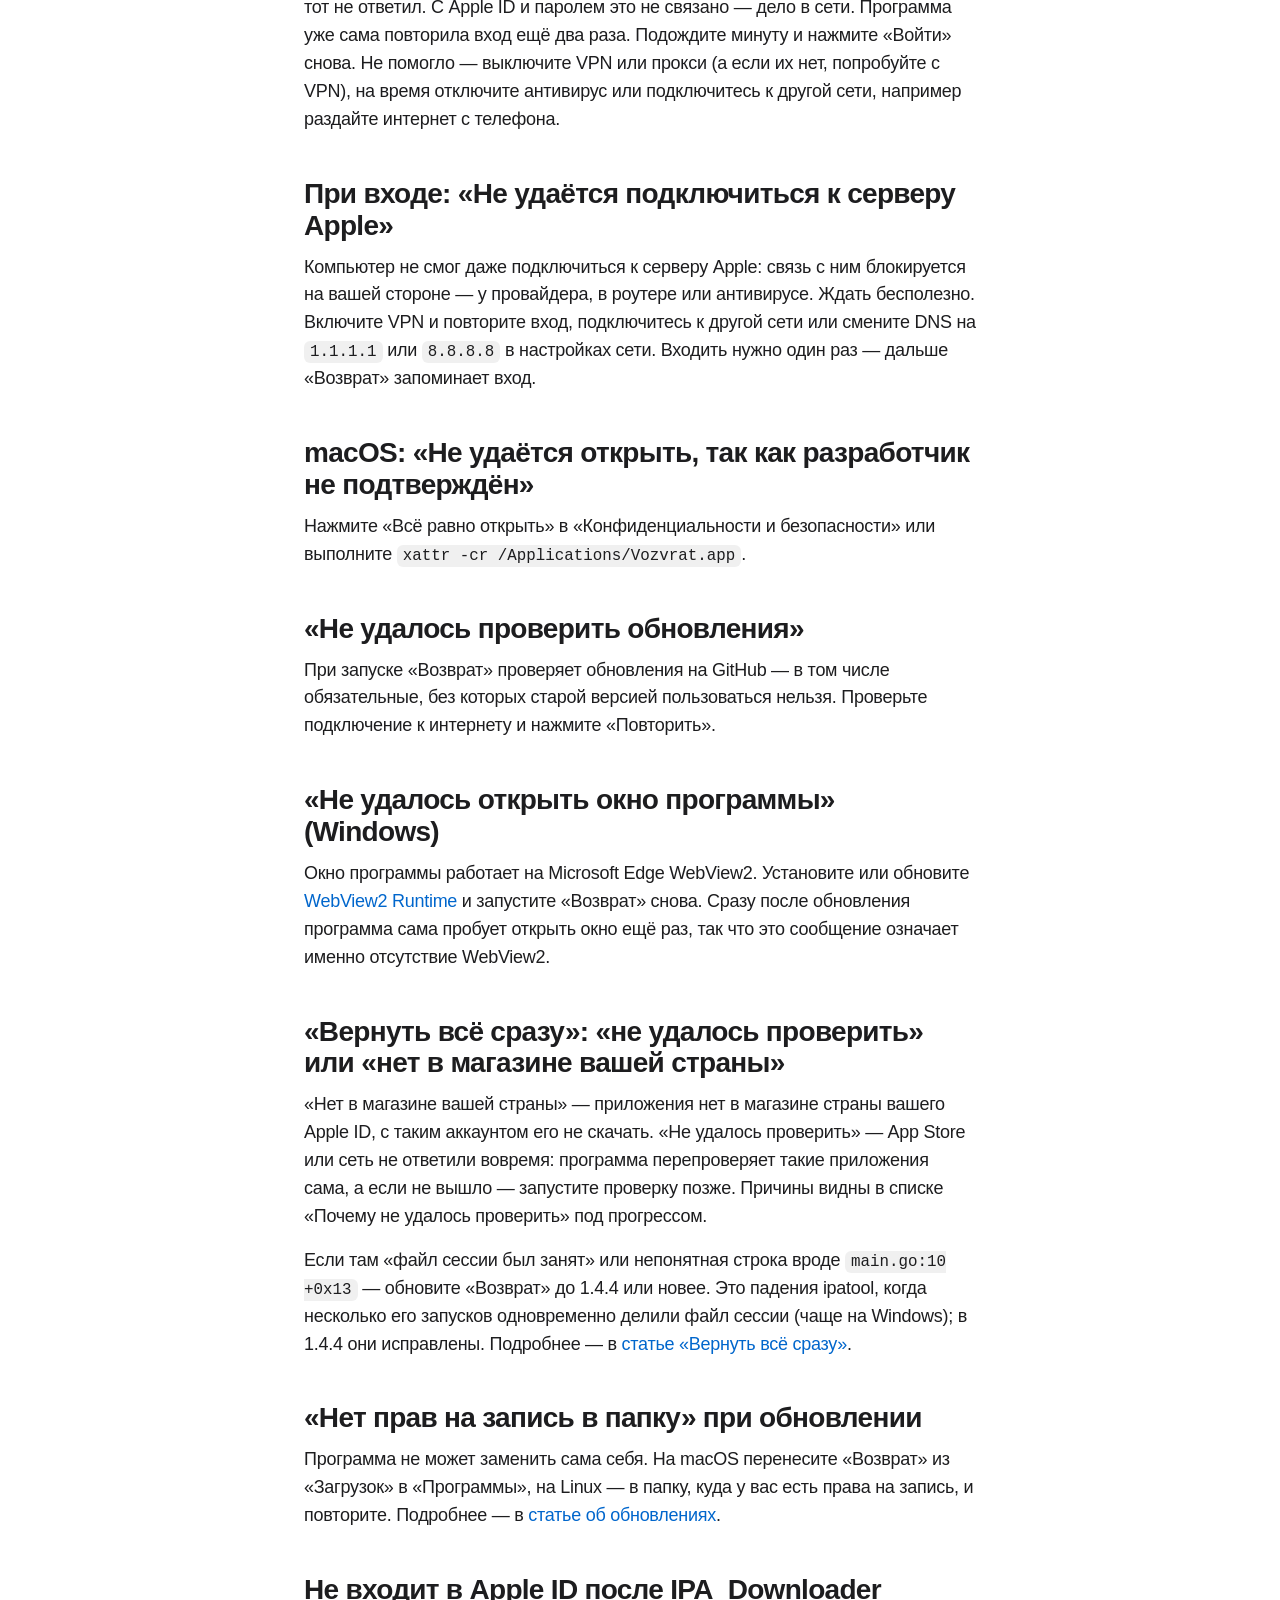
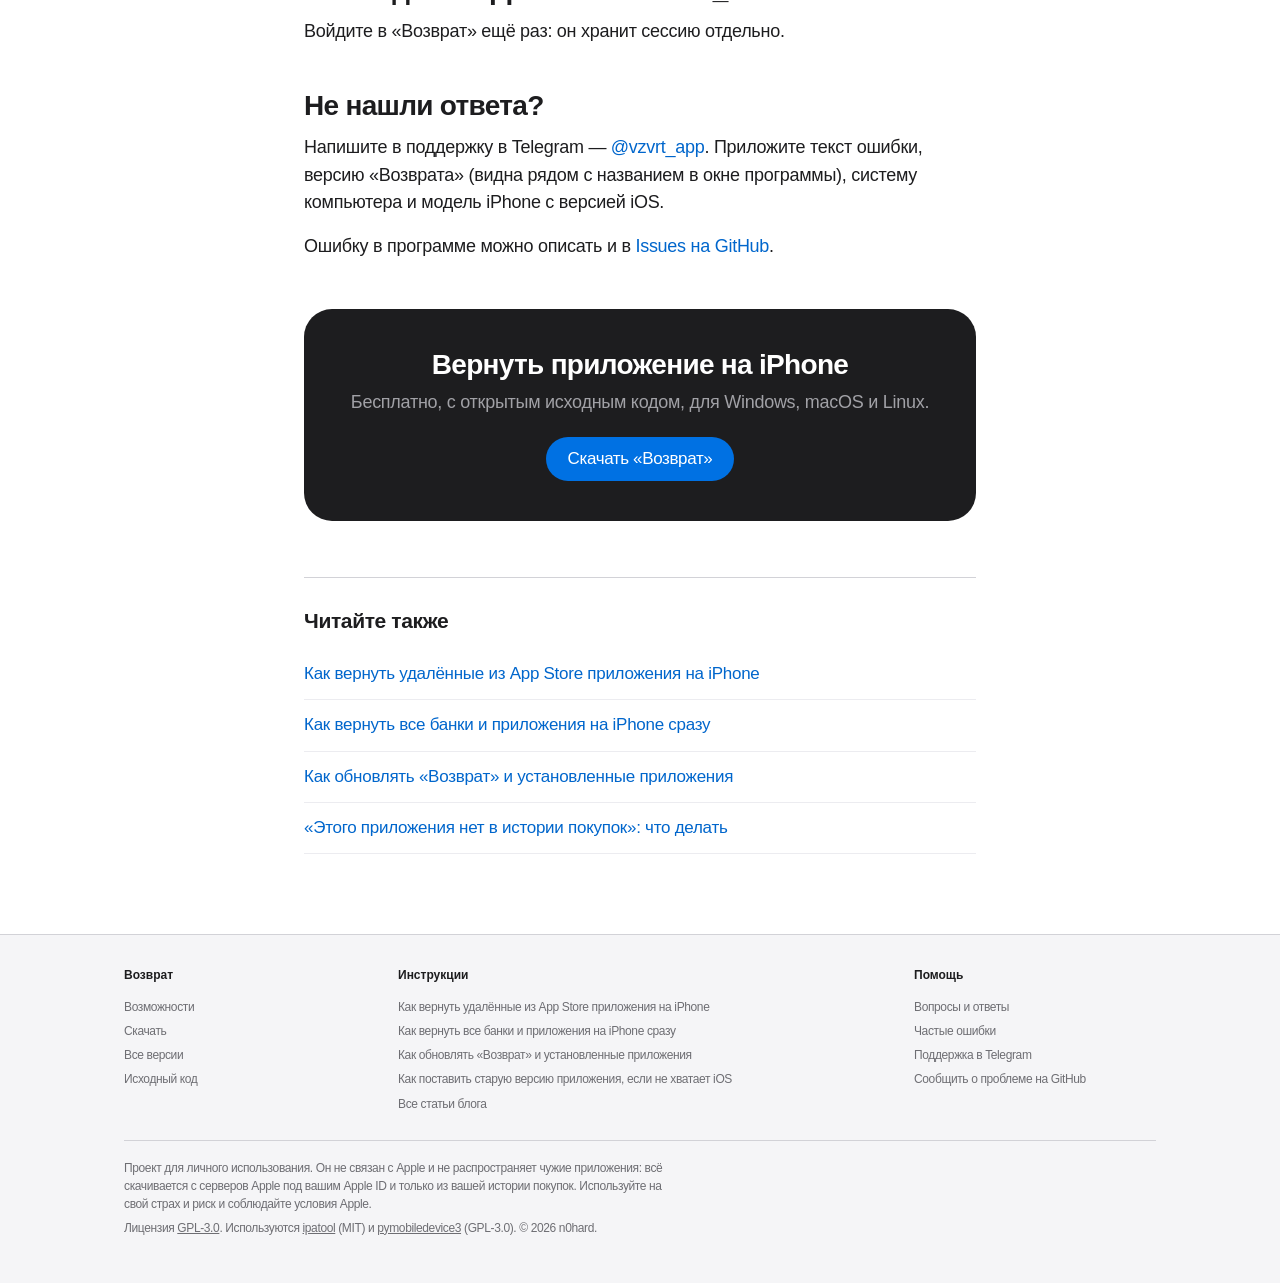
<file: cite/blog/drugie-oshibki/index.html>
<!doctype html>
<html lang="ru">
<head>
  <meta charset="UTF-8" />
  <meta name="viewport" content="width=device-width, initial-scale=1" />
  <title>Частые ошибки и как их исправить — Возврат</title>
  <meta name="description" content="iPhone не найден, драйвер Apple, поиск не находит приложение и другие сообщения." />
  <meta name="robots" content="index, follow, max-image-preview:large" />
  <meta name="theme-color" content="#ffffff" />
  <link rel="canonical" href="https://vozvratapp.ru/blog/drugie-oshibki/" />
  <link rel="icon" type="image/png" sizes="32x32" href="../../favicon-32.png" />
  <link rel="icon" type="image/png" sizes="192x192" href="../../favicon-192.png" />
  <link rel="apple-touch-icon" href="../../apple-touch-icon.png" />
  <meta property="og:type" content="article" />
  <meta property="og:locale" content="ru_RU" />
  <meta property="og:site_name" content="Возврат" />
  <meta property="og:title" content="Частые ошибки и как их исправить — Возврат" />
  <meta property="og:description" content="iPhone не найден, драйвер Apple, поиск не находит приложение и другие сообщения." />
  <meta property="og:url" content="https://vozvratapp.ru/blog/drugie-oshibki/" />
  <meta property="og:image" content="https://vozvratapp.ru/og-cover.jpg" />
  <meta property="og:image:width" content="1200" />
  <meta property="og:image:height" content="630" />
  <meta name="twitter:card" content="summary_large_image" />
  <link rel="stylesheet" href="../../site.css" />
  <script type="application/ld+json">
  {"@context": "https://schema.org", "@graph": [{"@type": "Article", "headline": "Частые ошибки и как их исправить", "description": "iPhone не найден, драйвер Apple, поиск не находит приложение и другие сообщения.", "inLanguage": "ru", "datePublished": "2026-10-12", "dateModified": "2026-10-19", "author": {"@type": "Person", "name": "n0hard", "url": "https://github.com/n0hard"}, "publisher": {"@type": "Person", "name": "n0hard", "url": "https://github.com/n0hard"}, "image": ["https://vozvratapp.ru/img/step-iphone.png", "https://vozvratapp.ru/img/step-search.png"], "mainEntityOfPage": "https://vozvratapp.ru/blog/drugie-oshibki/"}, {"@type": "BreadcrumbList", "itemListElement": [{"@type": "ListItem", "position": 1, "name": "Возврат", "item": "https://vozvratapp.ru/"}, {"@type": "ListItem", "position": 2, "name": "Блог", "item": "https://vozvratapp.ru/blog/"}, {"@type": "ListItem", "position": 3, "name": "Частые ошибки и как их исправить", "item": "https://vozvratapp.ru/blog/drugie-oshibki/"}]}]}
  </script>
</head>
<body id="top">
  <header class="nav">
    <div class="wrap">
      <a class="brand" href="../../" aria-label="Возврат — на главную"><span class="brand-ico" aria-hidden="true">↺</span>Возврат</a>
      <ul class="menu" id="menu">
        <li><a href="../../#features">Возможности</a></li>
        <li><a href="../../#screens">Интерфейс</a></li>
        <li><a href="../../#download">Скачать</a></li>
        <li><a href="../../blog/" class="active">Блог</a></li>
        <li><a href="../../#faq">Вопросы</a></li>
        <li><a href="https://github.com/n0hard/back-to-iphone" target="_blank" rel="noopener noreferrer">GitHub</a></li>
      </ul>
      <div class="nav-cta">
        <a class="btn sm" href="../../#download">Скачать</a>
        <button class="burger" id="burger" aria-label="Меню" aria-expanded="false" aria-controls="menu"><span></span><span></span></button>
      </div>
    </div>
  </header>
  <main>
    <article class="article">
      <nav class="crumbs" aria-label="Навигация"><a href="../../">Главная</a> <span aria-hidden="true">›</span> <a href="../">Блог</a></nav>
      <span class="tag">Справка</span><span class="meta">3 мин · <time datetime="2026-10-19">Обновлено 19 октября 2026</time></span>
      <h1>Частые ошибки и как их исправить</h1>
      <p class="lede">iPhone не найден, драйвер Apple, поиск не находит приложение и другие сообщения.</p>
      
<h2>«iPhone не найден» / «Не найден драйвер Apple»</h2>
<p>Windows: установите Apple Devices или iTunes. Linux: установите и запустите <code>usbmuxd</code>. Затем переподключите кабель, разблокируйте iPhone и нажмите «Обновить список».</p>
<figure class="shot"><div class="frame"><img src="../../img/step-iphone.png" width="728" height="242" loading="lazy" alt="Так выглядит найденный iPhone. Если список пуст — проверьте драйвер и кабель" /></div><figcaption>Так выглядит найденный iPhone. Если список пуст — проверьте драйвер и кабель</figcaption></figure>
<h2>«Нажмите „Доверять этому компьютеру“»</h2>
<p>Разблокируйте iPhone и подтвердите доверие во всплывающем окне.</p>
<h2>Поиск не находит приложение</h2>
<p>Поиск идёт только по каталогу программы, а не по App Store. Он понимает транслит («max» и «макс»), разговорные названия («сбол», «тинькофф») и небольшие опечатки, а подсказки появляются прямо при вводе.</p>
<p>Если приложения в каталоге нет, введите его App Store ID или ссылку вида <code>apps.apple.com/…/id123456789</code> и нажмите «Найти»: такое приложение можно поставить напрямую.</p>
<figure class="shot"><div class="frame"><img src="../../img/step-search.png" width="728" height="190" loading="lazy" alt="В поле поиска можно ввести название из каталога, App Store ID или ссылку apps.apple.com" /></div><figcaption>В поле поиска можно ввести название из каталога, App Store ID или ссылку apps.apple.com</figcaption></figure>
<h2>При входе: «Сервер Apple не ответил вовремя»</h2>
<p>Перед входом «Возврат» обращается к серверу Apple за технической подписью, и тот не ответил. С Apple ID и паролем это не связано — дело в сети. Программа уже сама повторила вход ещё два раза. Подождите минуту и нажмите «Войти» снова. Не помогло — выключите VPN или прокси (а если их нет, попробуйте с VPN), на время отключите антивирус или подключитесь к другой сети, например раздайте интернет с телефона.</p>
<h2>При входе: «Не удаётся подключиться к серверу Apple»</h2>
<p>Компьютер не смог даже подключиться к серверу Apple: связь с ним блокируется на вашей стороне — у провайдера, в роутере или антивирусе. Ждать бесполезно. Включите VPN и повторите вход, подключитесь к другой сети или смените DNS на <code>1.1.1.1</code> или <code>8.8.8.8</code> в настройках сети. Входить нужно один раз — дальше «Возврат» запоминает вход.</p>
<h2>macOS: «Не удаётся открыть, так как разработчик не подтверждён»</h2>
<p>Нажмите «Всё равно открыть» в «Конфиденциальности и безопасности» или выполните <code>xattr -cr /Applications/Vozvrat.app</code>.</p>
<h2>«Не удалось проверить обновления»</h2>
<p>При запуске «Возврат» проверяет обновления на GitHub — в том числе обязательные, без которых старой версией пользоваться нельзя. Проверьте подключение к интернету и нажмите «Повторить».</p>
<h2>«Не удалось открыть окно программы» (Windows)</h2>
<p>Окно программы работает на Microsoft Edge WebView2. Установите или обновите <a href="https://go.microsoft.com/fwlink/p/?LinkId=2124703" target="_blank" rel="noopener noreferrer">WebView2 Runtime</a> и запустите «Возврат» снова. Сразу после обновления программа сама пробует открыть окно ещё раз, так что это сообщение означает именно отсутствие WebView2.</p>
<h2>«Вернуть всё сразу»: «не удалось проверить» или «нет в магазине вашей страны»</h2>
<p>«Нет в магазине вашей страны» — приложения нет в магазине страны вашего Apple ID, с таким аккаунтом его не скачать. «Не удалось проверить» — App Store или сеть не ответили вовремя: программа перепроверяет такие приложения сама, а если не вышло — запустите проверку позже. Причины видны в списке «Почему не удалось проверить» под прогрессом.</p>
<p>Если там «файл сессии был занят» или непонятная строка вроде <code>main.go:10 +0x13</code> — обновите «Возврат» до 1.4.4 или новее. Это падения ipatool, когда несколько его запусков одновременно делили файл сессии (чаще на Windows); в 1.4.4 они исправлены. Подробнее — в <a href="../vernut-vse-srazu/">статье «Вернуть всё сразу»</a>.</p>
<h2>«Нет прав на запись в папку» при обновлении</h2>
<p>Программа не может заменить сама себя. На macOS перенесите «Возврат» из «Загрузок» в «Программы», на Linux — в папку, куда у вас есть права на запись, и повторите. Подробнее — в <a href="../obnovleniya/">статье об обновлениях</a>.</p>
<h2>Не входит в Apple ID после IPA_Downloader</h2>
<p>Войдите в «Возврат» ещё раз: он хранит сессию отдельно.</p>
<h2>Не нашли ответа?</h2>
<p>Напишите в поддержку в Telegram — <a href="https://t.me/vzvrt_app" target="_blank" rel="noopener noreferrer">@vzvrt_app</a>. Приложите текст ошибки, версию «Возврата» (видна рядом с названием в окне программы), систему компьютера и модель iPhone с версией iOS.</p>
<p>Ошибку в программе можно описать и в <a href="https://github.com/n0hard/back-to-iphone/issues" target="_blank" rel="noopener noreferrer">Issues на GitHub</a>.</p>

      <div class="cta-box">
        <h2>Вернуть приложение на iPhone</h2>
        <p>Бесплатно, с открытым исходным кодом, для Windows, macOS и Linux.</p>
        <a class="btn" href="../../#download">Скачать «Возврат»</a>
      </div>
      <div class="related"><h3>Читайте также</h3><ul><li><a href="../kak-vernut-udalennye-prilozheniya/">Как вернуть удалённые из App Store приложения на iPhone</a></li><li><a href="../vernut-vse-srazu/">Как вернуть все банки и приложения на iPhone сразу</a></li><li><a href="../obnovleniya/">Как обновлять «Возврат» и установленные приложения</a></li><li><a href="../ne-v-istorii-pokupok/">«Этого приложения нет в истории покупок»: что делать</a></li></ul></div>
    </article>
  </main>
  <footer>
    <div class="wrap">
      <div class="foot-cols">
        <div class="foot-col"><h4>Возврат</h4>
          <a href="../../#features">Возможности</a><a href="../../#download">Скачать</a>
          <a href="https://github.com/n0hard/back-to-iphone/releases" target="_blank" rel="noopener noreferrer">Все версии</a><a href="https://github.com/n0hard/back-to-iphone" target="_blank" rel="noopener noreferrer">Исходный код</a></div>
        <div class="foot-col wide"><h4>Инструкции</h4><a href="../../blog/kak-vernut-udalennye-prilozheniya/">Как вернуть удалённые из App Store приложения на iPhone</a><a href="../../blog/vernut-vse-srazu/">Как вернуть все банки и приложения на iPhone сразу</a><a href="../../blog/obnovleniya/">Как обновлять «Возврат» и установленные приложения</a><a href="../../blog/staraya-versiya-prilozheniya/">Как поставить старую версию приложения, если не хватает iOS</a><a href="../../blog/">Все статьи блога</a></div>
        <div class="foot-col"><h4>Помощь</h4>
          <a href="../../#faq">Вопросы и ответы</a><a href="../../blog/drugie-oshibki/">Частые ошибки</a>
          <a href="https://t.me/vzvrt_app" target="_blank" rel="noopener noreferrer">Поддержка в Telegram</a><a href="https://github.com/n0hard/back-to-iphone/issues" target="_blank" rel="noopener noreferrer">Сообщить о проблеме на GitHub</a></div>
      </div>
      <div class="foot-legal">
        <p>Проект для личного использования. Он не связан с Apple и не распространяет чужие приложения: всё скачивается с серверов Apple под вашим Apple ID и только из вашей истории покупок. Используйте на свой страх и риск и соблюдайте условия Apple.</p>
        <p>Лицензия <a href="https://github.com/n0hard/back-to-iphone/blob/main/LICENSE" target="_blank" rel="noopener noreferrer">GPL-3.0</a>. Используются <a href="https://github.com/majd/ipatool" target="_blank" rel="noopener noreferrer">ipatool</a> (MIT) и <a href="https://github.com/doronz88/pymobiledevice3" target="_blank" rel="noopener noreferrer">pymobiledevice3</a> (GPL-3.0). &copy; 2026 n0hard.</p>
      </div>
    </div>
  </footer>
  <script>
  (function () {
    var burger = document.getElementById('burger'), menu = document.getElementById('menu');
    function setMenu(o) { menu.classList.toggle('open', o); burger.setAttribute('aria-expanded', String(o)); }
    burger.addEventListener('click', function () { setMenu(!menu.classList.contains('open')); });
    Array.prototype.forEach.call(menu.querySelectorAll('a'), function (a) { a.addEventListener('click', function () { setMenu(false); }); });
    document.addEventListener('keydown', function (e) { if (e.key === 'Escape') setMenu(false); });
    Array.prototype.forEach.call(document.querySelectorAll('.code'), function (box) {
      var btn = box.querySelector('.copy'); if (!btn) return;
      var txt = box.querySelector('span').textContent.trim();
      btn.addEventListener('click', function () {
        function ok() { btn.textContent = 'Скопировано'; btn.classList.add('done'); setTimeout(function () { btn.textContent = 'Копировать'; btn.classList.remove('done'); }, 1600); }
        function fb() { var ta = document.createElement('textarea'); ta.value = txt; ta.style.position = 'fixed'; ta.style.opacity = '0'; document.body.appendChild(ta); ta.select(); try { document.execCommand('copy'); ok(); } catch (e) { btn.textContent = 'Ошибка'; } document.body.removeChild(ta); }
        if (navigator.clipboard && window.isSecureContext) navigator.clipboard.writeText(txt).then(ok, fb); else fb();
      });
    });
    Array.prototype.forEach.call(document.querySelectorAll('.shot img'), function (img) {
      img.addEventListener('click', function () {
        var lb = document.createElement('div'); lb.className = 'lb'; lb.setAttribute('role', 'dialog'); lb.setAttribute('aria-label', img.alt);
        lb.innerHTML = '<img alt=""><button type="button" aria-label="Закрыть">✕</button>';
        lb.querySelector('img').src = img.src;
        function close() { document.removeEventListener('keydown', esc); lb.remove(); img.focus(); }
        function esc(e) { if (e.key === 'Escape') close(); }
        lb.addEventListener('click', close); document.addEventListener('keydown', esc);
        document.body.appendChild(lb); lb.querySelector('button').focus();
      });
    });
    var f = document.querySelectorAll('.filters [data-f]');
    if (f.length) {
      var items = document.querySelectorAll('[data-tag]'), empty = document.getElementById('empty');
      Array.prototype.forEach.call(f, function (b) {
        b.addEventListener('click', function () {
          Array.prototype.forEach.call(f, function (x) { x.setAttribute('aria-pressed', String(x === b)); });
          var v = b.getAttribute('data-f'), n = 0;
          Array.prototype.forEach.call(items, function (it) { var show = v === 'all' || it.getAttribute('data-tag') === v; it.hidden = !show; if (show) n++; });
          empty.hidden = n > 0;
        });
      });
    }
  })();
  </script>
</body>
</html>
</file>
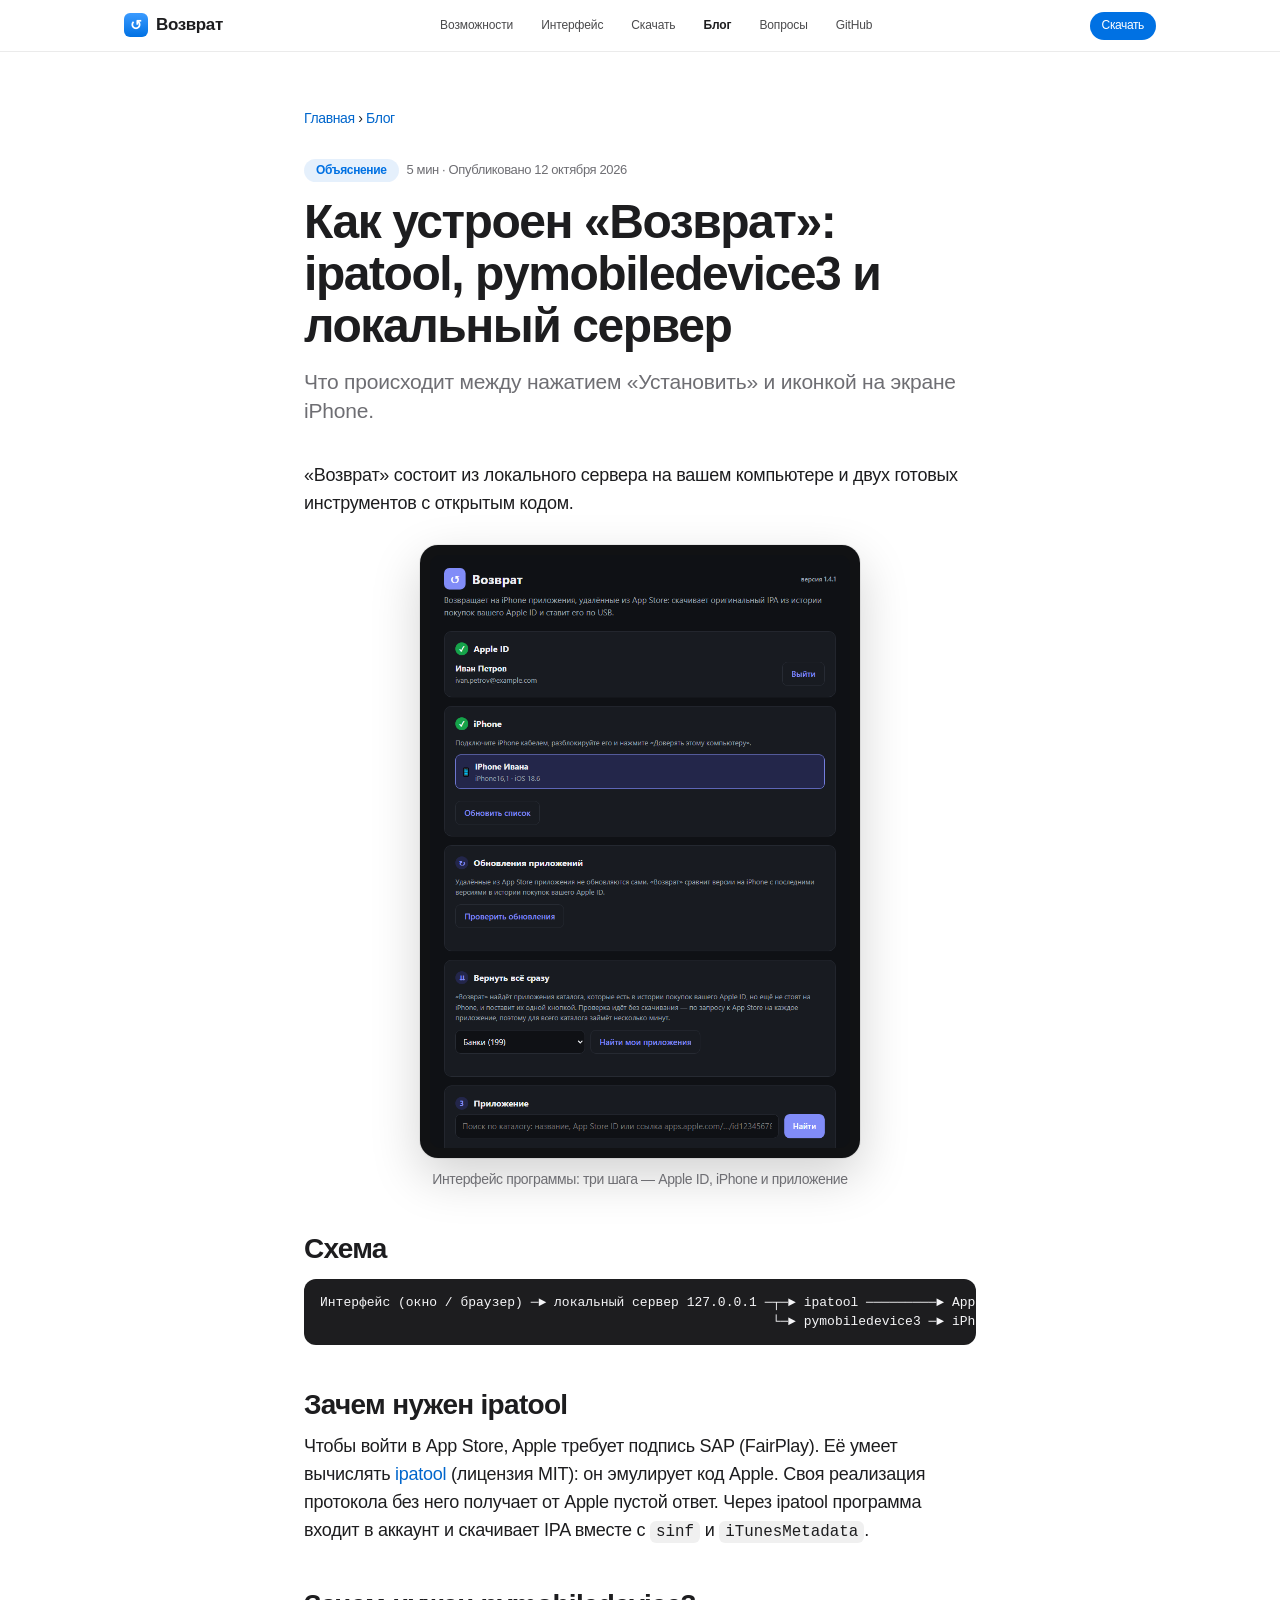
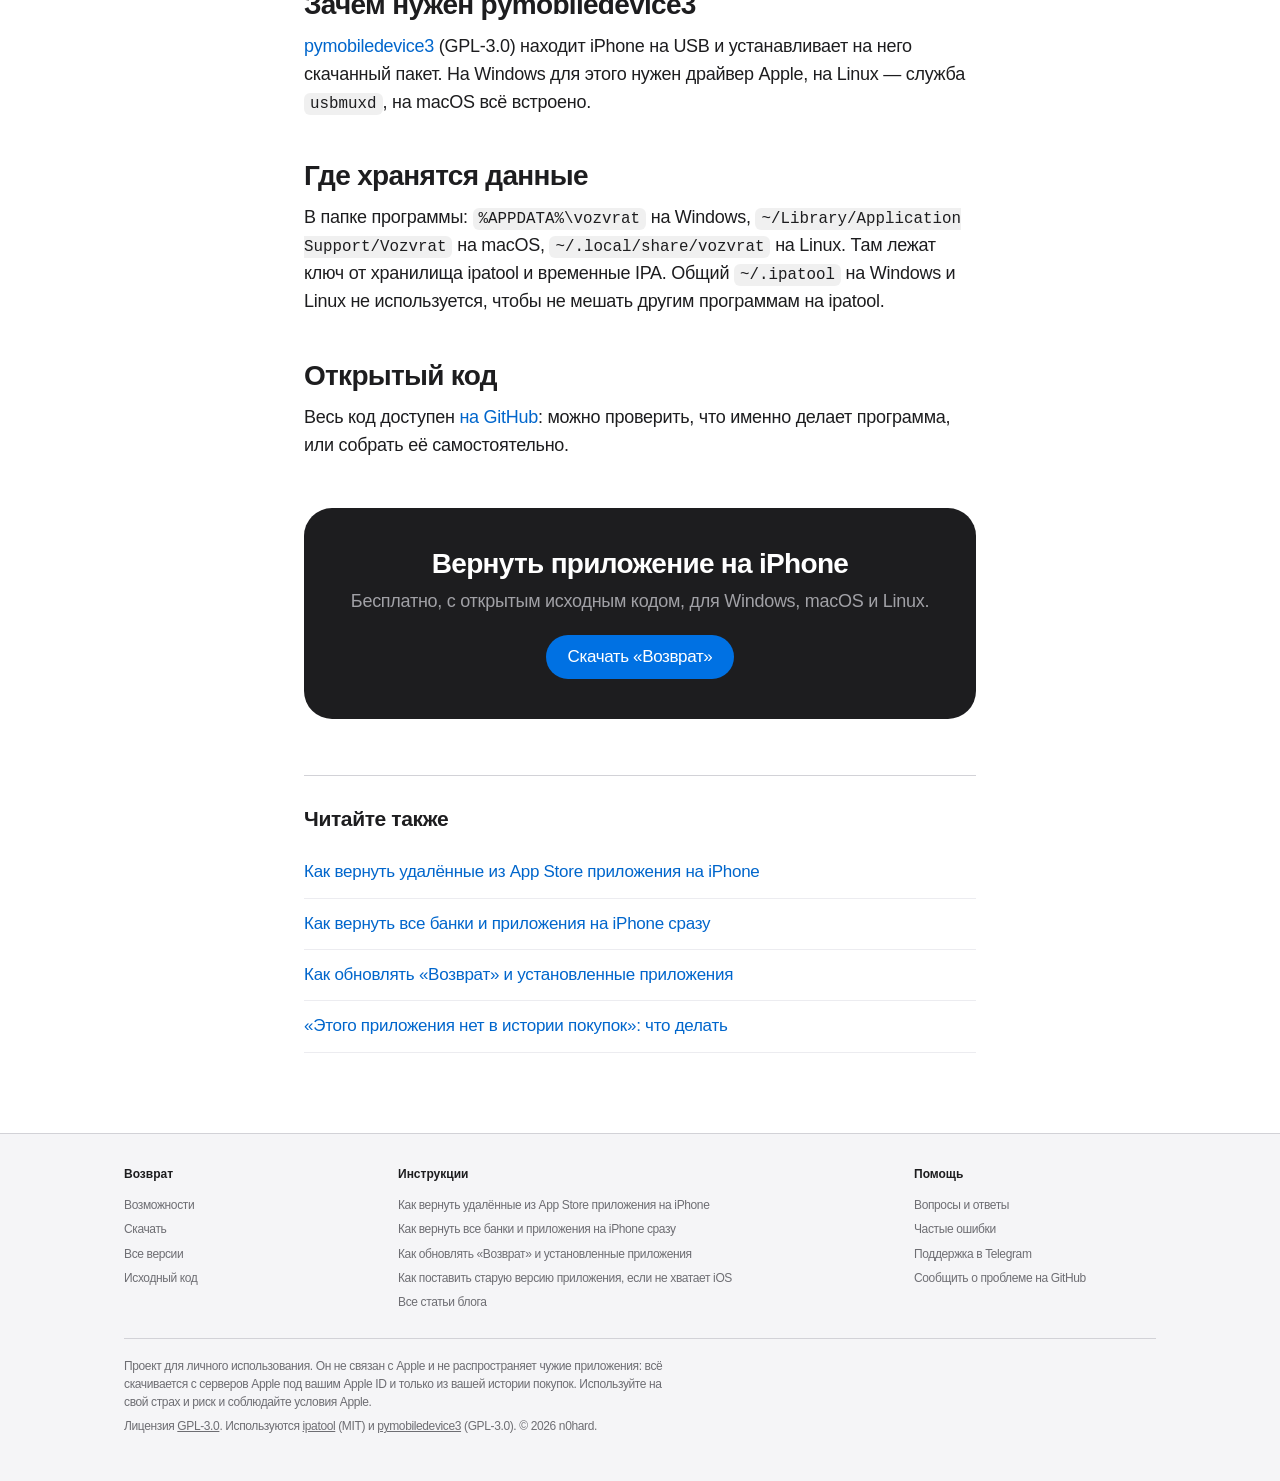
<file: cite/blog/kak-eto-rabotaet/index.html>
<!doctype html>
<html lang="ru">
<head>
  <meta charset="UTF-8" />
  <meta name="viewport" content="width=device-width, initial-scale=1" />
  <title>Как устроен «Возврат»: ipatool, pymobiledevice3 и локальный сервер — Возврат</title>
  <meta name="description" content="Что происходит между нажатием «Установить» и иконкой на экране iPhone." />
  <meta name="robots" content="index, follow, max-image-preview:large" />
  <meta name="theme-color" content="#ffffff" />
  <link rel="canonical" href="https://vozvratapp.ru/blog/kak-eto-rabotaet/" />
  <link rel="icon" type="image/png" sizes="32x32" href="../../favicon-32.png" />
  <link rel="icon" type="image/png" sizes="192x192" href="../../favicon-192.png" />
  <link rel="apple-touch-icon" href="../../apple-touch-icon.png" />
  <meta property="og:type" content="article" />
  <meta property="og:locale" content="ru_RU" />
  <meta property="og:site_name" content="Возврат" />
  <meta property="og:title" content="Как устроен «Возврат»: ipatool, pymobiledevice3 и локальный сервер — Возврат" />
  <meta property="og:description" content="Что происходит между нажатием «Установить» и иконкой на экране iPhone." />
  <meta property="og:url" content="https://vozvratapp.ru/blog/kak-eto-rabotaet/" />
  <meta property="og:image" content="https://vozvratapp.ru/og-cover.jpg" />
  <meta property="og:image:width" content="1200" />
  <meta property="og:image:height" content="630" />
  <meta name="twitter:card" content="summary_large_image" />
  <link rel="stylesheet" href="../../site.css" />
  <script type="application/ld+json">
  {"@context": "https://schema.org", "@graph": [{"@type": "Article", "headline": "Как устроен «Возврат»: ipatool, pymobiledevice3 и локальный сервер", "description": "Что происходит между нажатием «Установить» и иконкой на экране iPhone.", "inLanguage": "ru", "datePublished": "2026-10-12", "dateModified": "2026-10-12", "author": {"@type": "Person", "name": "n0hard", "url": "https://github.com/n0hard"}, "publisher": {"@type": "Person", "name": "n0hard", "url": "https://github.com/n0hard"}, "image": ["https://vozvratapp.ru/img/main.png"], "mainEntityOfPage": "https://vozvratapp.ru/blog/kak-eto-rabotaet/"}, {"@type": "BreadcrumbList", "itemListElement": [{"@type": "ListItem", "position": 1, "name": "Возврат", "item": "https://vozvratapp.ru/"}, {"@type": "ListItem", "position": 2, "name": "Блог", "item": "https://vozvratapp.ru/blog/"}, {"@type": "ListItem", "position": 3, "name": "Как устроен «Возврат»: ipatool, pymobiledevice3 и локальный сервер", "item": "https://vozvratapp.ru/blog/kak-eto-rabotaet/"}]}]}
  </script>
</head>
<body id="top">
  <header class="nav">
    <div class="wrap">
      <a class="brand" href="../../" aria-label="Возврат — на главную"><span class="brand-ico" aria-hidden="true">↺</span>Возврат</a>
      <ul class="menu" id="menu">
        <li><a href="../../#features">Возможности</a></li>
        <li><a href="../../#screens">Интерфейс</a></li>
        <li><a href="../../#download">Скачать</a></li>
        <li><a href="../../blog/" class="active">Блог</a></li>
        <li><a href="../../#faq">Вопросы</a></li>
        <li><a href="https://github.com/n0hard/back-to-iphone" target="_blank" rel="noopener noreferrer">GitHub</a></li>
      </ul>
      <div class="nav-cta">
        <a class="btn sm" href="../../#download">Скачать</a>
        <button class="burger" id="burger" aria-label="Меню" aria-expanded="false" aria-controls="menu"><span></span><span></span></button>
      </div>
    </div>
  </header>
  <main>
    <article class="article">
      <nav class="crumbs" aria-label="Навигация"><a href="../../">Главная</a> <span aria-hidden="true">›</span> <a href="../">Блог</a></nav>
      <span class="tag">Объяснение</span><span class="meta">5 мин · <time datetime="2026-10-12">Опубликовано 12 октября 2026</time></span>
      <h1>Как устроен «Возврат»: ipatool, pymobiledevice3 и локальный сервер</h1>
      <p class="lede">Что происходит между нажатием «Установить» и иконкой на экране iPhone.</p>
      
<p>«Возврат» состоит из локального сервера на вашем компьютере и двух готовых инструментов с открытым кодом.</p>
<figure class="shot narrow"><div class="frame"><img src="../../img/main.png" width="780" height="1100" loading="lazy" alt="Интерфейс программы: три шага — Apple ID, iPhone и приложение" /></div><figcaption>Интерфейс программы: три шага — Apple ID, iPhone и приложение</figcaption></figure>
<h2>Схема</h2>
<div class="code" style="padding-right:16px"><span>Интерфейс (окно / браузер) ─► локальный сервер 127.0.0.1 ─┬─► ipatool ─────────► App Store (вход, IPA)
                                                          └─► pymobiledevice3 ─► iPhone по USB</span></div>
<h2>Зачем нужен ipatool</h2>
<p>Чтобы войти в App Store, Apple требует подпись SAP (FairPlay). Её умеет вычислять <a href="https://github.com/majd/ipatool" target="_blank" rel="noopener noreferrer">ipatool</a> (лицензия MIT): он эмулирует код Apple. Своя реализация протокола без него получает от Apple пустой ответ. Через ipatool программа входит в аккаунт и скачивает IPA вместе с <code>sinf</code> и <code>iTunesMetadata</code>.</p>
<h2>Зачем нужен pymobiledevice3</h2>
<p><a href="https://github.com/doronz88/pymobiledevice3" target="_blank" rel="noopener noreferrer">pymobiledevice3</a> (GPL-3.0) находит iPhone на USB и устанавливает на него скачанный пакет. На Windows для этого нужен драйвер Apple, на Linux — служба <code>usbmuxd</code>, на macOS всё встроено.</p>
<h2>Где хранятся данные</h2>
<p>В папке программы: <code>%APPDATA%\vozvrat</code> на Windows, <code>~/Library/Application Support/Vozvrat</code> на macOS, <code>~/.local/share/vozvrat</code> на Linux. Там лежат ключ от хранилища ipatool и временные IPA. Общий <code>~/.ipatool</code> на Windows и Linux не используется, чтобы не мешать другим программам на ipatool.</p>
<h2>Открытый код</h2>
<p>Весь код доступен <a href="https://github.com/n0hard/back-to-iphone" target="_blank" rel="noopener noreferrer">на GitHub</a>: можно проверить, что именно делает программа, или собрать её самостоятельно.</p>

      <div class="cta-box">
        <h2>Вернуть приложение на iPhone</h2>
        <p>Бесплатно, с открытым исходным кодом, для Windows, macOS и Linux.</p>
        <a class="btn" href="../../#download">Скачать «Возврат»</a>
      </div>
      <div class="related"><h3>Читайте также</h3><ul><li><a href="../kak-vernut-udalennye-prilozheniya/">Как вернуть удалённые из App Store приложения на iPhone</a></li><li><a href="../vernut-vse-srazu/">Как вернуть все банки и приложения на iPhone сразу</a></li><li><a href="../obnovleniya/">Как обновлять «Возврат» и установленные приложения</a></li><li><a href="../ne-v-istorii-pokupok/">«Этого приложения нет в истории покупок»: что делать</a></li></ul></div>
    </article>
  </main>
  <footer>
    <div class="wrap">
      <div class="foot-cols">
        <div class="foot-col"><h4>Возврат</h4>
          <a href="../../#features">Возможности</a><a href="../../#download">Скачать</a>
          <a href="https://github.com/n0hard/back-to-iphone/releases" target="_blank" rel="noopener noreferrer">Все версии</a><a href="https://github.com/n0hard/back-to-iphone" target="_blank" rel="noopener noreferrer">Исходный код</a></div>
        <div class="foot-col wide"><h4>Инструкции</h4><a href="../../blog/kak-vernut-udalennye-prilozheniya/">Как вернуть удалённые из App Store приложения на iPhone</a><a href="../../blog/vernut-vse-srazu/">Как вернуть все банки и приложения на iPhone сразу</a><a href="../../blog/obnovleniya/">Как обновлять «Возврат» и установленные приложения</a><a href="../../blog/staraya-versiya-prilozheniya/">Как поставить старую версию приложения, если не хватает iOS</a><a href="../../blog/">Все статьи блога</a></div>
        <div class="foot-col"><h4>Помощь</h4>
          <a href="../../#faq">Вопросы и ответы</a><a href="../../blog/drugie-oshibki/">Частые ошибки</a>
          <a href="https://t.me/vzvrt_app" target="_blank" rel="noopener noreferrer">Поддержка в Telegram</a><a href="https://github.com/n0hard/back-to-iphone/issues" target="_blank" rel="noopener noreferrer">Сообщить о проблеме на GitHub</a></div>
      </div>
      <div class="foot-legal">
        <p>Проект для личного использования. Он не связан с Apple и не распространяет чужие приложения: всё скачивается с серверов Apple под вашим Apple ID и только из вашей истории покупок. Используйте на свой страх и риск и соблюдайте условия Apple.</p>
        <p>Лицензия <a href="https://github.com/n0hard/back-to-iphone/blob/main/LICENSE" target="_blank" rel="noopener noreferrer">GPL-3.0</a>. Используются <a href="https://github.com/majd/ipatool" target="_blank" rel="noopener noreferrer">ipatool</a> (MIT) и <a href="https://github.com/doronz88/pymobiledevice3" target="_blank" rel="noopener noreferrer">pymobiledevice3</a> (GPL-3.0). &copy; 2026 n0hard.</p>
      </div>
    </div>
  </footer>
  <script>
  (function () {
    var burger = document.getElementById('burger'), menu = document.getElementById('menu');
    function setMenu(o) { menu.classList.toggle('open', o); burger.setAttribute('aria-expanded', String(o)); }
    burger.addEventListener('click', function () { setMenu(!menu.classList.contains('open')); });
    Array.prototype.forEach.call(menu.querySelectorAll('a'), function (a) { a.addEventListener('click', function () { setMenu(false); }); });
    document.addEventListener('keydown', function (e) { if (e.key === 'Escape') setMenu(false); });
    Array.prototype.forEach.call(document.querySelectorAll('.code'), function (box) {
      var btn = box.querySelector('.copy'); if (!btn) return;
      var txt = box.querySelector('span').textContent.trim();
      btn.addEventListener('click', function () {
        function ok() { btn.textContent = 'Скопировано'; btn.classList.add('done'); setTimeout(function () { btn.textContent = 'Копировать'; btn.classList.remove('done'); }, 1600); }
        function fb() { var ta = document.createElement('textarea'); ta.value = txt; ta.style.position = 'fixed'; ta.style.opacity = '0'; document.body.appendChild(ta); ta.select(); try { document.execCommand('copy'); ok(); } catch (e) { btn.textContent = 'Ошибка'; } document.body.removeChild(ta); }
        if (navigator.clipboard && window.isSecureContext) navigator.clipboard.writeText(txt).then(ok, fb); else fb();
      });
    });
    Array.prototype.forEach.call(document.querySelectorAll('.shot img'), function (img) {
      img.addEventListener('click', function () {
        var lb = document.createElement('div'); lb.className = 'lb'; lb.setAttribute('role', 'dialog'); lb.setAttribute('aria-label', img.alt);
        lb.innerHTML = '<img alt=""><button type="button" aria-label="Закрыть">✕</button>';
        lb.querySelector('img').src = img.src;
        function close() { document.removeEventListener('keydown', esc); lb.remove(); img.focus(); }
        function esc(e) { if (e.key === 'Escape') close(); }
        lb.addEventListener('click', close); document.addEventListener('keydown', esc);
        document.body.appendChild(lb); lb.querySelector('button').focus();
      });
    });
    var f = document.querySelectorAll('.filters [data-f]');
    if (f.length) {
      var items = document.querySelectorAll('[data-tag]'), empty = document.getElementById('empty');
      Array.prototype.forEach.call(f, function (b) {
        b.addEventListener('click', function () {
          Array.prototype.forEach.call(f, function (x) { x.setAttribute('aria-pressed', String(x === b)); });
          var v = b.getAttribute('data-f'), n = 0;
          Array.prototype.forEach.call(items, function (it) { var show = v === 'all' || it.getAttribute('data-tag') === v; it.hidden = !show; if (show) n++; });
          empty.hidden = n > 0;
        });
      });
    }
  })();
  </script>
</body>
</html>
</file>
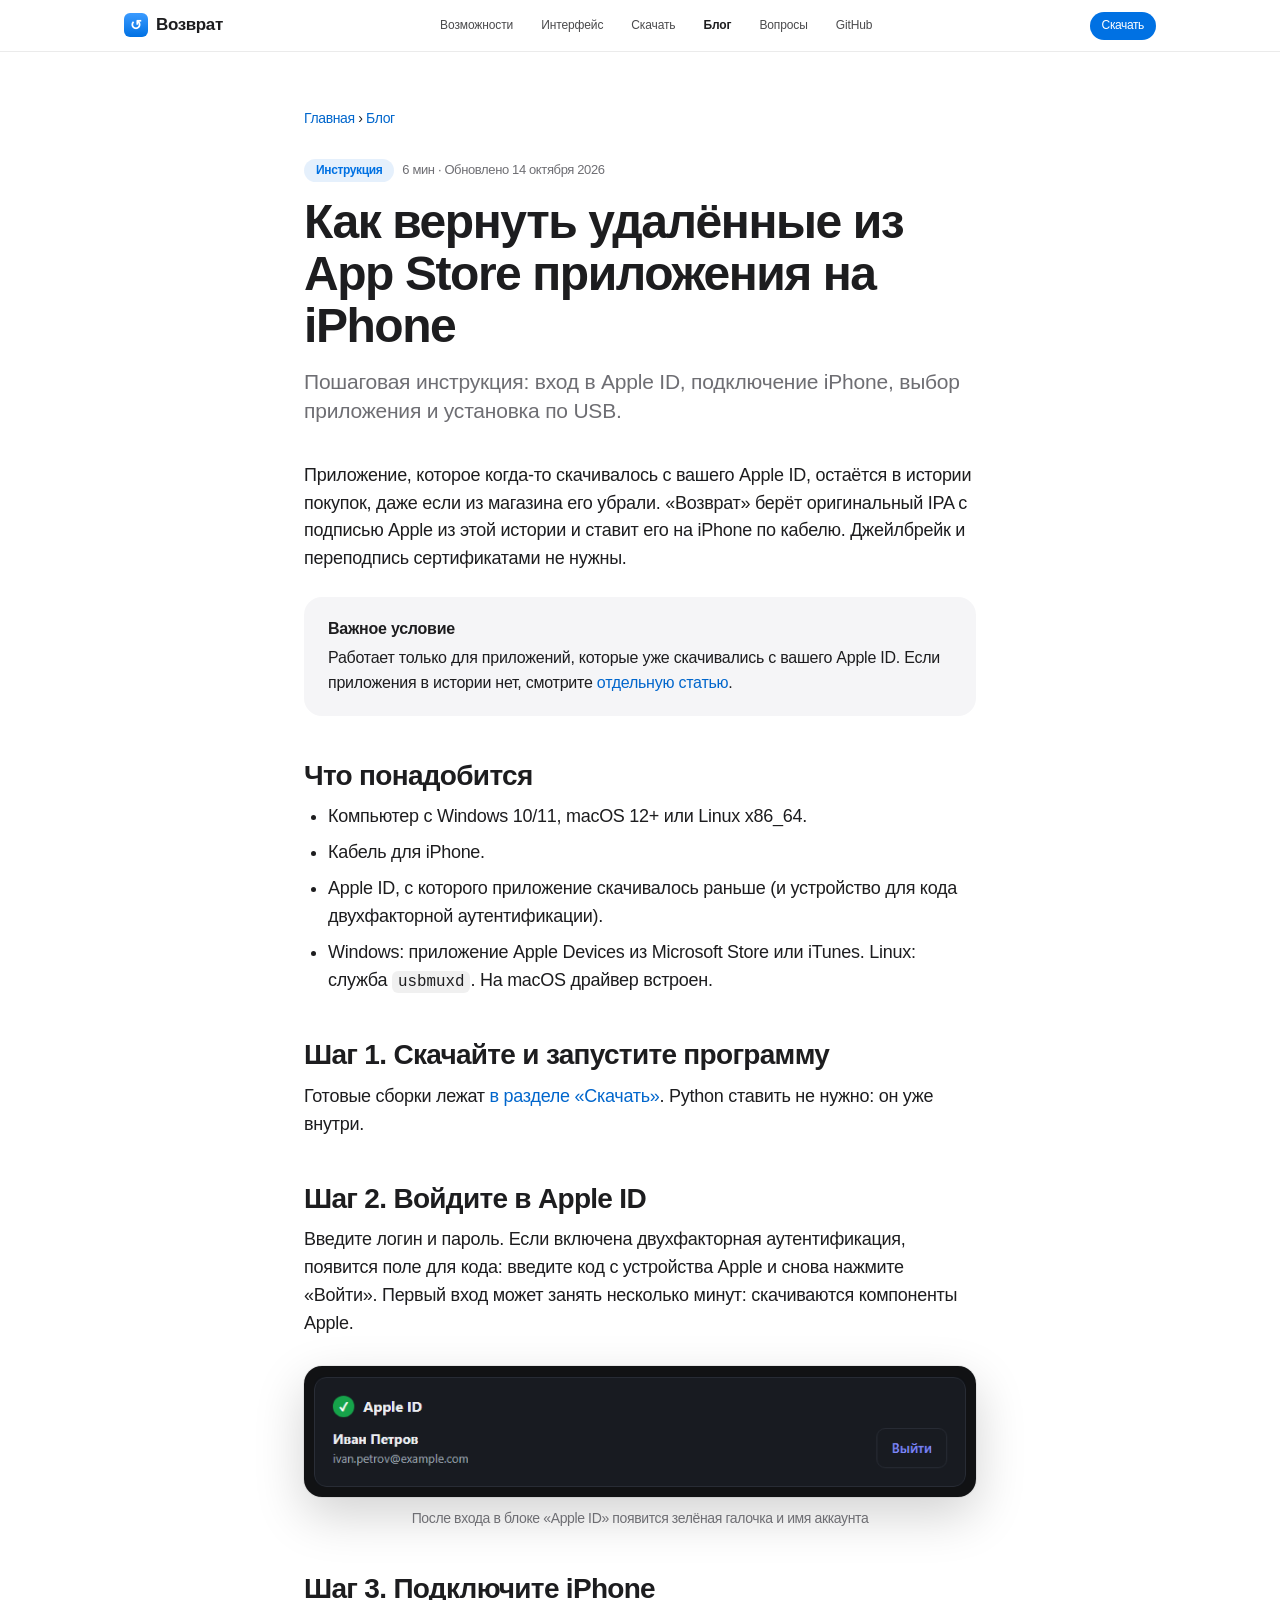
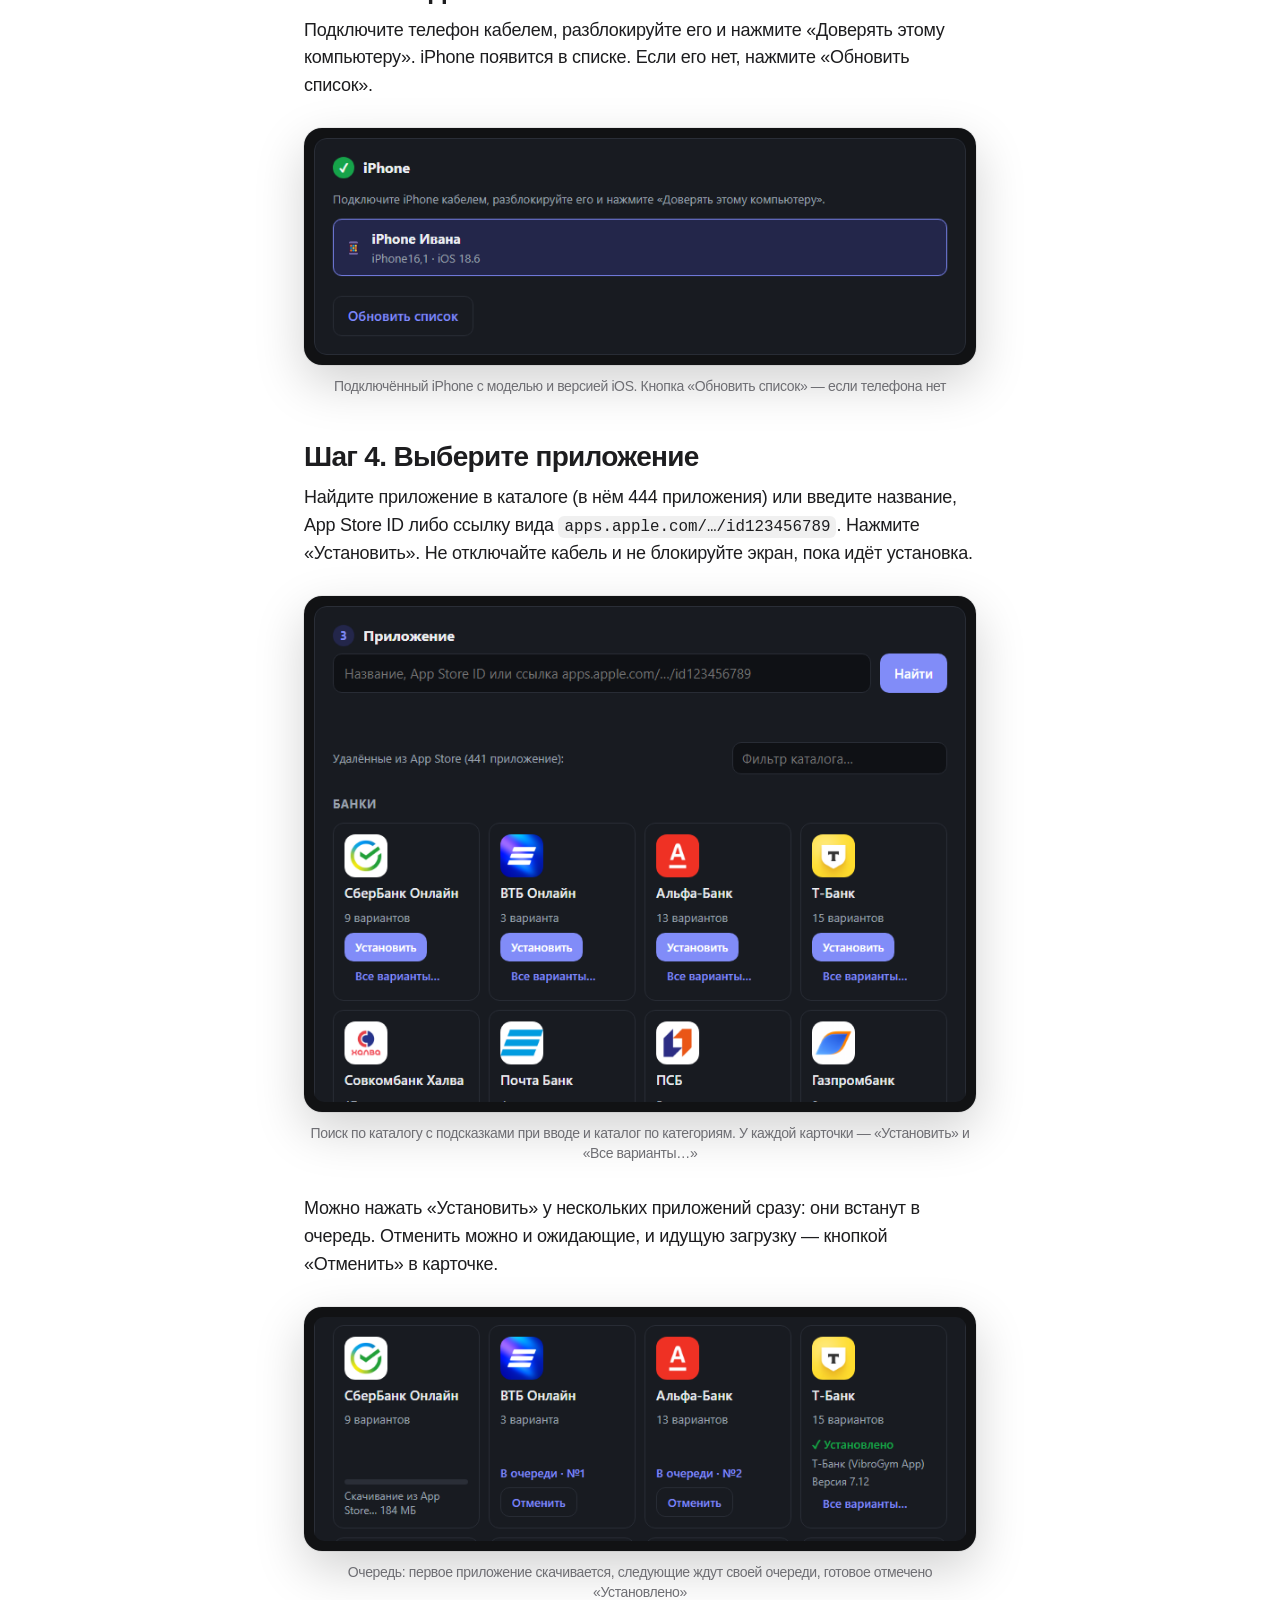
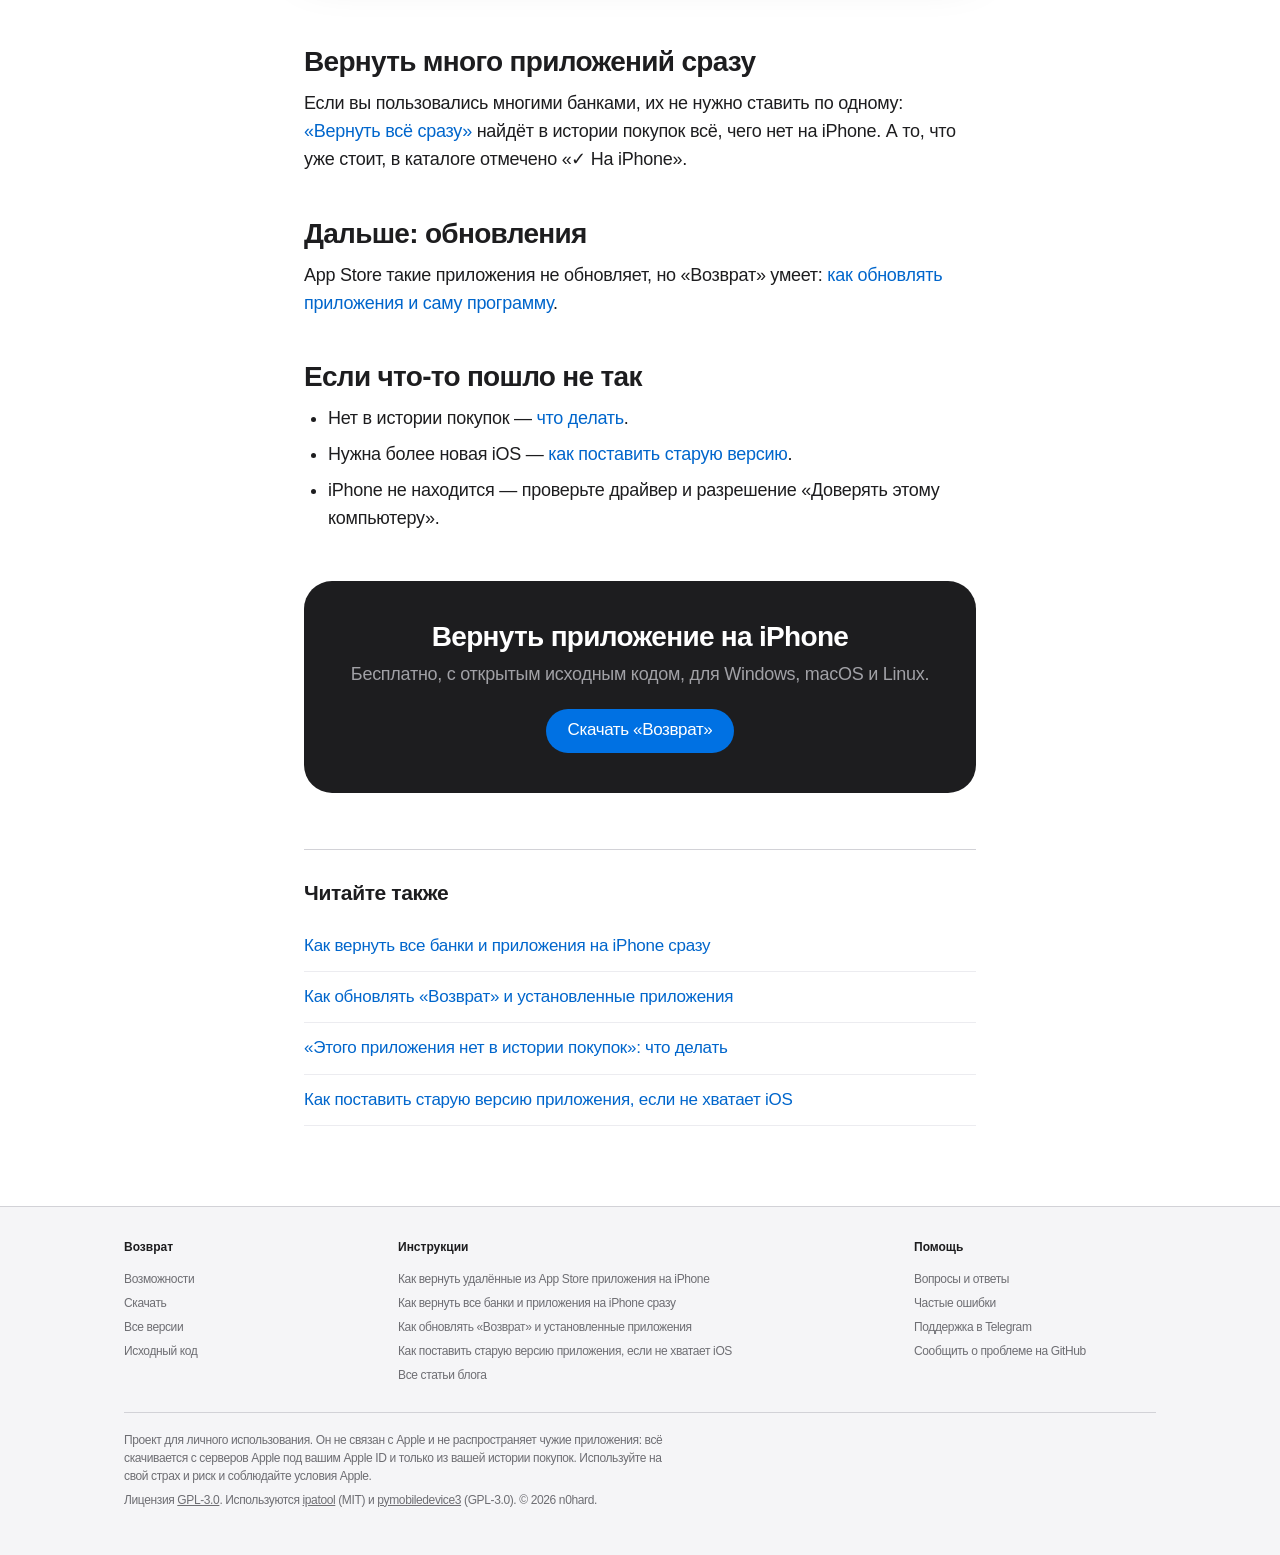
<file: cite/blog/kak-vernut-udalennye-prilozheniya/index.html>
<!doctype html>
<html lang="ru">
<head>
  <meta charset="UTF-8" />
  <meta name="viewport" content="width=device-width, initial-scale=1" />
  <title>Как вернуть удалённые из App Store приложения на iPhone — Возврат</title>
  <meta name="description" content="Пошаговая инструкция: вход в Apple ID, подключение iPhone, выбор приложения и установка по USB." />
  <meta name="robots" content="index, follow, max-image-preview:large" />
  <meta name="theme-color" content="#ffffff" />
  <link rel="canonical" href="https://vozvratapp.ru/blog/kak-vernut-udalennye-prilozheniya/" />
  <link rel="icon" type="image/png" sizes="32x32" href="../../favicon-32.png" />
  <link rel="icon" type="image/png" sizes="192x192" href="../../favicon-192.png" />
  <link rel="apple-touch-icon" href="../../apple-touch-icon.png" />
  <meta property="og:type" content="article" />
  <meta property="og:locale" content="ru_RU" />
  <meta property="og:site_name" content="Возврат" />
  <meta property="og:title" content="Как вернуть удалённые из App Store приложения на iPhone — Возврат" />
  <meta property="og:description" content="Пошаговая инструкция: вход в Apple ID, подключение iPhone, выбор приложения и установка по USB." />
  <meta property="og:url" content="https://vozvratapp.ru/blog/kak-vernut-udalennye-prilozheniya/" />
  <meta property="og:image" content="https://vozvratapp.ru/og-cover.jpg" />
  <meta property="og:image:width" content="1200" />
  <meta property="og:image:height" content="630" />
  <meta name="twitter:card" content="summary_large_image" />
  <link rel="stylesheet" href="../../site.css" />
  <script type="application/ld+json">
  {"@context": "https://schema.org", "@graph": [{"@type": "Article", "headline": "Как вернуть удалённые из App Store приложения на iPhone", "description": "Пошаговая инструкция: вход в Apple ID, подключение iPhone, выбор приложения и установка по USB.", "inLanguage": "ru", "datePublished": "2026-10-12", "dateModified": "2026-10-14", "author": {"@type": "Person", "name": "n0hard", "url": "https://github.com/n0hard"}, "publisher": {"@type": "Person", "name": "n0hard", "url": "https://github.com/n0hard"}, "image": ["https://vozvratapp.ru/img/step-appleid.png", "https://vozvratapp.ru/img/step-iphone.png", "https://vozvratapp.ru/img/step-catalog.png", "https://vozvratapp.ru/img/queue-cards.png"], "mainEntityOfPage": "https://vozvratapp.ru/blog/kak-vernut-udalennye-prilozheniya/"}, {"@type": "BreadcrumbList", "itemListElement": [{"@type": "ListItem", "position": 1, "name": "Возврат", "item": "https://vozvratapp.ru/"}, {"@type": "ListItem", "position": 2, "name": "Блог", "item": "https://vozvratapp.ru/blog/"}, {"@type": "ListItem", "position": 3, "name": "Как вернуть удалённые из App Store приложения на iPhone", "item": "https://vozvratapp.ru/blog/kak-vernut-udalennye-prilozheniya/"}]}]}
  </script>
</head>
<body id="top">
  <header class="nav">
    <div class="wrap">
      <a class="brand" href="../../" aria-label="Возврат — на главную"><span class="brand-ico" aria-hidden="true">↺</span>Возврат</a>
      <ul class="menu" id="menu">
        <li><a href="../../#features">Возможности</a></li>
        <li><a href="../../#screens">Интерфейс</a></li>
        <li><a href="../../#download">Скачать</a></li>
        <li><a href="../../blog/" class="active">Блог</a></li>
        <li><a href="../../#faq">Вопросы</a></li>
        <li><a href="https://github.com/n0hard/back-to-iphone" target="_blank" rel="noopener noreferrer">GitHub</a></li>
      </ul>
      <div class="nav-cta">
        <a class="btn sm" href="../../#download">Скачать</a>
        <button class="burger" id="burger" aria-label="Меню" aria-expanded="false" aria-controls="menu"><span></span><span></span></button>
      </div>
    </div>
  </header>
  <main>
    <article class="article">
      <nav class="crumbs" aria-label="Навигация"><a href="../../">Главная</a> <span aria-hidden="true">›</span> <a href="../">Блог</a></nav>
      <span class="tag">Инструкция</span><span class="meta">6 мин · <time datetime="2026-10-14">Обновлено 14 октября 2026</time></span>
      <h1>Как вернуть удалённые из App Store приложения на iPhone</h1>
      <p class="lede">Пошаговая инструкция: вход в Apple ID, подключение iPhone, выбор приложения и установка по USB.</p>
      
<p>Приложение, которое когда-то скачивалось с вашего Apple ID, остаётся в истории покупок, даже если из магазина его убрали. «Возврат» берёт оригинальный IPA с подписью Apple из этой истории и ставит его на iPhone по кабелю. Джейлбрейк и переподпись сертификатами не нужны.</p>
<div class="callout"><p><strong>Важное условие</strong>Работает только для приложений, которые уже скачивались с вашего Apple ID. Если приложения в истории нет, смотрите <a href="../ne-v-istorii-pokupok/">отдельную статью</a>.</p></div>
<h2>Что понадобится</h2>
<ul><li>Компьютер с Windows 10/11, macOS 12+ или Linux x86_64.</li><li>Кабель для iPhone.</li><li>Apple ID, с которого приложение скачивалось раньше (и устройство для кода двухфакторной аутентификации).</li><li>Windows: приложение Apple Devices из Microsoft Store или iTunes. Linux: служба <code>usbmuxd</code>. На macOS драйвер встроен.</li></ul>
<h2>Шаг 1. Скачайте и запустите программу</h2>
<p>Готовые сборки лежат <a href="../../#download">в разделе «Скачать»</a>. Python ставить не нужно: он уже внутри.</p>
<h2>Шаг 2. Войдите в Apple ID</h2>
<p>Введите логин и пароль. Если включена двухфакторная аутентификация, появится поле для кода: введите код с устройства Apple и снова нажмите «Войти». Первый вход может занять несколько минут: скачиваются компоненты Apple.</p>
<figure class="shot"><div class="frame"><img src="../../img/step-appleid.png" width="728" height="124" loading="lazy" alt="После входа в блоке «Apple ID» появится зелёная галочка и имя аккаунта" /></div><figcaption>После входа в блоке «Apple ID» появится зелёная галочка и имя аккаунта</figcaption></figure>
<h2>Шаг 3. Подключите iPhone</h2>
<p>Подключите телефон кабелем, разблокируйте его и нажмите «Доверять этому компьютеру». iPhone появится в списке. Если его нет, нажмите «Обновить список».</p>
<figure class="shot"><div class="frame"><img src="../../img/step-iphone.png" width="728" height="242" loading="lazy" alt="Подключённый iPhone с моделью и версией iOS. Кнопка «Обновить список» — если телефона нет" /></div><figcaption>Подключённый iPhone с моделью и версией iOS. Кнопка «Обновить список» — если телефона нет</figcaption></figure>
<h2>Шаг 4. Выберите приложение</h2>
<p>Найдите приложение в каталоге (в нём 444 приложения) или введите название, App Store ID либо ссылку вида <code>apps.apple.com/…/id123456789</code>. Нажмите «Установить». Не отключайте кабель и не блокируйте экран, пока идёт установка.</p>
<figure class="shot"><div class="frame"><img src="../../img/step-catalog.png" width="728" height="554" loading="lazy" alt="Поиск по каталогу с подсказками при вводе и каталог по категориям. У каждой карточки — «Установить» и «Все варианты…»" /></div><figcaption>Поиск по каталогу с подсказками при вводе и каталог по категориям. У каждой карточки — «Установить» и «Все варианты…»</figcaption></figure>
<p>Можно нажать «Установить» у нескольких приложений сразу: они встанут в очередь. Отменить можно и ожидающие, и идущую загрузку — кнопкой «Отменить» в карточке.</p>
<figure class="shot"><div class="frame"><img src="../../img/queue-cards.png" width="728" height="250" loading="lazy" alt="Очередь: первое приложение скачивается, следующие ждут своей очереди, готовое отмечено «Установлено»" /></div><figcaption>Очередь: первое приложение скачивается, следующие ждут своей очереди, готовое отмечено «Установлено»</figcaption></figure>
<h2>Вернуть много приложений сразу</h2>
<p>Если вы пользовались многими банками, их не нужно ставить по одному: <a href="../vernut-vse-srazu/">«Вернуть всё сразу»</a> найдёт в истории покупок всё, чего нет на iPhone. А то, что уже стоит, в каталоге отмечено «✓ На iPhone».</p>
<h2>Дальше: обновления</h2>
<p>App Store такие приложения не обновляет, но «Возврат» умеет: <a href="../obnovleniya/">как обновлять приложения и саму программу</a>.</p>
<h2>Если что-то пошло не так</h2>
<ul><li>Нет в истории покупок — <a href="../ne-v-istorii-pokupok/">что делать</a>.</li><li>Нужна более новая iOS — <a href="../staraya-versiya-prilozheniya/">как поставить старую версию</a>.</li><li>iPhone не находится — проверьте драйвер и разрешение «Доверять этому компьютеру».</li></ul>

      <div class="cta-box">
        <h2>Вернуть приложение на iPhone</h2>
        <p>Бесплатно, с открытым исходным кодом, для Windows, macOS и Linux.</p>
        <a class="btn" href="../../#download">Скачать «Возврат»</a>
      </div>
      <div class="related"><h3>Читайте также</h3><ul><li><a href="../vernut-vse-srazu/">Как вернуть все банки и приложения на iPhone сразу</a></li><li><a href="../obnovleniya/">Как обновлять «Возврат» и установленные приложения</a></li><li><a href="../ne-v-istorii-pokupok/">«Этого приложения нет в истории покупок»: что делать</a></li><li><a href="../staraya-versiya-prilozheniya/">Как поставить старую версию приложения, если не хватает iOS</a></li></ul></div>
    </article>
  </main>
  <footer>
    <div class="wrap">
      <div class="foot-cols">
        <div class="foot-col"><h4>Возврат</h4>
          <a href="../../#features">Возможности</a><a href="../../#download">Скачать</a>
          <a href="https://github.com/n0hard/back-to-iphone/releases" target="_blank" rel="noopener noreferrer">Все версии</a><a href="https://github.com/n0hard/back-to-iphone" target="_blank" rel="noopener noreferrer">Исходный код</a></div>
        <div class="foot-col wide"><h4>Инструкции</h4><a href="../../blog/kak-vernut-udalennye-prilozheniya/">Как вернуть удалённые из App Store приложения на iPhone</a><a href="../../blog/vernut-vse-srazu/">Как вернуть все банки и приложения на iPhone сразу</a><a href="../../blog/obnovleniya/">Как обновлять «Возврат» и установленные приложения</a><a href="../../blog/staraya-versiya-prilozheniya/">Как поставить старую версию приложения, если не хватает iOS</a><a href="../../blog/">Все статьи блога</a></div>
        <div class="foot-col"><h4>Помощь</h4>
          <a href="../../#faq">Вопросы и ответы</a><a href="../../blog/drugie-oshibki/">Частые ошибки</a>
          <a href="https://t.me/vzvrt_app" target="_blank" rel="noopener noreferrer">Поддержка в Telegram</a><a href="https://github.com/n0hard/back-to-iphone/issues" target="_blank" rel="noopener noreferrer">Сообщить о проблеме на GitHub</a></div>
      </div>
      <div class="foot-legal">
        <p>Проект для личного использования. Он не связан с Apple и не распространяет чужие приложения: всё скачивается с серверов Apple под вашим Apple ID и только из вашей истории покупок. Используйте на свой страх и риск и соблюдайте условия Apple.</p>
        <p>Лицензия <a href="https://github.com/n0hard/back-to-iphone/blob/main/LICENSE" target="_blank" rel="noopener noreferrer">GPL-3.0</a>. Используются <a href="https://github.com/majd/ipatool" target="_blank" rel="noopener noreferrer">ipatool</a> (MIT) и <a href="https://github.com/doronz88/pymobiledevice3" target="_blank" rel="noopener noreferrer">pymobiledevice3</a> (GPL-3.0). &copy; 2026 n0hard.</p>
      </div>
    </div>
  </footer>
  <script>
  (function () {
    var burger = document.getElementById('burger'), menu = document.getElementById('menu');
    function setMenu(o) { menu.classList.toggle('open', o); burger.setAttribute('aria-expanded', String(o)); }
    burger.addEventListener('click', function () { setMenu(!menu.classList.contains('open')); });
    Array.prototype.forEach.call(menu.querySelectorAll('a'), function (a) { a.addEventListener('click', function () { setMenu(false); }); });
    document.addEventListener('keydown', function (e) { if (e.key === 'Escape') setMenu(false); });
    Array.prototype.forEach.call(document.querySelectorAll('.code'), function (box) {
      var btn = box.querySelector('.copy'); if (!btn) return;
      var txt = box.querySelector('span').textContent.trim();
      btn.addEventListener('click', function () {
        function ok() { btn.textContent = 'Скопировано'; btn.classList.add('done'); setTimeout(function () { btn.textContent = 'Копировать'; btn.classList.remove('done'); }, 1600); }
        function fb() { var ta = document.createElement('textarea'); ta.value = txt; ta.style.position = 'fixed'; ta.style.opacity = '0'; document.body.appendChild(ta); ta.select(); try { document.execCommand('copy'); ok(); } catch (e) { btn.textContent = 'Ошибка'; } document.body.removeChild(ta); }
        if (navigator.clipboard && window.isSecureContext) navigator.clipboard.writeText(txt).then(ok, fb); else fb();
      });
    });
    Array.prototype.forEach.call(document.querySelectorAll('.shot img'), function (img) {
      img.addEventListener('click', function () {
        var lb = document.createElement('div'); lb.className = 'lb'; lb.setAttribute('role', 'dialog'); lb.setAttribute('aria-label', img.alt);
        lb.innerHTML = '<img alt=""><button type="button" aria-label="Закрыть">✕</button>';
        lb.querySelector('img').src = img.src;
        function close() { document.removeEventListener('keydown', esc); lb.remove(); img.focus(); }
        function esc(e) { if (e.key === 'Escape') close(); }
        lb.addEventListener('click', close); document.addEventListener('keydown', esc);
        document.body.appendChild(lb); lb.querySelector('button').focus();
      });
    });
    var f = document.querySelectorAll('.filters [data-f]');
    if (f.length) {
      var items = document.querySelectorAll('[data-tag]'), empty = document.getElementById('empty');
      Array.prototype.forEach.call(f, function (b) {
        b.addEventListener('click', function () {
          Array.prototype.forEach.call(f, function (x) { x.setAttribute('aria-pressed', String(x === b)); });
          var v = b.getAttribute('data-f'), n = 0;
          Array.prototype.forEach.call(items, function (it) { var show = v === 'all' || it.getAttribute('data-tag') === v; it.hidden = !show; if (show) n++; });
          empty.hidden = n > 0;
        });
      });
    }
  })();
  </script>
</body>
</html>
</file>
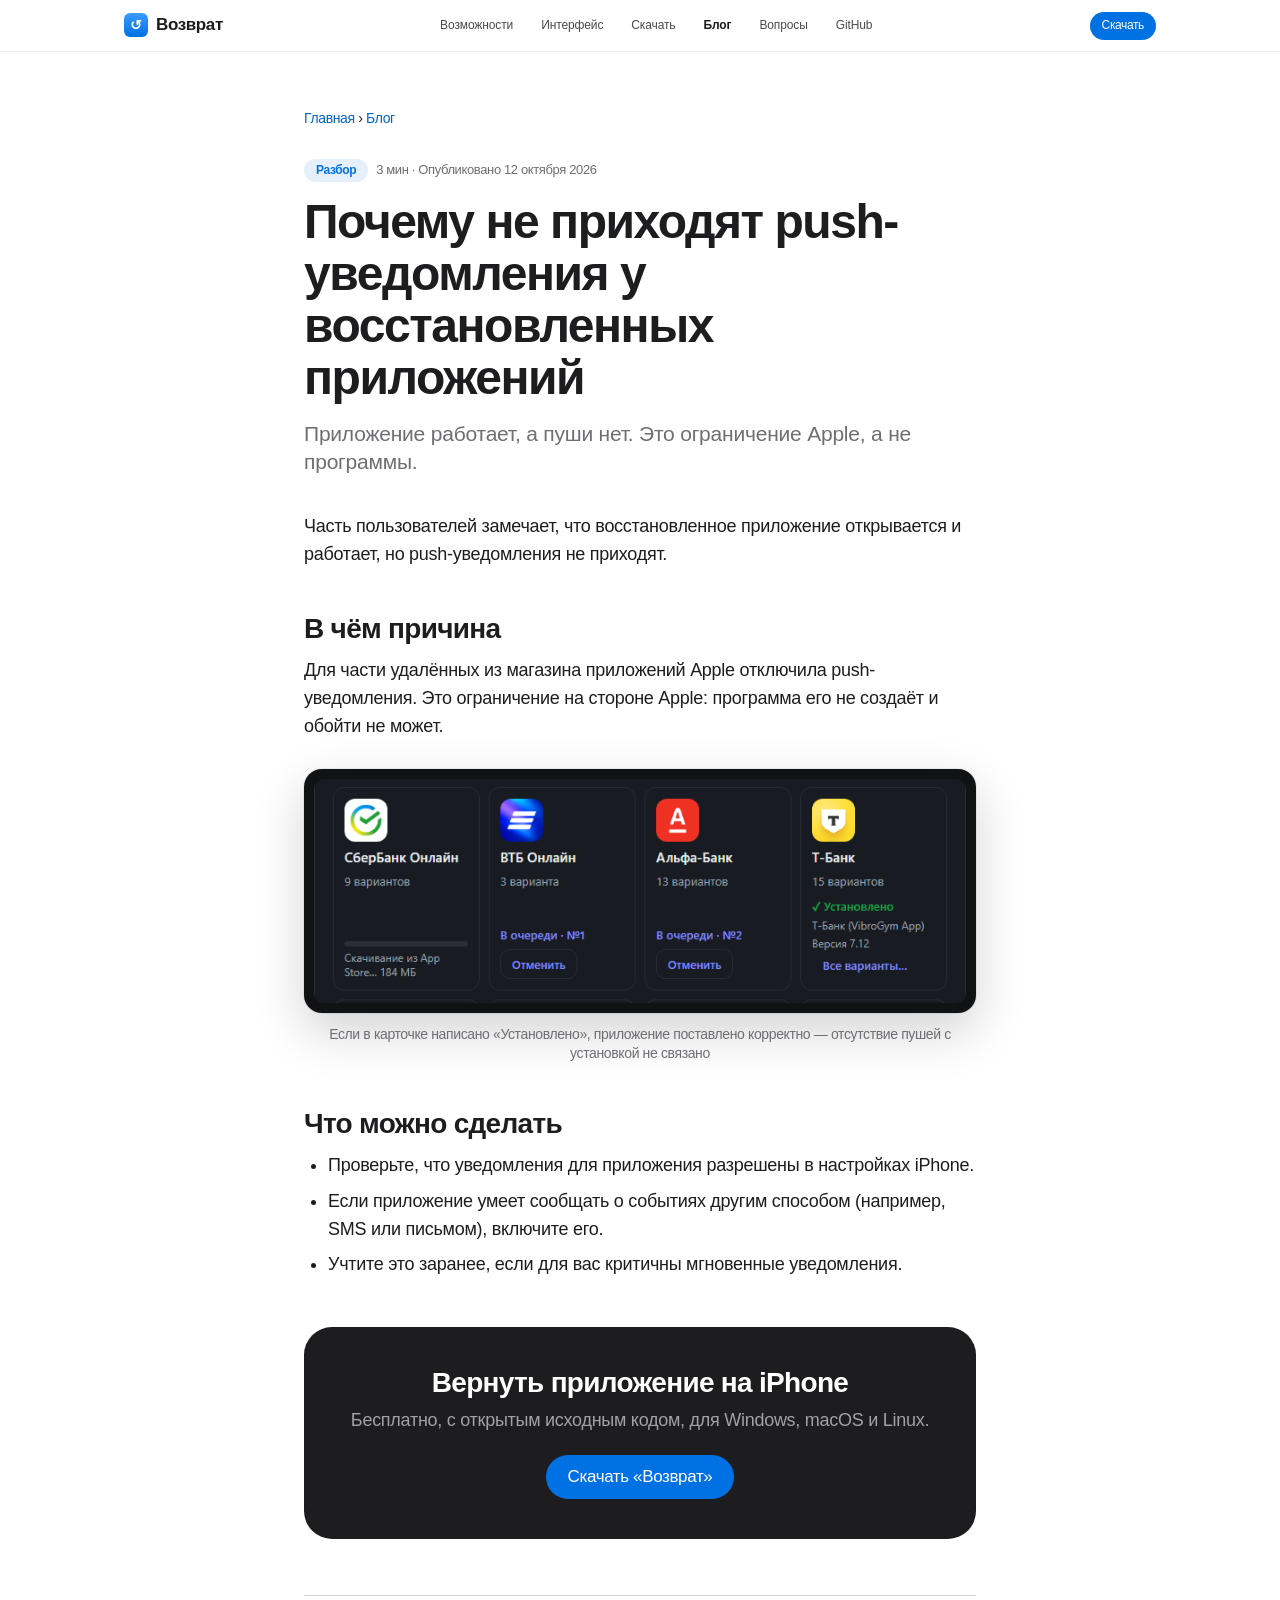
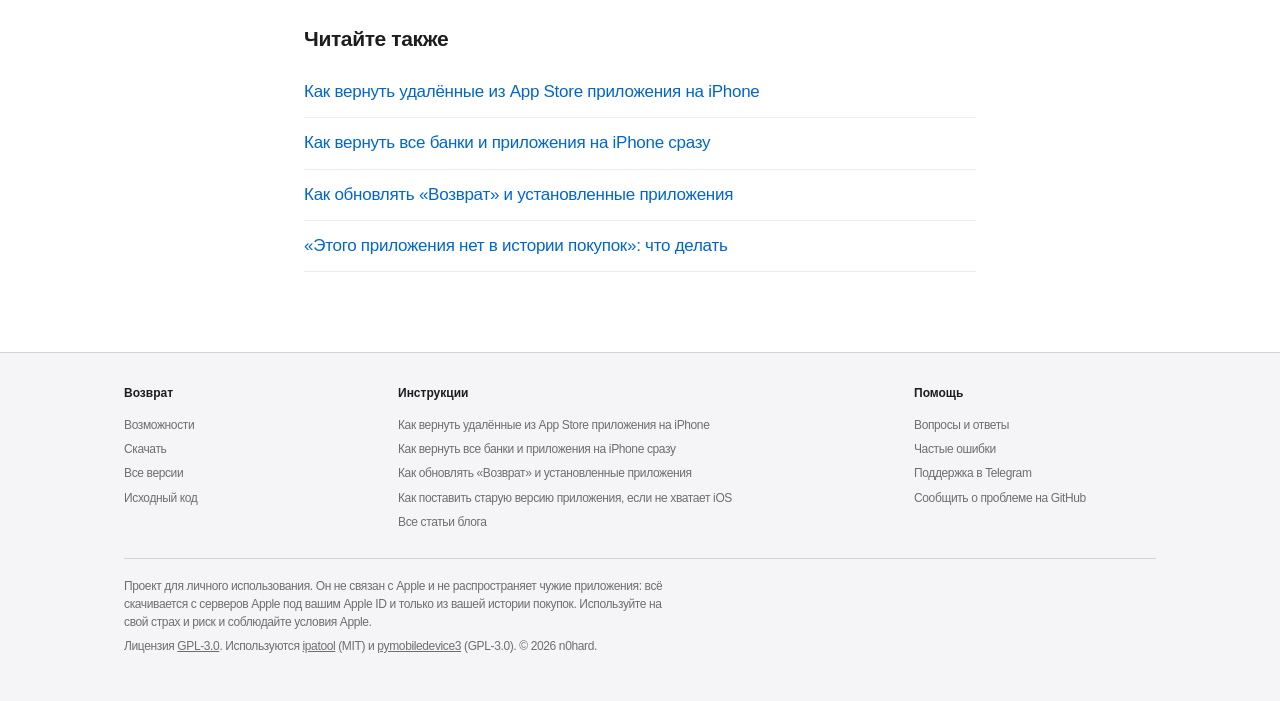
<file: cite/blog/ne-prihodyat-push/index.html>
<!doctype html>
<html lang="ru">
<head>
  <meta charset="UTF-8" />
  <meta name="viewport" content="width=device-width, initial-scale=1" />
  <title>Почему не приходят push-уведомления у восстановленных приложений — Возврат</title>
  <meta name="description" content="Приложение работает, а пуши нет. Это ограничение Apple, а не программы." />
  <meta name="robots" content="index, follow, max-image-preview:large" />
  <meta name="theme-color" content="#ffffff" />
  <link rel="canonical" href="https://vozvratapp.ru/blog/ne-prihodyat-push/" />
  <link rel="icon" type="image/png" sizes="32x32" href="../../favicon-32.png" />
  <link rel="icon" type="image/png" sizes="192x192" href="../../favicon-192.png" />
  <link rel="apple-touch-icon" href="../../apple-touch-icon.png" />
  <meta property="og:type" content="article" />
  <meta property="og:locale" content="ru_RU" />
  <meta property="og:site_name" content="Возврат" />
  <meta property="og:title" content="Почему не приходят push-уведомления у восстановленных приложений — Возврат" />
  <meta property="og:description" content="Приложение работает, а пуши нет. Это ограничение Apple, а не программы." />
  <meta property="og:url" content="https://vozvratapp.ru/blog/ne-prihodyat-push/" />
  <meta property="og:image" content="https://vozvratapp.ru/og-cover.jpg" />
  <meta property="og:image:width" content="1200" />
  <meta property="og:image:height" content="630" />
  <meta name="twitter:card" content="summary_large_image" />
  <link rel="stylesheet" href="../../site.css" />
  <script type="application/ld+json">
  {"@context": "https://schema.org", "@graph": [{"@type": "Article", "headline": "Почему не приходят push-уведомления у восстановленных приложений", "description": "Приложение работает, а пуши нет. Это ограничение Apple, а не программы.", "inLanguage": "ru", "datePublished": "2026-10-12", "dateModified": "2026-10-12", "author": {"@type": "Person", "name": "n0hard", "url": "https://github.com/n0hard"}, "publisher": {"@type": "Person", "name": "n0hard", "url": "https://github.com/n0hard"}, "image": ["https://vozvratapp.ru/img/queue-cards.png"], "mainEntityOfPage": "https://vozvratapp.ru/blog/ne-prihodyat-push/"}, {"@type": "BreadcrumbList", "itemListElement": [{"@type": "ListItem", "position": 1, "name": "Возврат", "item": "https://vozvratapp.ru/"}, {"@type": "ListItem", "position": 2, "name": "Блог", "item": "https://vozvratapp.ru/blog/"}, {"@type": "ListItem", "position": 3, "name": "Почему не приходят push-уведомления у восстановленных приложений", "item": "https://vozvratapp.ru/blog/ne-prihodyat-push/"}]}]}
  </script>
</head>
<body id="top">
  <header class="nav">
    <div class="wrap">
      <a class="brand" href="../../" aria-label="Возврат — на главную"><span class="brand-ico" aria-hidden="true">↺</span>Возврат</a>
      <ul class="menu" id="menu">
        <li><a href="../../#features">Возможности</a></li>
        <li><a href="../../#screens">Интерфейс</a></li>
        <li><a href="../../#download">Скачать</a></li>
        <li><a href="../../blog/" class="active">Блог</a></li>
        <li><a href="../../#faq">Вопросы</a></li>
        <li><a href="https://github.com/n0hard/back-to-iphone" target="_blank" rel="noopener noreferrer">GitHub</a></li>
      </ul>
      <div class="nav-cta">
        <a class="btn sm" href="../../#download">Скачать</a>
        <button class="burger" id="burger" aria-label="Меню" aria-expanded="false" aria-controls="menu"><span></span><span></span></button>
      </div>
    </div>
  </header>
  <main>
    <article class="article">
      <nav class="crumbs" aria-label="Навигация"><a href="../../">Главная</a> <span aria-hidden="true">›</span> <a href="../">Блог</a></nav>
      <span class="tag">Разбор</span><span class="meta">3 мин · <time datetime="2026-10-12">Опубликовано 12 октября 2026</time></span>
      <h1>Почему не приходят push-уведомления у восстановленных приложений</h1>
      <p class="lede">Приложение работает, а пуши нет. Это ограничение Apple, а не программы.</p>
      
<p>Часть пользователей замечает, что восстановленное приложение открывается и работает, но push-уведомления не приходят.</p>
<h2>В чём причина</h2>
<p>Для части удалённых из магазина приложений Apple отключила push-уведомления. Это ограничение на стороне Apple: программа его не создаёт и обойти не может.</p>
<figure class="shot"><div class="frame"><img src="../../img/queue-cards.png" width="728" height="250" loading="lazy" alt="Если в карточке написано «Установлено», приложение поставлено корректно — отсутствие пушей с установкой не связано" /></div><figcaption>Если в карточке написано «Установлено», приложение поставлено корректно — отсутствие пушей с установкой не связано</figcaption></figure>
<h2>Что можно сделать</h2>
<ul><li>Проверьте, что уведомления для приложения разрешены в настройках iPhone.</li><li>Если приложение умеет сообщать о событиях другим способом (например, SMS или письмом), включите его.</li><li>Учтите это заранее, если для вас критичны мгновенные уведомления.</li></ul>

      <div class="cta-box">
        <h2>Вернуть приложение на iPhone</h2>
        <p>Бесплатно, с открытым исходным кодом, для Windows, macOS и Linux.</p>
        <a class="btn" href="../../#download">Скачать «Возврат»</a>
      </div>
      <div class="related"><h3>Читайте также</h3><ul><li><a href="../kak-vernut-udalennye-prilozheniya/">Как вернуть удалённые из App Store приложения на iPhone</a></li><li><a href="../vernut-vse-srazu/">Как вернуть все банки и приложения на iPhone сразу</a></li><li><a href="../obnovleniya/">Как обновлять «Возврат» и установленные приложения</a></li><li><a href="../ne-v-istorii-pokupok/">«Этого приложения нет в истории покупок»: что делать</a></li></ul></div>
    </article>
  </main>
  <footer>
    <div class="wrap">
      <div class="foot-cols">
        <div class="foot-col"><h4>Возврат</h4>
          <a href="../../#features">Возможности</a><a href="../../#download">Скачать</a>
          <a href="https://github.com/n0hard/back-to-iphone/releases" target="_blank" rel="noopener noreferrer">Все версии</a><a href="https://github.com/n0hard/back-to-iphone" target="_blank" rel="noopener noreferrer">Исходный код</a></div>
        <div class="foot-col wide"><h4>Инструкции</h4><a href="../../blog/kak-vernut-udalennye-prilozheniya/">Как вернуть удалённые из App Store приложения на iPhone</a><a href="../../blog/vernut-vse-srazu/">Как вернуть все банки и приложения на iPhone сразу</a><a href="../../blog/obnovleniya/">Как обновлять «Возврат» и установленные приложения</a><a href="../../blog/staraya-versiya-prilozheniya/">Как поставить старую версию приложения, если не хватает iOS</a><a href="../../blog/">Все статьи блога</a></div>
        <div class="foot-col"><h4>Помощь</h4>
          <a href="../../#faq">Вопросы и ответы</a><a href="../../blog/drugie-oshibki/">Частые ошибки</a>
          <a href="https://t.me/vzvrt_app" target="_blank" rel="noopener noreferrer">Поддержка в Telegram</a><a href="https://github.com/n0hard/back-to-iphone/issues" target="_blank" rel="noopener noreferrer">Сообщить о проблеме на GitHub</a></div>
      </div>
      <div class="foot-legal">
        <p>Проект для личного использования. Он не связан с Apple и не распространяет чужие приложения: всё скачивается с серверов Apple под вашим Apple ID и только из вашей истории покупок. Используйте на свой страх и риск и соблюдайте условия Apple.</p>
        <p>Лицензия <a href="https://github.com/n0hard/back-to-iphone/blob/main/LICENSE" target="_blank" rel="noopener noreferrer">GPL-3.0</a>. Используются <a href="https://github.com/majd/ipatool" target="_blank" rel="noopener noreferrer">ipatool</a> (MIT) и <a href="https://github.com/doronz88/pymobiledevice3" target="_blank" rel="noopener noreferrer">pymobiledevice3</a> (GPL-3.0). &copy; 2026 n0hard.</p>
      </div>
    </div>
  </footer>
  <script>
  (function () {
    var burger = document.getElementById('burger'), menu = document.getElementById('menu');
    function setMenu(o) { menu.classList.toggle('open', o); burger.setAttribute('aria-expanded', String(o)); }
    burger.addEventListener('click', function () { setMenu(!menu.classList.contains('open')); });
    Array.prototype.forEach.call(menu.querySelectorAll('a'), function (a) { a.addEventListener('click', function () { setMenu(false); }); });
    document.addEventListener('keydown', function (e) { if (e.key === 'Escape') setMenu(false); });
    Array.prototype.forEach.call(document.querySelectorAll('.code'), function (box) {
      var btn = box.querySelector('.copy'); if (!btn) return;
      var txt = box.querySelector('span').textContent.trim();
      btn.addEventListener('click', function () {
        function ok() { btn.textContent = 'Скопировано'; btn.classList.add('done'); setTimeout(function () { btn.textContent = 'Копировать'; btn.classList.remove('done'); }, 1600); }
        function fb() { var ta = document.createElement('textarea'); ta.value = txt; ta.style.position = 'fixed'; ta.style.opacity = '0'; document.body.appendChild(ta); ta.select(); try { document.execCommand('copy'); ok(); } catch (e) { btn.textContent = 'Ошибка'; } document.body.removeChild(ta); }
        if (navigator.clipboard && window.isSecureContext) navigator.clipboard.writeText(txt).then(ok, fb); else fb();
      });
    });
    Array.prototype.forEach.call(document.querySelectorAll('.shot img'), function (img) {
      img.addEventListener('click', function () {
        var lb = document.createElement('div'); lb.className = 'lb'; lb.setAttribute('role', 'dialog'); lb.setAttribute('aria-label', img.alt);
        lb.innerHTML = '<img alt=""><button type="button" aria-label="Закрыть">✕</button>';
        lb.querySelector('img').src = img.src;
        function close() { document.removeEventListener('keydown', esc); lb.remove(); img.focus(); }
        function esc(e) { if (e.key === 'Escape') close(); }
        lb.addEventListener('click', close); document.addEventListener('keydown', esc);
        document.body.appendChild(lb); lb.querySelector('button').focus();
      });
    });
    var f = document.querySelectorAll('.filters [data-f]');
    if (f.length) {
      var items = document.querySelectorAll('[data-tag]'), empty = document.getElementById('empty');
      Array.prototype.forEach.call(f, function (b) {
        b.addEventListener('click', function () {
          Array.prototype.forEach.call(f, function (x) { x.setAttribute('aria-pressed', String(x === b)); });
          var v = b.getAttribute('data-f'), n = 0;
          Array.prototype.forEach.call(items, function (it) { var show = v === 'all' || it.getAttribute('data-tag') === v; it.hidden = !show; if (show) n++; });
          empty.hidden = n > 0;
        });
      });
    }
  })();
  </script>
</body>
</html>
</file>
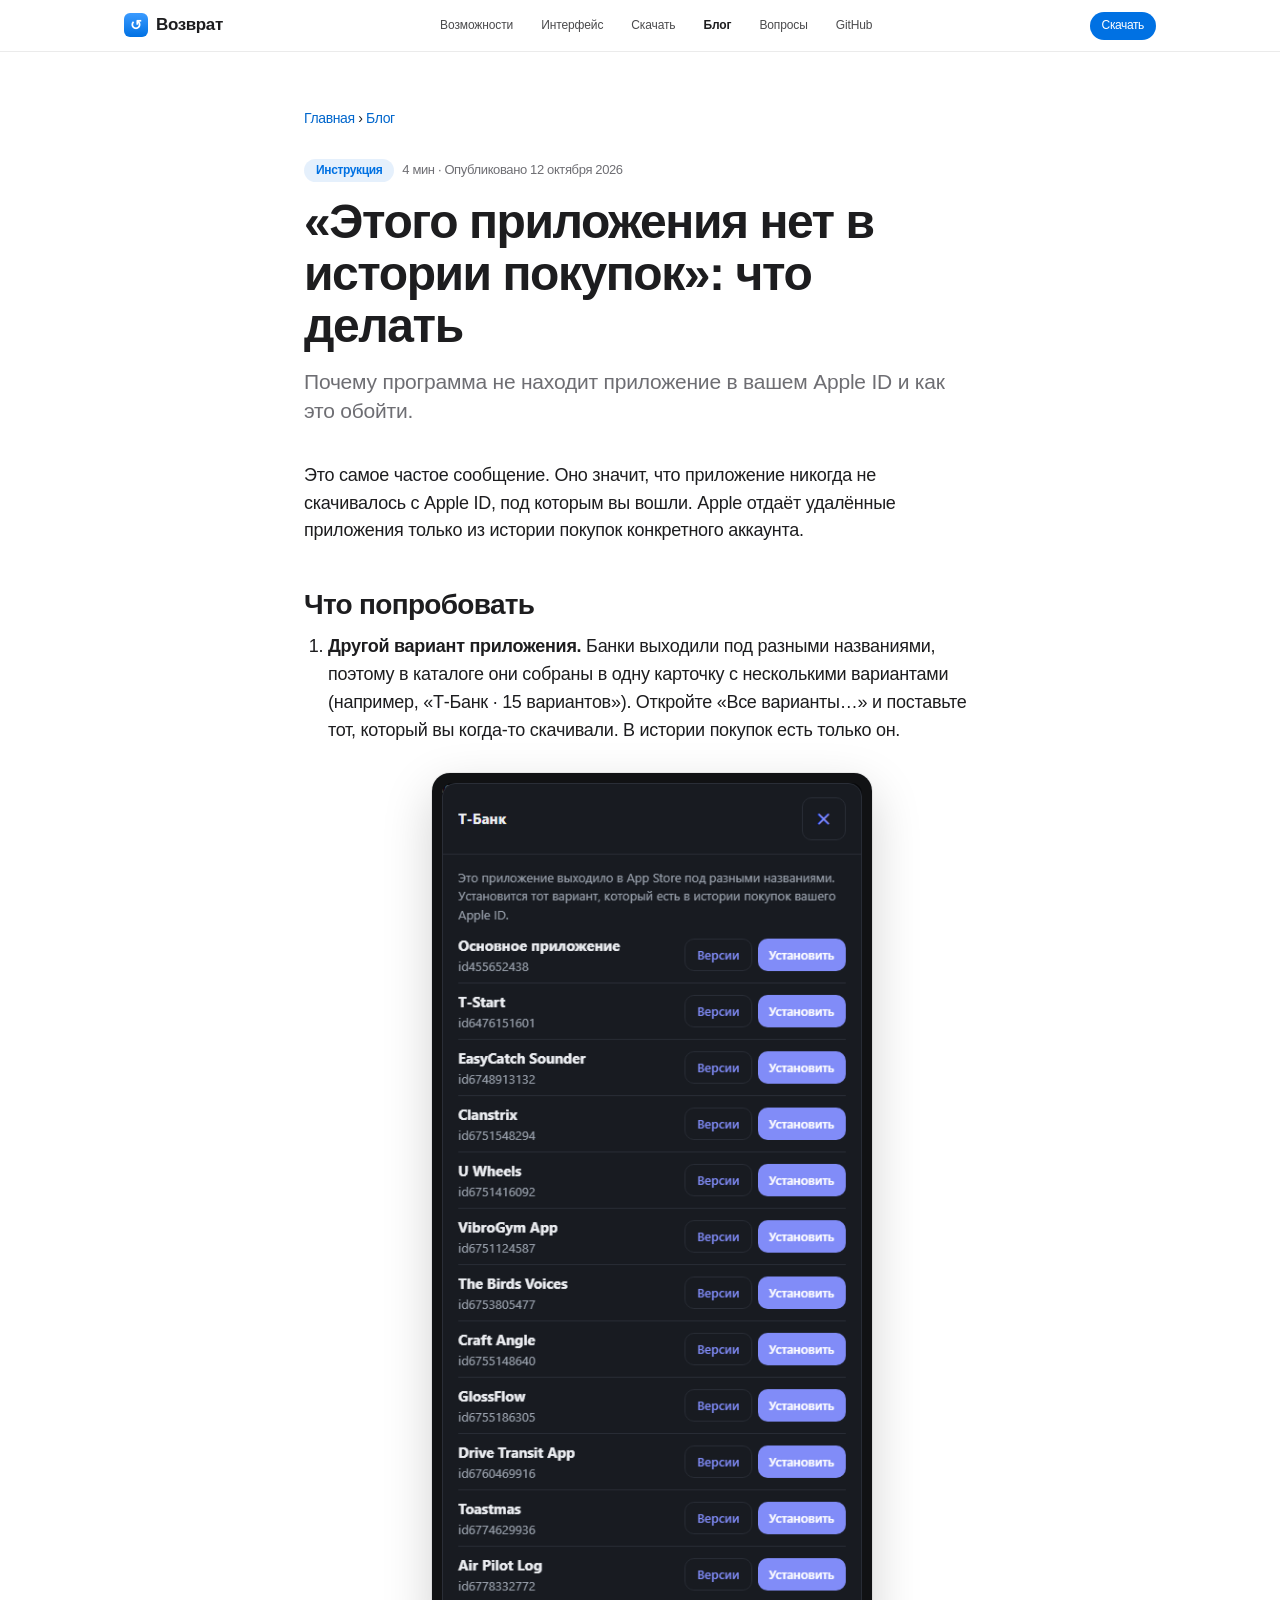
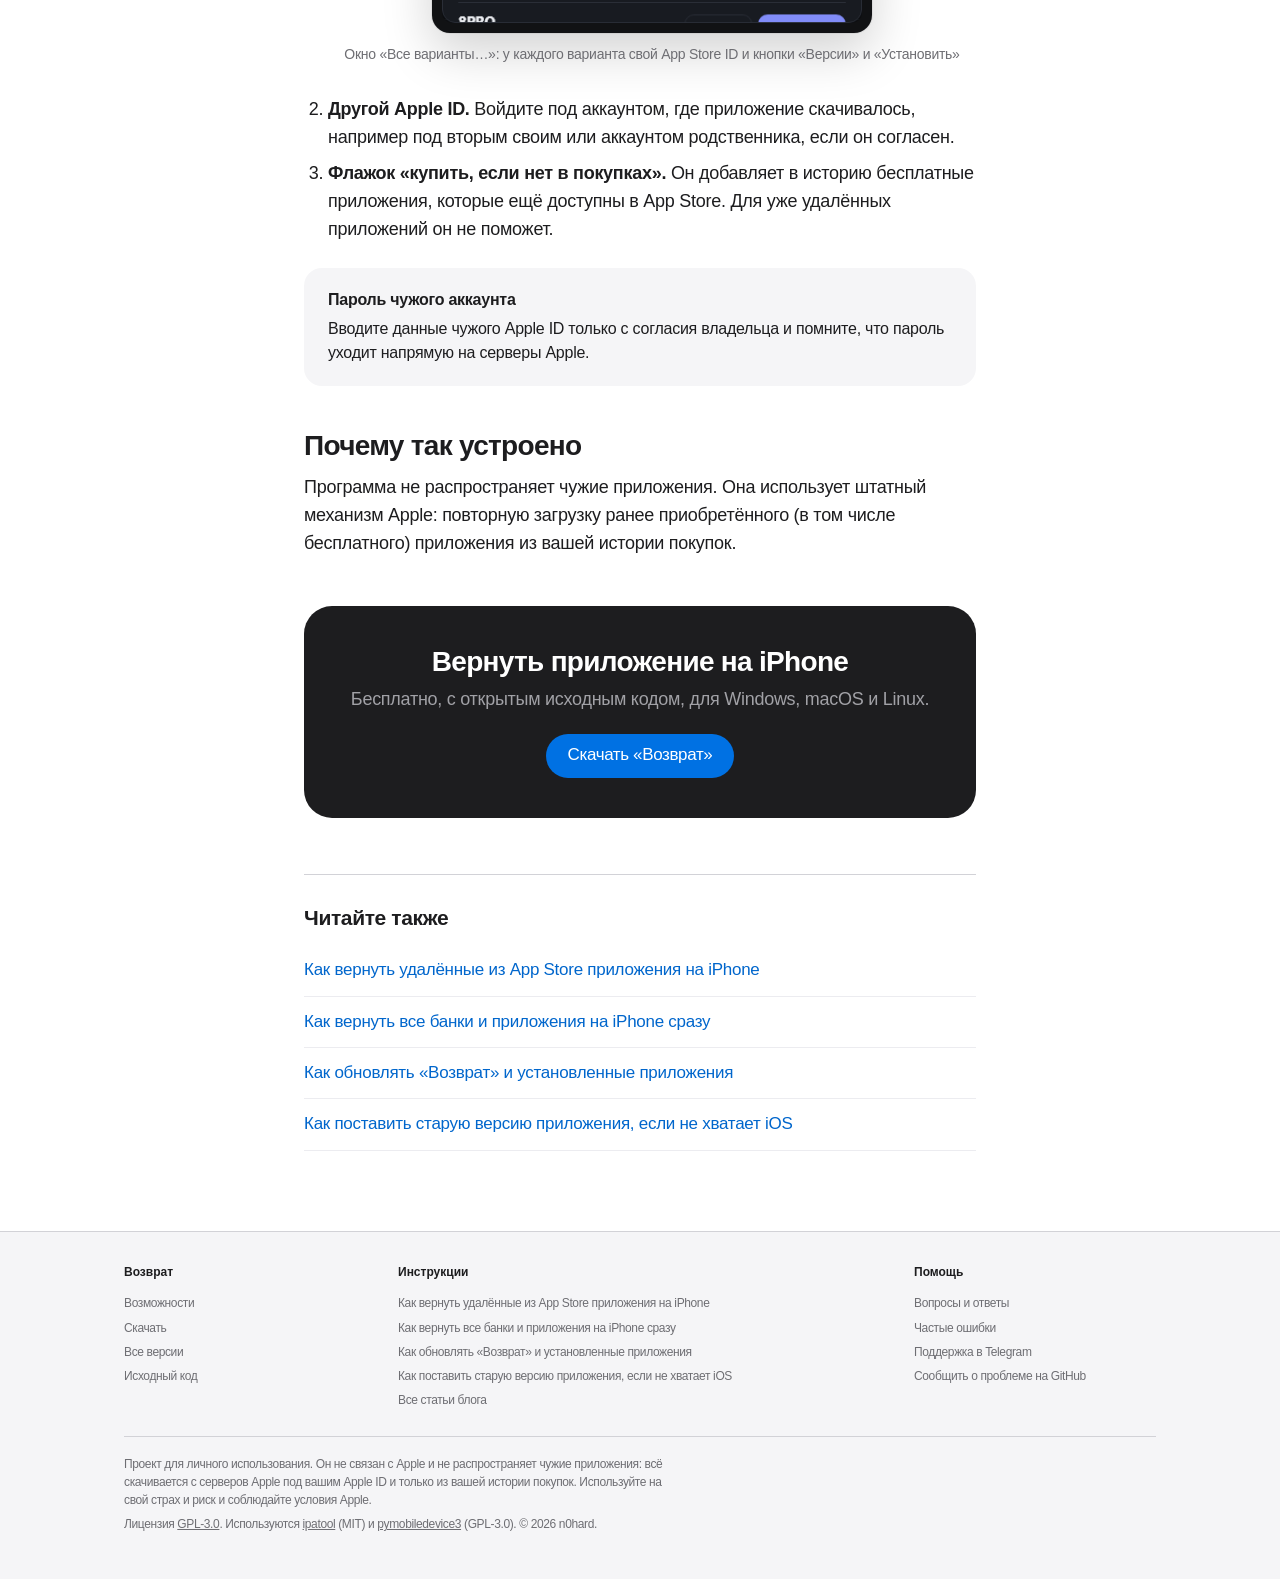
<file: cite/blog/ne-v-istorii-pokupok/index.html>
<!doctype html>
<html lang="ru">
<head>
  <meta charset="UTF-8" />
  <meta name="viewport" content="width=device-width, initial-scale=1" />
  <title>«Этого приложения нет в истории покупок»: что делать — Возврат</title>
  <meta name="description" content="Почему программа не находит приложение в вашем Apple ID и как это обойти." />
  <meta name="robots" content="index, follow, max-image-preview:large" />
  <meta name="theme-color" content="#ffffff" />
  <link rel="canonical" href="https://vozvratapp.ru/blog/ne-v-istorii-pokupok/" />
  <link rel="icon" type="image/png" sizes="32x32" href="../../favicon-32.png" />
  <link rel="icon" type="image/png" sizes="192x192" href="../../favicon-192.png" />
  <link rel="apple-touch-icon" href="../../apple-touch-icon.png" />
  <meta property="og:type" content="article" />
  <meta property="og:locale" content="ru_RU" />
  <meta property="og:site_name" content="Возврат" />
  <meta property="og:title" content="«Этого приложения нет в истории покупок»: что делать — Возврат" />
  <meta property="og:description" content="Почему программа не находит приложение в вашем Apple ID и как это обойти." />
  <meta property="og:url" content="https://vozvratapp.ru/blog/ne-v-istorii-pokupok/" />
  <meta property="og:image" content="https://vozvratapp.ru/og-cover.jpg" />
  <meta property="og:image:width" content="1200" />
  <meta property="og:image:height" content="630" />
  <meta name="twitter:card" content="summary_large_image" />
  <link rel="stylesheet" href="../../site.css" />
  <script type="application/ld+json">
  {"@context": "https://schema.org", "@graph": [{"@type": "Article", "headline": "«Этого приложения нет в истории покупок»: что делать", "description": "Почему программа не находит приложение в вашем Apple ID и как это обойти.", "inLanguage": "ru", "datePublished": "2026-10-12", "dateModified": "2026-10-12", "author": {"@type": "Person", "name": "n0hard", "url": "https://github.com/n0hard"}, "publisher": {"@type": "Person", "name": "n0hard", "url": "https://github.com/n0hard"}, "image": ["https://vozvratapp.ru/img/modal-variants.png"], "mainEntityOfPage": "https://vozvratapp.ru/blog/ne-v-istorii-pokupok/"}, {"@type": "BreadcrumbList", "itemListElement": [{"@type": "ListItem", "position": 1, "name": "Возврат", "item": "https://vozvratapp.ru/"}, {"@type": "ListItem", "position": 2, "name": "Блог", "item": "https://vozvratapp.ru/blog/"}, {"@type": "ListItem", "position": 3, "name": "«Этого приложения нет в истории покупок»: что делать", "item": "https://vozvratapp.ru/blog/ne-v-istorii-pokupok/"}]}]}
  </script>
</head>
<body id="top">
  <header class="nav">
    <div class="wrap">
      <a class="brand" href="../../" aria-label="Возврат — на главную"><span class="brand-ico" aria-hidden="true">↺</span>Возврат</a>
      <ul class="menu" id="menu">
        <li><a href="../../#features">Возможности</a></li>
        <li><a href="../../#screens">Интерфейс</a></li>
        <li><a href="../../#download">Скачать</a></li>
        <li><a href="../../blog/" class="active">Блог</a></li>
        <li><a href="../../#faq">Вопросы</a></li>
        <li><a href="https://github.com/n0hard/back-to-iphone" target="_blank" rel="noopener noreferrer">GitHub</a></li>
      </ul>
      <div class="nav-cta">
        <a class="btn sm" href="../../#download">Скачать</a>
        <button class="burger" id="burger" aria-label="Меню" aria-expanded="false" aria-controls="menu"><span></span><span></span></button>
      </div>
    </div>
  </header>
  <main>
    <article class="article">
      <nav class="crumbs" aria-label="Навигация"><a href="../../">Главная</a> <span aria-hidden="true">›</span> <a href="../">Блог</a></nav>
      <span class="tag">Инструкция</span><span class="meta">4 мин · <time datetime="2026-10-12">Опубликовано 12 октября 2026</time></span>
      <h1>«Этого приложения нет в истории покупок»: что делать</h1>
      <p class="lede">Почему программа не находит приложение в вашем Apple ID и как это обойти.</p>
      
<p>Это самое частое сообщение. Оно значит, что приложение никогда не скачивалось с Apple ID, под которым вы вошли. Apple отдаёт удалённые приложения только из истории покупок конкретного аккаунта.</p>
<h2>Что попробовать</h2>
<ol>
<li><strong>Другой вариант приложения.</strong> Банки выходили под разными названиями, поэтому в каталоге они собраны в одну карточку с несколькими вариантами (например, «Т-Банк · 15 вариантов»). Откройте «Все варианты…» и поставьте тот, который вы когда-то скачивали. В истории покупок есть только он.
<figure class="shot narrow"><div class="frame"><img src="../../img/modal-variants.png" width="440" height="880" loading="lazy" alt="Окно «Все варианты…»: у каждого варианта свой App Store ID и кнопки «Версии» и «Установить»" /></div><figcaption>Окно «Все варианты…»: у каждого варианта свой App Store ID и кнопки «Версии» и «Установить»</figcaption></figure></li>
<li><strong>Другой Apple ID.</strong> Войдите под аккаунтом, где приложение скачивалось, например под вторым своим или аккаунтом родственника, если он согласен.</li>
<li><strong>Флажок «купить, если нет в покупках».</strong> Он добавляет в историю бесплатные приложения, которые ещё доступны в App Store. Для уже удалённых приложений он не поможет.</li>
</ol>
<div class="callout"><p><strong>Пароль чужого аккаунта</strong>Вводите данные чужого Apple ID только с согласия владельца и помните, что пароль уходит напрямую на серверы Apple.</p></div>
<h2>Почему так устроено</h2>
<p>Программа не распространяет чужие приложения. Она использует штатный механизм Apple: повторную загрузку ранее приобретённого (в том числе бесплатного) приложения из вашей истории покупок.</p>

      <div class="cta-box">
        <h2>Вернуть приложение на iPhone</h2>
        <p>Бесплатно, с открытым исходным кодом, для Windows, macOS и Linux.</p>
        <a class="btn" href="../../#download">Скачать «Возврат»</a>
      </div>
      <div class="related"><h3>Читайте также</h3><ul><li><a href="../kak-vernut-udalennye-prilozheniya/">Как вернуть удалённые из App Store приложения на iPhone</a></li><li><a href="../vernut-vse-srazu/">Как вернуть все банки и приложения на iPhone сразу</a></li><li><a href="../obnovleniya/">Как обновлять «Возврат» и установленные приложения</a></li><li><a href="../staraya-versiya-prilozheniya/">Как поставить старую версию приложения, если не хватает iOS</a></li></ul></div>
    </article>
  </main>
  <footer>
    <div class="wrap">
      <div class="foot-cols">
        <div class="foot-col"><h4>Возврат</h4>
          <a href="../../#features">Возможности</a><a href="../../#download">Скачать</a>
          <a href="https://github.com/n0hard/back-to-iphone/releases" target="_blank" rel="noopener noreferrer">Все версии</a><a href="https://github.com/n0hard/back-to-iphone" target="_blank" rel="noopener noreferrer">Исходный код</a></div>
        <div class="foot-col wide"><h4>Инструкции</h4><a href="../../blog/kak-vernut-udalennye-prilozheniya/">Как вернуть удалённые из App Store приложения на iPhone</a><a href="../../blog/vernut-vse-srazu/">Как вернуть все банки и приложения на iPhone сразу</a><a href="../../blog/obnovleniya/">Как обновлять «Возврат» и установленные приложения</a><a href="../../blog/staraya-versiya-prilozheniya/">Как поставить старую версию приложения, если не хватает iOS</a><a href="../../blog/">Все статьи блога</a></div>
        <div class="foot-col"><h4>Помощь</h4>
          <a href="../../#faq">Вопросы и ответы</a><a href="../../blog/drugie-oshibki/">Частые ошибки</a>
          <a href="https://t.me/vzvrt_app" target="_blank" rel="noopener noreferrer">Поддержка в Telegram</a><a href="https://github.com/n0hard/back-to-iphone/issues" target="_blank" rel="noopener noreferrer">Сообщить о проблеме на GitHub</a></div>
      </div>
      <div class="foot-legal">
        <p>Проект для личного использования. Он не связан с Apple и не распространяет чужие приложения: всё скачивается с серверов Apple под вашим Apple ID и только из вашей истории покупок. Используйте на свой страх и риск и соблюдайте условия Apple.</p>
        <p>Лицензия <a href="https://github.com/n0hard/back-to-iphone/blob/main/LICENSE" target="_blank" rel="noopener noreferrer">GPL-3.0</a>. Используются <a href="https://github.com/majd/ipatool" target="_blank" rel="noopener noreferrer">ipatool</a> (MIT) и <a href="https://github.com/doronz88/pymobiledevice3" target="_blank" rel="noopener noreferrer">pymobiledevice3</a> (GPL-3.0). &copy; 2026 n0hard.</p>
      </div>
    </div>
  </footer>
  <script>
  (function () {
    var burger = document.getElementById('burger'), menu = document.getElementById('menu');
    function setMenu(o) { menu.classList.toggle('open', o); burger.setAttribute('aria-expanded', String(o)); }
    burger.addEventListener('click', function () { setMenu(!menu.classList.contains('open')); });
    Array.prototype.forEach.call(menu.querySelectorAll('a'), function (a) { a.addEventListener('click', function () { setMenu(false); }); });
    document.addEventListener('keydown', function (e) { if (e.key === 'Escape') setMenu(false); });
    Array.prototype.forEach.call(document.querySelectorAll('.code'), function (box) {
      var btn = box.querySelector('.copy'); if (!btn) return;
      var txt = box.querySelector('span').textContent.trim();
      btn.addEventListener('click', function () {
        function ok() { btn.textContent = 'Скопировано'; btn.classList.add('done'); setTimeout(function () { btn.textContent = 'Копировать'; btn.classList.remove('done'); }, 1600); }
        function fb() { var ta = document.createElement('textarea'); ta.value = txt; ta.style.position = 'fixed'; ta.style.opacity = '0'; document.body.appendChild(ta); ta.select(); try { document.execCommand('copy'); ok(); } catch (e) { btn.textContent = 'Ошибка'; } document.body.removeChild(ta); }
        if (navigator.clipboard && window.isSecureContext) navigator.clipboard.writeText(txt).then(ok, fb); else fb();
      });
    });
    Array.prototype.forEach.call(document.querySelectorAll('.shot img'), function (img) {
      img.addEventListener('click', function () {
        var lb = document.createElement('div'); lb.className = 'lb'; lb.setAttribute('role', 'dialog'); lb.setAttribute('aria-label', img.alt);
        lb.innerHTML = '<img alt=""><button type="button" aria-label="Закрыть">✕</button>';
        lb.querySelector('img').src = img.src;
        function close() { document.removeEventListener('keydown', esc); lb.remove(); img.focus(); }
        function esc(e) { if (e.key === 'Escape') close(); }
        lb.addEventListener('click', close); document.addEventListener('keydown', esc);
        document.body.appendChild(lb); lb.querySelector('button').focus();
      });
    });
    var f = document.querySelectorAll('.filters [data-f]');
    if (f.length) {
      var items = document.querySelectorAll('[data-tag]'), empty = document.getElementById('empty');
      Array.prototype.forEach.call(f, function (b) {
        b.addEventListener('click', function () {
          Array.prototype.forEach.call(f, function (x) { x.setAttribute('aria-pressed', String(x === b)); });
          var v = b.getAttribute('data-f'), n = 0;
          Array.prototype.forEach.call(items, function (it) { var show = v === 'all' || it.getAttribute('data-tag') === v; it.hidden = !show; if (show) n++; });
          empty.hidden = n > 0;
        });
      });
    }
  })();
  </script>
</body>
</html>
</file>
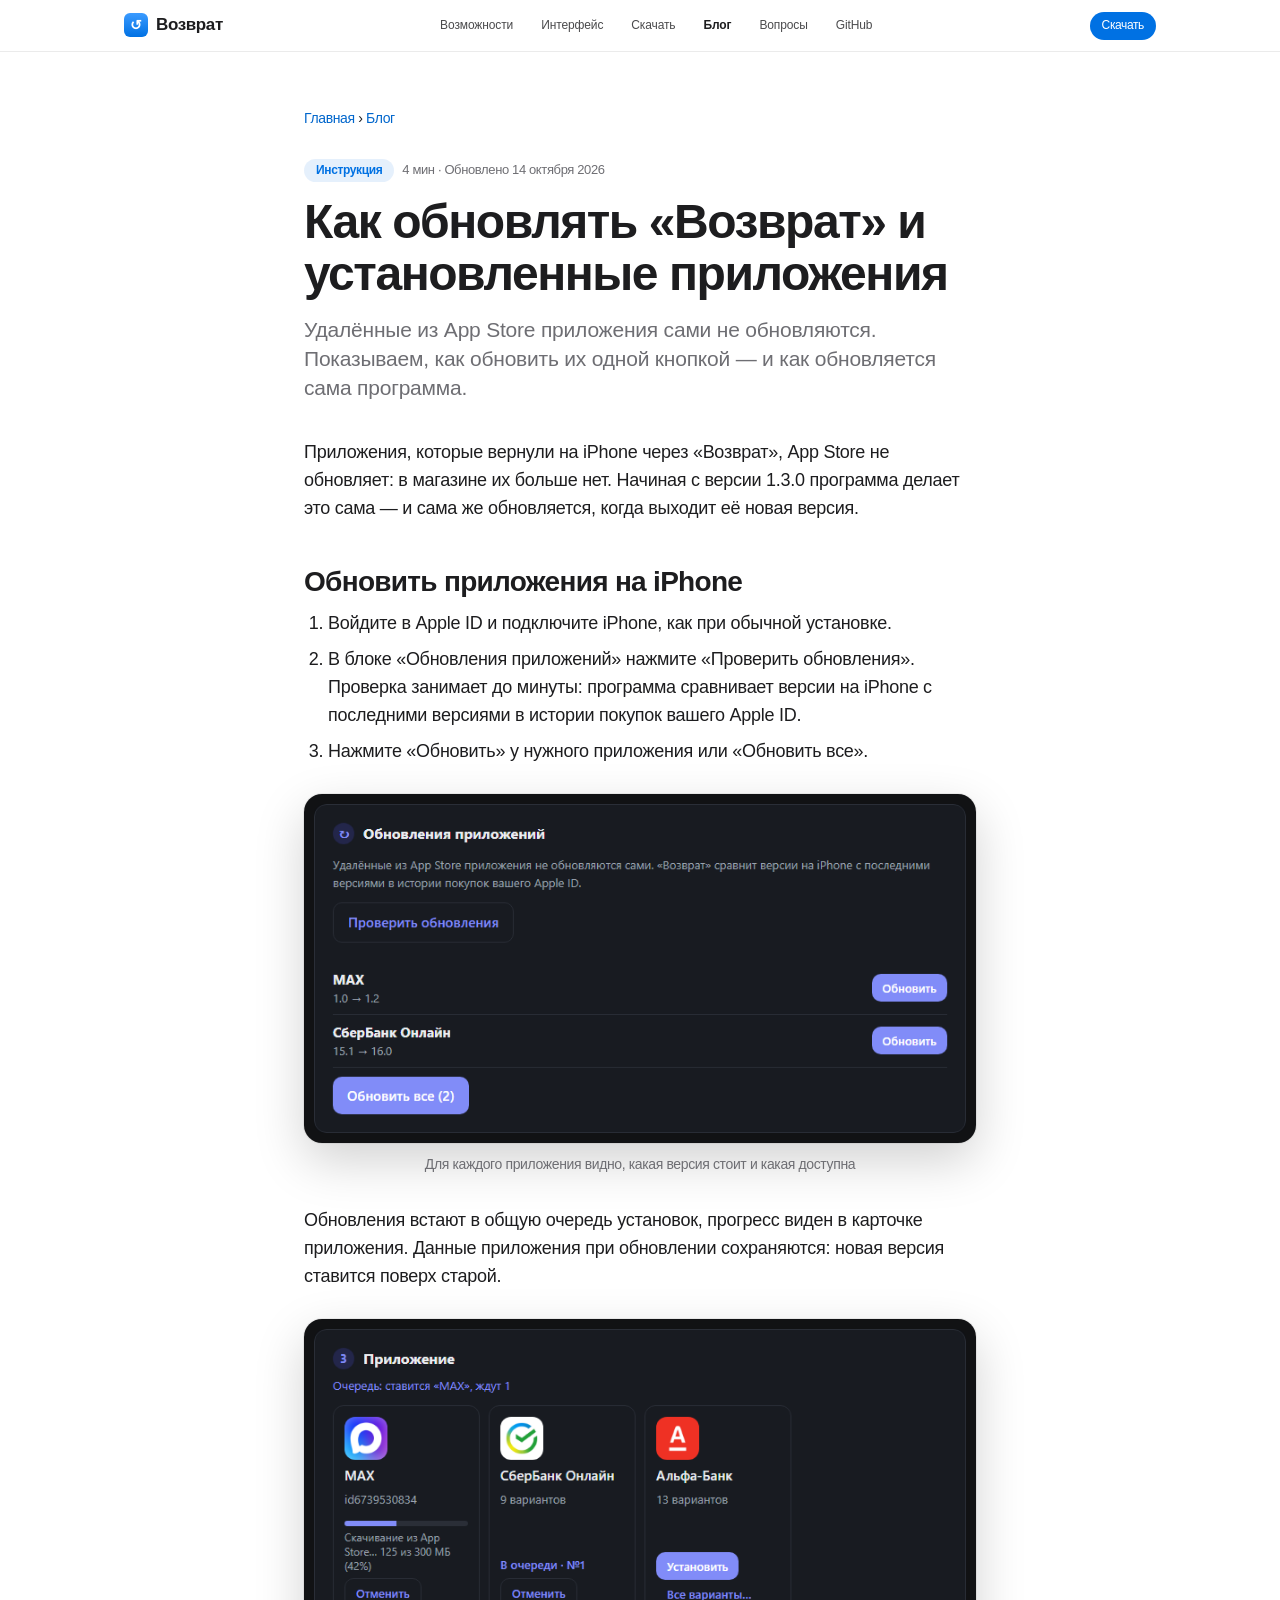
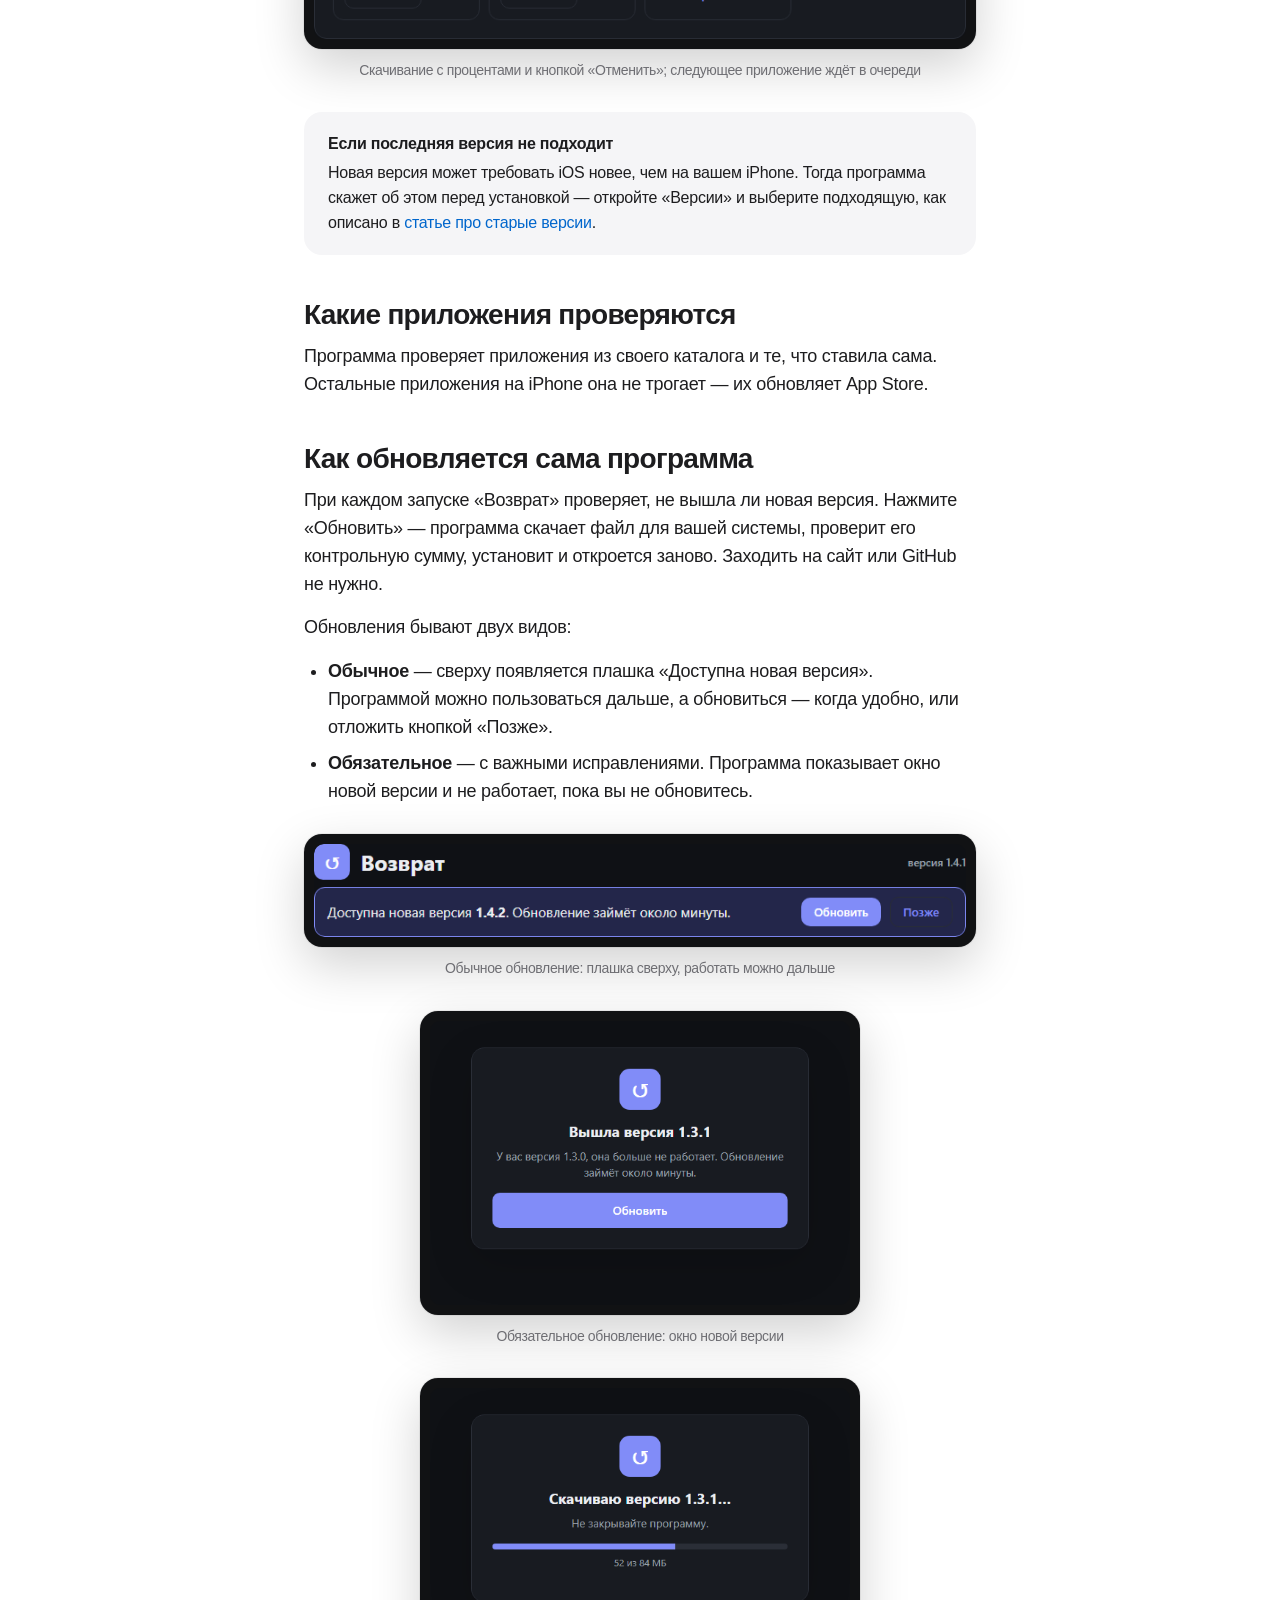
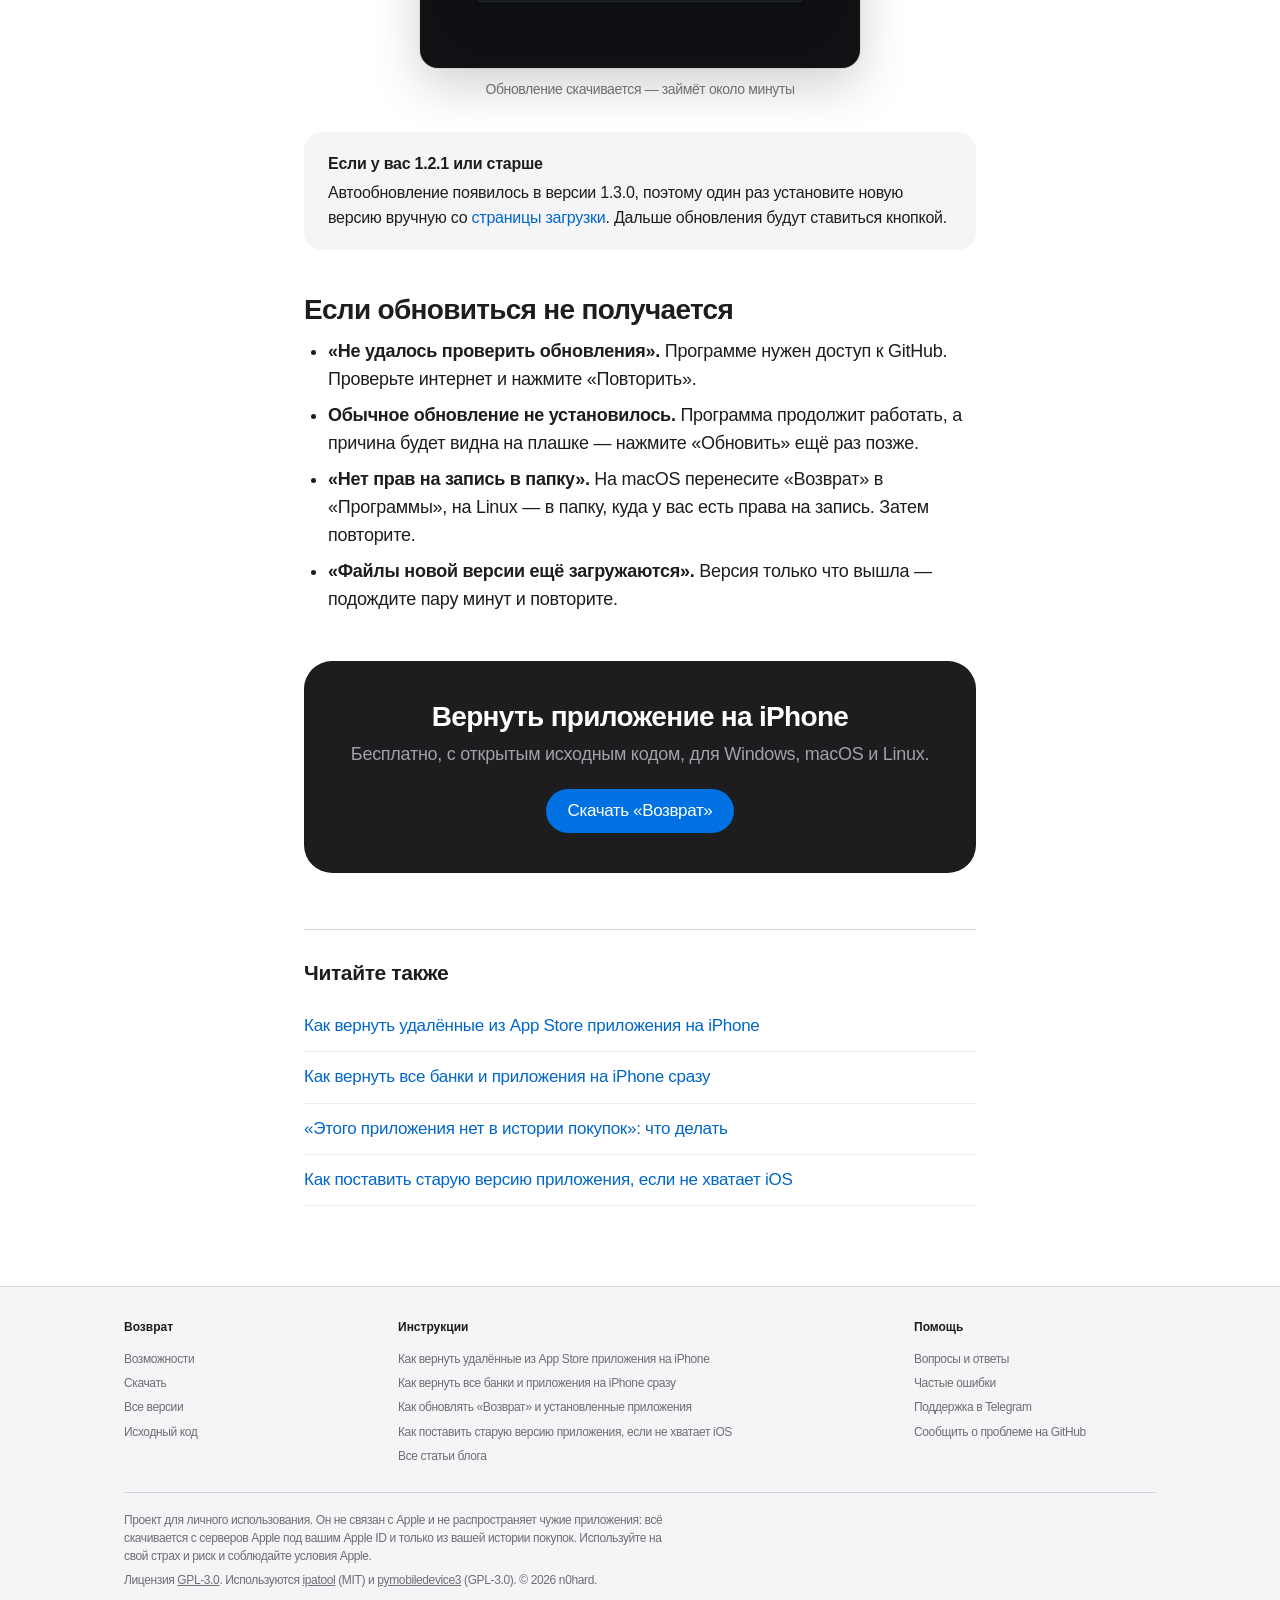
<file: cite/blog/obnovleniya/index.html>
<!doctype html>
<html lang="ru">
<head>
  <meta charset="UTF-8" />
  <meta name="viewport" content="width=device-width, initial-scale=1" />
  <title>Как обновлять «Возврат» и установленные приложения — Возврат</title>
  <meta name="description" content="Удалённые из App Store приложения сами не обновляются. Показываем, как обновить их одной кнопкой — и как обновляется сама программа." />
  <meta name="robots" content="index, follow, max-image-preview:large" />
  <meta name="theme-color" content="#ffffff" />
  <link rel="canonical" href="https://vozvratapp.ru/blog/obnovleniya/" />
  <link rel="icon" type="image/png" sizes="32x32" href="../../favicon-32.png" />
  <link rel="icon" type="image/png" sizes="192x192" href="../../favicon-192.png" />
  <link rel="apple-touch-icon" href="../../apple-touch-icon.png" />
  <meta property="og:type" content="article" />
  <meta property="og:locale" content="ru_RU" />
  <meta property="og:site_name" content="Возврат" />
  <meta property="og:title" content="Как обновлять «Возврат» и установленные приложения — Возврат" />
  <meta property="og:description" content="Удалённые из App Store приложения сами не обновляются. Показываем, как обновить их одной кнопкой — и как обновляется сама программа." />
  <meta property="og:url" content="https://vozvratapp.ru/blog/obnovleniya/" />
  <meta property="og:image" content="https://vozvratapp.ru/og-cover.jpg" />
  <meta property="og:image:width" content="1200" />
  <meta property="og:image:height" content="630" />
  <meta name="twitter:card" content="summary_large_image" />
  <link rel="stylesheet" href="../../site.css" />
  <script type="application/ld+json">
  {"@context": "https://schema.org", "@graph": [{"@type": "Article", "headline": "Как обновлять «Возврат» и установленные приложения", "description": "Удалённые из App Store приложения сами не обновляются. Показываем, как обновить их одной кнопкой — и как обновляется сама программа.", "inLanguage": "ru", "datePublished": "2026-10-13", "dateModified": "2026-10-14", "author": {"@type": "Person", "name": "n0hard", "url": "https://github.com/n0hard"}, "publisher": {"@type": "Person", "name": "n0hard", "url": "https://github.com/n0hard"}, "image": ["https://vozvratapp.ru/img/app-updates.png", "https://vozvratapp.ru/img/download-progress.png", "https://vozvratapp.ru/img/update-banner.png", "https://vozvratapp.ru/img/update-window.png", "https://vozvratapp.ru/img/update-downloading.png"], "mainEntityOfPage": "https://vozvratapp.ru/blog/obnovleniya/"}, {"@type": "BreadcrumbList", "itemListElement": [{"@type": "ListItem", "position": 1, "name": "Возврат", "item": "https://vozvratapp.ru/"}, {"@type": "ListItem", "position": 2, "name": "Блог", "item": "https://vozvratapp.ru/blog/"}, {"@type": "ListItem", "position": 3, "name": "Как обновлять «Возврат» и установленные приложения", "item": "https://vozvratapp.ru/blog/obnovleniya/"}]}]}
  </script>
</head>
<body id="top">
  <header class="nav">
    <div class="wrap">
      <a class="brand" href="../../" aria-label="Возврат — на главную"><span class="brand-ico" aria-hidden="true">↺</span>Возврат</a>
      <ul class="menu" id="menu">
        <li><a href="../../#features">Возможности</a></li>
        <li><a href="../../#screens">Интерфейс</a></li>
        <li><a href="../../#download">Скачать</a></li>
        <li><a href="../../blog/" class="active">Блог</a></li>
        <li><a href="../../#faq">Вопросы</a></li>
        <li><a href="https://github.com/n0hard/back-to-iphone" target="_blank" rel="noopener noreferrer">GitHub</a></li>
      </ul>
      <div class="nav-cta">
        <a class="btn sm" href="../../#download">Скачать</a>
        <button class="burger" id="burger" aria-label="Меню" aria-expanded="false" aria-controls="menu"><span></span><span></span></button>
      </div>
    </div>
  </header>
  <main>
    <article class="article">
      <nav class="crumbs" aria-label="Навигация"><a href="../../">Главная</a> <span aria-hidden="true">›</span> <a href="../">Блог</a></nav>
      <span class="tag">Инструкция</span><span class="meta">4 мин · <time datetime="2026-10-14">Обновлено 14 октября 2026</time></span>
      <h1>Как обновлять «Возврат» и установленные приложения</h1>
      <p class="lede">Удалённые из App Store приложения сами не обновляются. Показываем, как обновить их одной кнопкой — и как обновляется сама программа.</p>
      
<p>Приложения, которые вернули на iPhone через «Возврат», App Store не обновляет: в магазине их больше нет. Начиная с версии 1.3.0 программа делает это сама — и сама же обновляется, когда выходит её новая версия.</p>
<h2>Обновить приложения на iPhone</h2>
<ol>
<li>Войдите в Apple ID и подключите iPhone, как при обычной установке.</li>
<li>В блоке «Обновления приложений» нажмите «Проверить обновления». Проверка занимает до минуты: программа сравнивает версии на iPhone с последними версиями в истории покупок вашего Apple ID.</li>
<li>Нажмите «Обновить» у нужного приложения или «Обновить все».</li>
</ol>
<figure class="shot"><div class="frame"><img src="../../img/app-updates.png" width="728" height="368" loading="lazy" alt="Для каждого приложения видно, какая версия стоит и какая доступна" /></div><figcaption>Для каждого приложения видно, какая версия стоит и какая доступна</figcaption></figure>
<p>Обновления встают в общую очередь установок, прогресс виден в карточке приложения. Данные приложения при обновлении сохраняются: новая версия ставится поверх старой.</p>
<figure class="shot"><div class="frame"><img src="../../img/download-progress.png" width="728" height="346" loading="lazy" alt="Скачивание с процентами и кнопкой «Отменить»; следующее приложение ждёт в очереди" /></div><figcaption>Скачивание с процентами и кнопкой «Отменить»; следующее приложение ждёт в очереди</figcaption></figure>
<div class="callout"><p><strong>Если последняя версия не подходит</strong>Новая версия может требовать iOS новее, чем на вашем iPhone. Тогда программа скажет об этом перед установкой — откройте «Версии» и выберите подходящую, как описано в <a href="../staraya-versiya-prilozheniya/">статье про старые версии</a>.</p></div>
<h2>Какие приложения проверяются</h2>
<p>Программа проверяет приложения из своего каталога и те, что ставила сама. Остальные приложения на iPhone она не трогает — их обновляет App Store.</p>
<h2>Как обновляется сама программа</h2>
<p>При каждом запуске «Возврат» проверяет, не вышла ли новая версия. Нажмите «Обновить» — программа скачает файл для вашей системы, проверит его контрольную сумму, установит и откроется заново. Заходить на сайт или GitHub не нужно.</p>
<p>Обновления бывают двух видов:</p>
<ul>
<li><strong>Обычное</strong> — сверху появляется плашка «Доступна новая версия». Программой можно пользоваться дальше, а обновиться — когда удобно, или отложить кнопкой «Позже».</li>
<li><strong>Обязательное</strong> — с важными исправлениями. Программа показывает окно новой версии и не работает, пока вы не обновитесь.</li>
</ul>
<figure class="shot"><div class="frame"><img src="../../img/update-banner.png" width="728" height="104" loading="lazy" alt="Обычное обновление: плашка сверху, работать можно дальше" /></div><figcaption>Обычное обновление: плашка сверху, работать можно дальше</figcaption></figure>
<figure class="shot narrow"><div class="frame"><img src="../../img/update-window.png" width="572" height="387" loading="lazy" alt="Обязательное обновление: окно новой версии" /></div><figcaption>Обязательное обновление: окно новой версии</figcaption></figure>
<figure class="shot narrow"><div class="frame"><img src="../../img/update-downloading.png" width="572" height="368" loading="lazy" alt="Обновление скачивается — займёт около минуты" /></div><figcaption>Обновление скачивается — займёт около минуты</figcaption></figure>
<div class="callout"><p><strong>Если у вас 1.2.1 или старше</strong>Автообновление появилось в версии 1.3.0, поэтому один раз установите новую версию вручную со <a href="../../#download">страницы загрузки</a>. Дальше обновления будут ставиться кнопкой.</p></div>
<h2>Если обновиться не получается</h2>
<ul>
<li><strong>«Не удалось проверить обновления».</strong> Программе нужен доступ к GitHub. Проверьте интернет и нажмите «Повторить».</li>
<li><strong>Обычное обновление не установилось.</strong> Программа продолжит работать, а причина будет видна на плашке — нажмите «Обновить» ещё раз позже.</li>
<li><strong>«Нет прав на запись в папку».</strong> На macOS перенесите «Возврат» в «Программы», на Linux — в папку, куда у вас есть права на запись. Затем повторите.</li>
<li><strong>«Файлы новой версии ещё загружаются».</strong> Версия только что вышла — подождите пару минут и повторите.</li>
</ul>

      <div class="cta-box">
        <h2>Вернуть приложение на iPhone</h2>
        <p>Бесплатно, с открытым исходным кодом, для Windows, macOS и Linux.</p>
        <a class="btn" href="../../#download">Скачать «Возврат»</a>
      </div>
      <div class="related"><h3>Читайте также</h3><ul><li><a href="../kak-vernut-udalennye-prilozheniya/">Как вернуть удалённые из App Store приложения на iPhone</a></li><li><a href="../vernut-vse-srazu/">Как вернуть все банки и приложения на iPhone сразу</a></li><li><a href="../ne-v-istorii-pokupok/">«Этого приложения нет в истории покупок»: что делать</a></li><li><a href="../staraya-versiya-prilozheniya/">Как поставить старую версию приложения, если не хватает iOS</a></li></ul></div>
    </article>
  </main>
  <footer>
    <div class="wrap">
      <div class="foot-cols">
        <div class="foot-col"><h4>Возврат</h4>
          <a href="../../#features">Возможности</a><a href="../../#download">Скачать</a>
          <a href="https://github.com/n0hard/back-to-iphone/releases" target="_blank" rel="noopener noreferrer">Все версии</a><a href="https://github.com/n0hard/back-to-iphone" target="_blank" rel="noopener noreferrer">Исходный код</a></div>
        <div class="foot-col wide"><h4>Инструкции</h4><a href="../../blog/kak-vernut-udalennye-prilozheniya/">Как вернуть удалённые из App Store приложения на iPhone</a><a href="../../blog/vernut-vse-srazu/">Как вернуть все банки и приложения на iPhone сразу</a><a href="../../blog/obnovleniya/">Как обновлять «Возврат» и установленные приложения</a><a href="../../blog/staraya-versiya-prilozheniya/">Как поставить старую версию приложения, если не хватает iOS</a><a href="../../blog/">Все статьи блога</a></div>
        <div class="foot-col"><h4>Помощь</h4>
          <a href="../../#faq">Вопросы и ответы</a><a href="../../blog/drugie-oshibki/">Частые ошибки</a>
          <a href="https://t.me/vzvrt_app" target="_blank" rel="noopener noreferrer">Поддержка в Telegram</a><a href="https://github.com/n0hard/back-to-iphone/issues" target="_blank" rel="noopener noreferrer">Сообщить о проблеме на GitHub</a></div>
      </div>
      <div class="foot-legal">
        <p>Проект для личного использования. Он не связан с Apple и не распространяет чужие приложения: всё скачивается с серверов Apple под вашим Apple ID и только из вашей истории покупок. Используйте на свой страх и риск и соблюдайте условия Apple.</p>
        <p>Лицензия <a href="https://github.com/n0hard/back-to-iphone/blob/main/LICENSE" target="_blank" rel="noopener noreferrer">GPL-3.0</a>. Используются <a href="https://github.com/majd/ipatool" target="_blank" rel="noopener noreferrer">ipatool</a> (MIT) и <a href="https://github.com/doronz88/pymobiledevice3" target="_blank" rel="noopener noreferrer">pymobiledevice3</a> (GPL-3.0). &copy; 2026 n0hard.</p>
      </div>
    </div>
  </footer>
  <script>
  (function () {
    var burger = document.getElementById('burger'), menu = document.getElementById('menu');
    function setMenu(o) { menu.classList.toggle('open', o); burger.setAttribute('aria-expanded', String(o)); }
    burger.addEventListener('click', function () { setMenu(!menu.classList.contains('open')); });
    Array.prototype.forEach.call(menu.querySelectorAll('a'), function (a) { a.addEventListener('click', function () { setMenu(false); }); });
    document.addEventListener('keydown', function (e) { if (e.key === 'Escape') setMenu(false); });
    Array.prototype.forEach.call(document.querySelectorAll('.code'), function (box) {
      var btn = box.querySelector('.copy'); if (!btn) return;
      var txt = box.querySelector('span').textContent.trim();
      btn.addEventListener('click', function () {
        function ok() { btn.textContent = 'Скопировано'; btn.classList.add('done'); setTimeout(function () { btn.textContent = 'Копировать'; btn.classList.remove('done'); }, 1600); }
        function fb() { var ta = document.createElement('textarea'); ta.value = txt; ta.style.position = 'fixed'; ta.style.opacity = '0'; document.body.appendChild(ta); ta.select(); try { document.execCommand('copy'); ok(); } catch (e) { btn.textContent = 'Ошибка'; } document.body.removeChild(ta); }
        if (navigator.clipboard && window.isSecureContext) navigator.clipboard.writeText(txt).then(ok, fb); else fb();
      });
    });
    Array.prototype.forEach.call(document.querySelectorAll('.shot img'), function (img) {
      img.addEventListener('click', function () {
        var lb = document.createElement('div'); lb.className = 'lb'; lb.setAttribute('role', 'dialog'); lb.setAttribute('aria-label', img.alt);
        lb.innerHTML = '<img alt=""><button type="button" aria-label="Закрыть">✕</button>';
        lb.querySelector('img').src = img.src;
        function close() { document.removeEventListener('keydown', esc); lb.remove(); img.focus(); }
        function esc(e) { if (e.key === 'Escape') close(); }
        lb.addEventListener('click', close); document.addEventListener('keydown', esc);
        document.body.appendChild(lb); lb.querySelector('button').focus();
      });
    });
    var f = document.querySelectorAll('.filters [data-f]');
    if (f.length) {
      var items = document.querySelectorAll('[data-tag]'), empty = document.getElementById('empty');
      Array.prototype.forEach.call(f, function (b) {
        b.addEventListener('click', function () {
          Array.prototype.forEach.call(f, function (x) { x.setAttribute('aria-pressed', String(x === b)); });
          var v = b.getAttribute('data-f'), n = 0;
          Array.prototype.forEach.call(items, function (it) { var show = v === 'all' || it.getAttribute('data-tag') === v; it.hidden = !show; if (show) n++; });
          empty.hidden = n > 0;
        });
      });
    }
  })();
  </script>
</body>
</html>
</file>
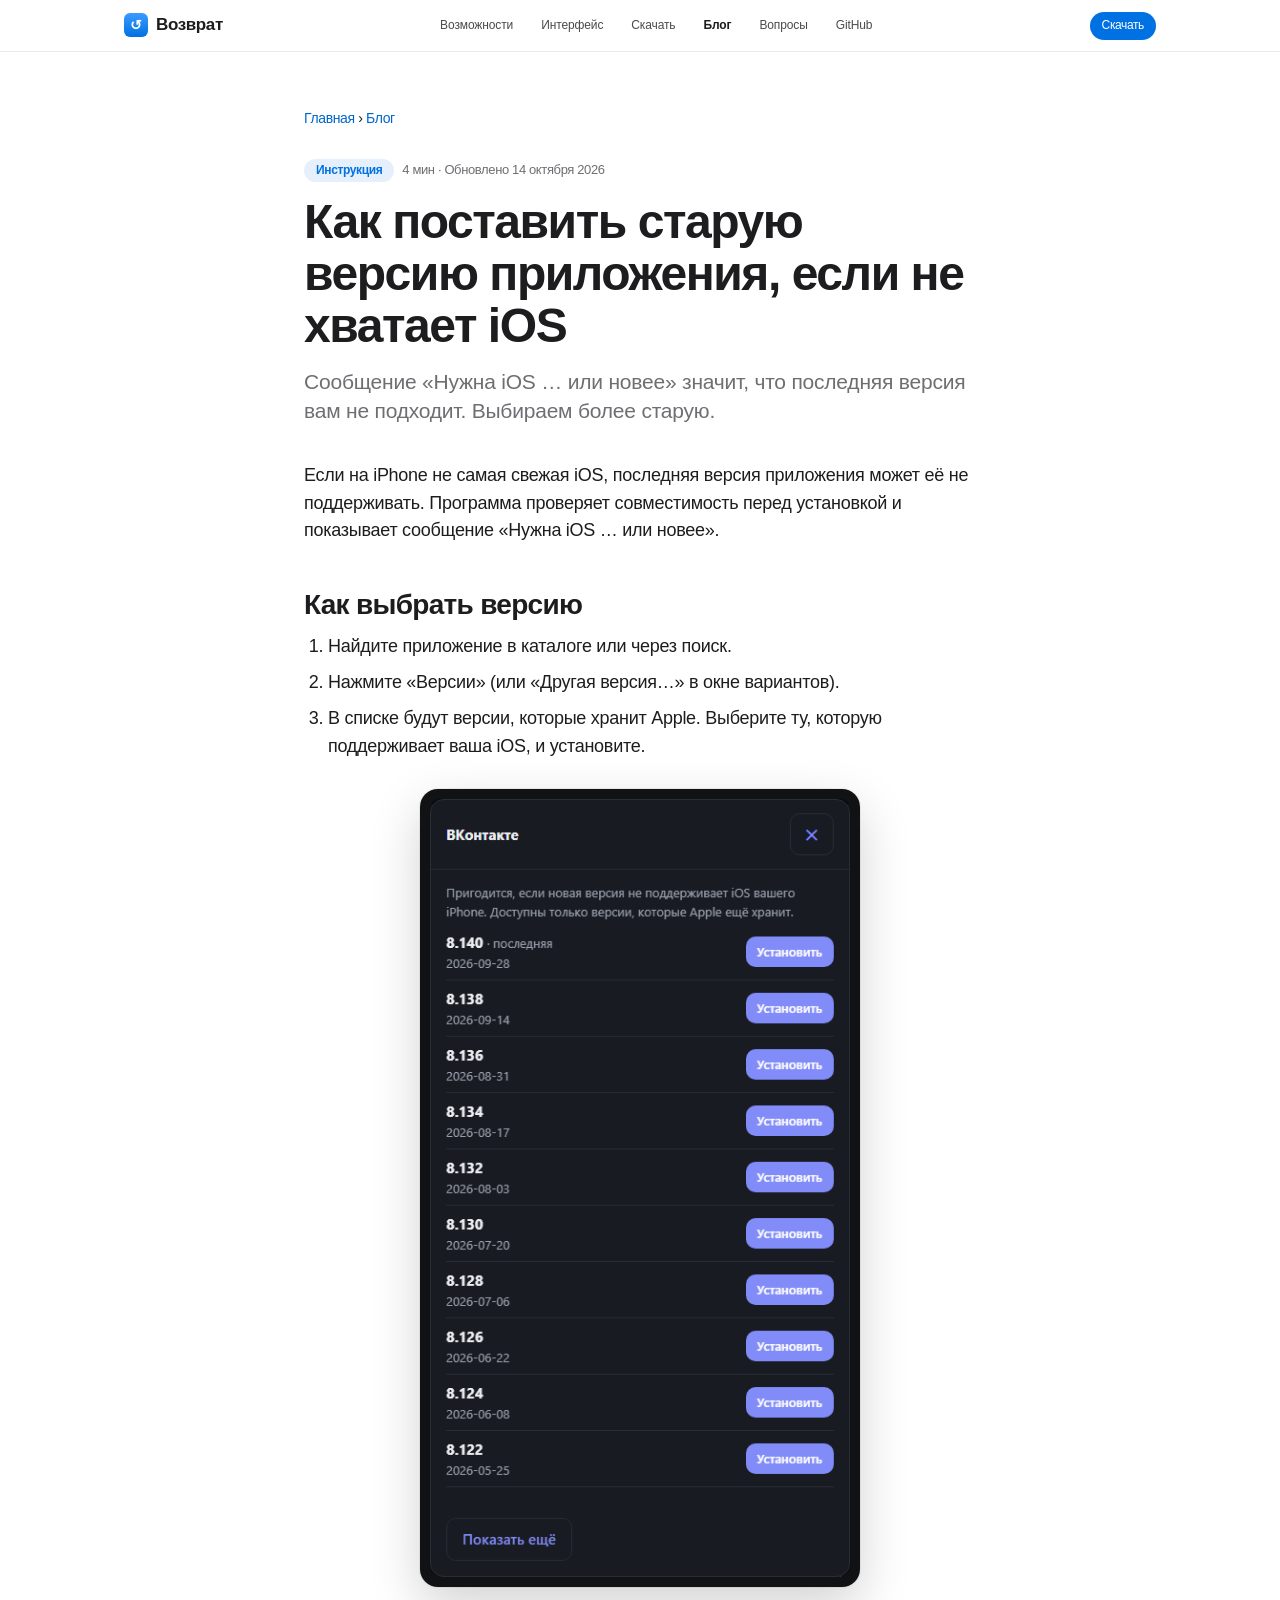
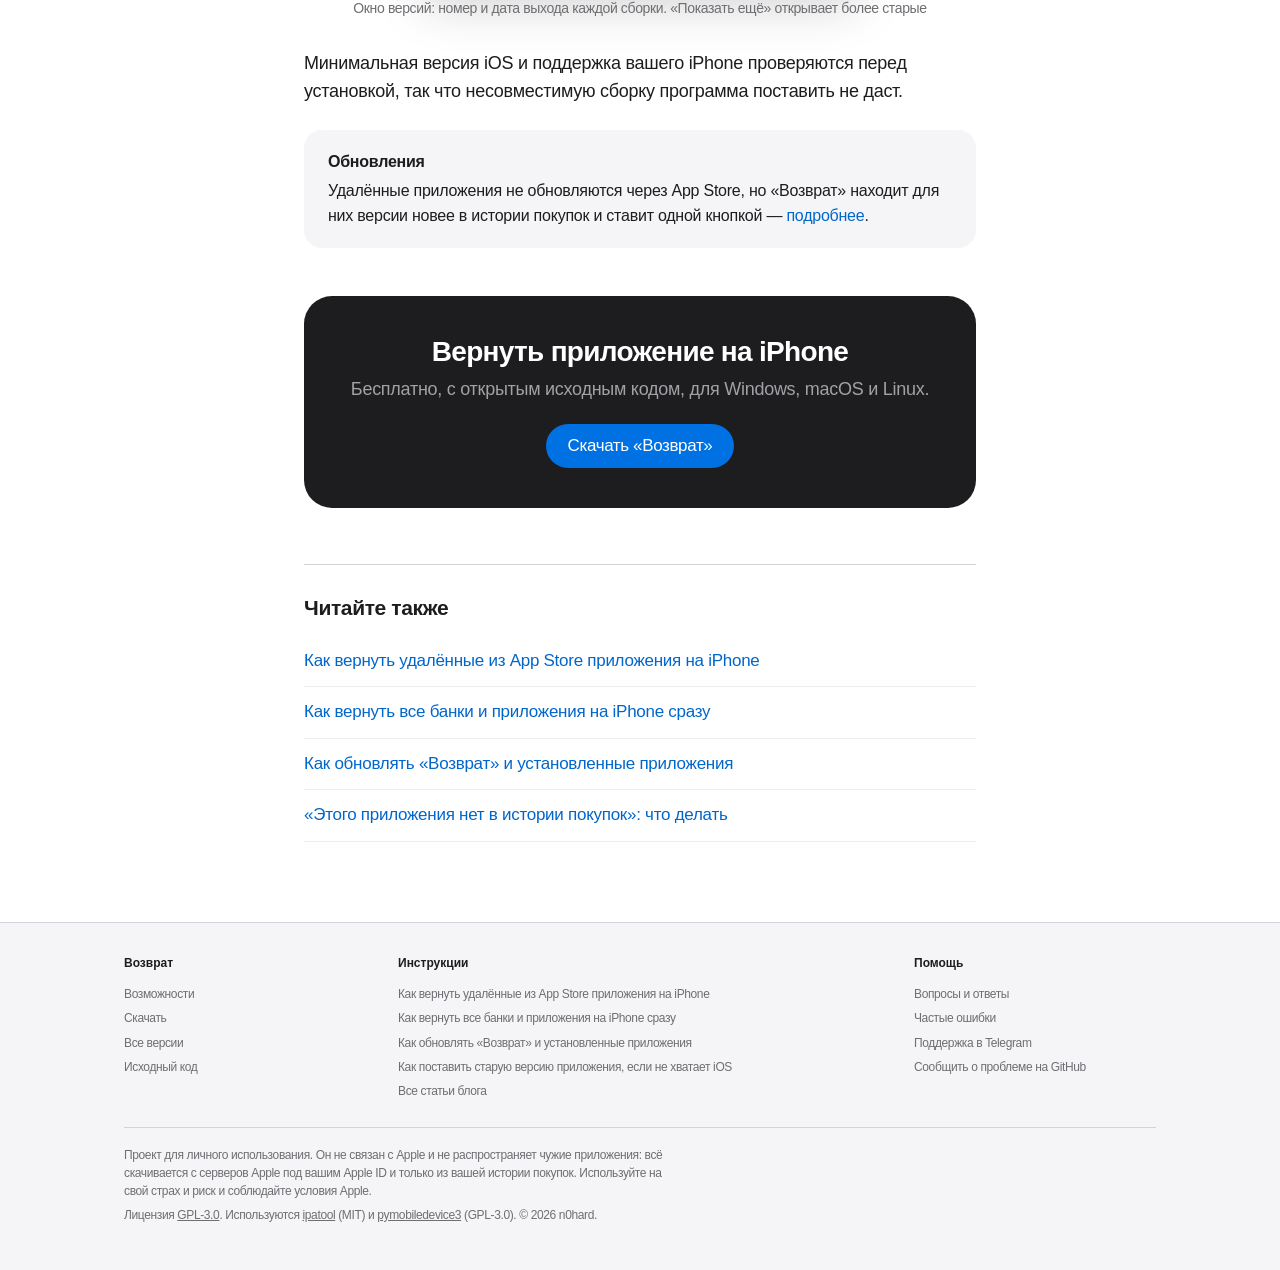
<file: cite/blog/staraya-versiya-prilozheniya/index.html>
<!doctype html>
<html lang="ru">
<head>
  <meta charset="UTF-8" />
  <meta name="viewport" content="width=device-width, initial-scale=1" />
  <title>Как поставить старую версию приложения, если не хватает iOS — Возврат</title>
  <meta name="description" content="Сообщение «Нужна iOS … или новее» значит, что последняя версия вам не подходит. Выбираем более старую." />
  <meta name="robots" content="index, follow, max-image-preview:large" />
  <meta name="theme-color" content="#ffffff" />
  <link rel="canonical" href="https://vozvratapp.ru/blog/staraya-versiya-prilozheniya/" />
  <link rel="icon" type="image/png" sizes="32x32" href="../../favicon-32.png" />
  <link rel="icon" type="image/png" sizes="192x192" href="../../favicon-192.png" />
  <link rel="apple-touch-icon" href="../../apple-touch-icon.png" />
  <meta property="og:type" content="article" />
  <meta property="og:locale" content="ru_RU" />
  <meta property="og:site_name" content="Возврат" />
  <meta property="og:title" content="Как поставить старую версию приложения, если не хватает iOS — Возврат" />
  <meta property="og:description" content="Сообщение «Нужна iOS … или новее» значит, что последняя версия вам не подходит. Выбираем более старую." />
  <meta property="og:url" content="https://vozvratapp.ru/blog/staraya-versiya-prilozheniya/" />
  <meta property="og:image" content="https://vozvratapp.ru/og-cover.jpg" />
  <meta property="og:image:width" content="1200" />
  <meta property="og:image:height" content="630" />
  <meta name="twitter:card" content="summary_large_image" />
  <link rel="stylesheet" href="../../site.css" />
  <script type="application/ld+json">
  {"@context": "https://schema.org", "@graph": [{"@type": "Article", "headline": "Как поставить старую версию приложения, если не хватает iOS", "description": "Сообщение «Нужна iOS … или новее» значит, что последняя версия вам не подходит. Выбираем более старую.", "inLanguage": "ru", "datePublished": "2026-10-12", "dateModified": "2026-10-14", "author": {"@type": "Person", "name": "n0hard", "url": "https://github.com/n0hard"}, "publisher": {"@type": "Person", "name": "n0hard", "url": "https://github.com/n0hard"}, "image": ["https://vozvratapp.ru/img/modal-versions.png"], "mainEntityOfPage": "https://vozvratapp.ru/blog/staraya-versiya-prilozheniya/"}, {"@type": "BreadcrumbList", "itemListElement": [{"@type": "ListItem", "position": 1, "name": "Возврат", "item": "https://vozvratapp.ru/"}, {"@type": "ListItem", "position": 2, "name": "Блог", "item": "https://vozvratapp.ru/blog/"}, {"@type": "ListItem", "position": 3, "name": "Как поставить старую версию приложения, если не хватает iOS", "item": "https://vozvratapp.ru/blog/staraya-versiya-prilozheniya/"}]}]}
  </script>
</head>
<body id="top">
  <header class="nav">
    <div class="wrap">
      <a class="brand" href="../../" aria-label="Возврат — на главную"><span class="brand-ico" aria-hidden="true">↺</span>Возврат</a>
      <ul class="menu" id="menu">
        <li><a href="../../#features">Возможности</a></li>
        <li><a href="../../#screens">Интерфейс</a></li>
        <li><a href="../../#download">Скачать</a></li>
        <li><a href="../../blog/" class="active">Блог</a></li>
        <li><a href="../../#faq">Вопросы</a></li>
        <li><a href="https://github.com/n0hard/back-to-iphone" target="_blank" rel="noopener noreferrer">GitHub</a></li>
      </ul>
      <div class="nav-cta">
        <a class="btn sm" href="../../#download">Скачать</a>
        <button class="burger" id="burger" aria-label="Меню" aria-expanded="false" aria-controls="menu"><span></span><span></span></button>
      </div>
    </div>
  </header>
  <main>
    <article class="article">
      <nav class="crumbs" aria-label="Навигация"><a href="../../">Главная</a> <span aria-hidden="true">›</span> <a href="../">Блог</a></nav>
      <span class="tag">Инструкция</span><span class="meta">4 мин · <time datetime="2026-10-14">Обновлено 14 октября 2026</time></span>
      <h1>Как поставить старую версию приложения, если не хватает iOS</h1>
      <p class="lede">Сообщение «Нужна iOS … или новее» значит, что последняя версия вам не подходит. Выбираем более старую.</p>
      
<p>Если на iPhone не самая свежая iOS, последняя версия приложения может её не поддерживать. Программа проверяет совместимость перед установкой и показывает сообщение «Нужна iOS … или новее».</p>
<h2>Как выбрать версию</h2>
<ol>
<li>Найдите приложение в каталоге или через поиск.</li>
<li>Нажмите «Версии» (или «Другая версия…» в окне вариантов).</li>
<li>В списке будут версии, которые хранит Apple. Выберите ту, которую поддерживает ваша iOS, и установите.</li>
</ol>
<figure class="shot narrow"><div class="frame"><img src="../../img/modal-versions.png" width="440" height="815" loading="lazy" alt="Окно версий: номер и дата выхода каждой сборки. «Показать ещё» открывает более старые" /></div><figcaption>Окно версий: номер и дата выхода каждой сборки. «Показать ещё» открывает более старые</figcaption></figure>
<p>Минимальная версия iOS и поддержка вашего iPhone проверяются перед установкой, так что несовместимую сборку программа поставить не даст.</p>
<div class="callout"><p><strong>Обновления</strong>Удалённые приложения не обновляются через App Store, но «Возврат» находит для них версии новее в истории покупок и ставит одной кнопкой — <a href="../obnovleniya/">подробнее</a>.</p></div>

      <div class="cta-box">
        <h2>Вернуть приложение на iPhone</h2>
        <p>Бесплатно, с открытым исходным кодом, для Windows, macOS и Linux.</p>
        <a class="btn" href="../../#download">Скачать «Возврат»</a>
      </div>
      <div class="related"><h3>Читайте также</h3><ul><li><a href="../kak-vernut-udalennye-prilozheniya/">Как вернуть удалённые из App Store приложения на iPhone</a></li><li><a href="../vernut-vse-srazu/">Как вернуть все банки и приложения на iPhone сразу</a></li><li><a href="../obnovleniya/">Как обновлять «Возврат» и установленные приложения</a></li><li><a href="../ne-v-istorii-pokupok/">«Этого приложения нет в истории покупок»: что делать</a></li></ul></div>
    </article>
  </main>
  <footer>
    <div class="wrap">
      <div class="foot-cols">
        <div class="foot-col"><h4>Возврат</h4>
          <a href="../../#features">Возможности</a><a href="../../#download">Скачать</a>
          <a href="https://github.com/n0hard/back-to-iphone/releases" target="_blank" rel="noopener noreferrer">Все версии</a><a href="https://github.com/n0hard/back-to-iphone" target="_blank" rel="noopener noreferrer">Исходный код</a></div>
        <div class="foot-col wide"><h4>Инструкции</h4><a href="../../blog/kak-vernut-udalennye-prilozheniya/">Как вернуть удалённые из App Store приложения на iPhone</a><a href="../../blog/vernut-vse-srazu/">Как вернуть все банки и приложения на iPhone сразу</a><a href="../../blog/obnovleniya/">Как обновлять «Возврат» и установленные приложения</a><a href="../../blog/staraya-versiya-prilozheniya/">Как поставить старую версию приложения, если не хватает iOS</a><a href="../../blog/">Все статьи блога</a></div>
        <div class="foot-col"><h4>Помощь</h4>
          <a href="../../#faq">Вопросы и ответы</a><a href="../../blog/drugie-oshibki/">Частые ошибки</a>
          <a href="https://t.me/vzvrt_app" target="_blank" rel="noopener noreferrer">Поддержка в Telegram</a><a href="https://github.com/n0hard/back-to-iphone/issues" target="_blank" rel="noopener noreferrer">Сообщить о проблеме на GitHub</a></div>
      </div>
      <div class="foot-legal">
        <p>Проект для личного использования. Он не связан с Apple и не распространяет чужие приложения: всё скачивается с серверов Apple под вашим Apple ID и только из вашей истории покупок. Используйте на свой страх и риск и соблюдайте условия Apple.</p>
        <p>Лицензия <a href="https://github.com/n0hard/back-to-iphone/blob/main/LICENSE" target="_blank" rel="noopener noreferrer">GPL-3.0</a>. Используются <a href="https://github.com/majd/ipatool" target="_blank" rel="noopener noreferrer">ipatool</a> (MIT) и <a href="https://github.com/doronz88/pymobiledevice3" target="_blank" rel="noopener noreferrer">pymobiledevice3</a> (GPL-3.0). &copy; 2026 n0hard.</p>
      </div>
    </div>
  </footer>
  <script>
  (function () {
    var burger = document.getElementById('burger'), menu = document.getElementById('menu');
    function setMenu(o) { menu.classList.toggle('open', o); burger.setAttribute('aria-expanded', String(o)); }
    burger.addEventListener('click', function () { setMenu(!menu.classList.contains('open')); });
    Array.prototype.forEach.call(menu.querySelectorAll('a'), function (a) { a.addEventListener('click', function () { setMenu(false); }); });
    document.addEventListener('keydown', function (e) { if (e.key === 'Escape') setMenu(false); });
    Array.prototype.forEach.call(document.querySelectorAll('.code'), function (box) {
      var btn = box.querySelector('.copy'); if (!btn) return;
      var txt = box.querySelector('span').textContent.trim();
      btn.addEventListener('click', function () {
        function ok() { btn.textContent = 'Скопировано'; btn.classList.add('done'); setTimeout(function () { btn.textContent = 'Копировать'; btn.classList.remove('done'); }, 1600); }
        function fb() { var ta = document.createElement('textarea'); ta.value = txt; ta.style.position = 'fixed'; ta.style.opacity = '0'; document.body.appendChild(ta); ta.select(); try { document.execCommand('copy'); ok(); } catch (e) { btn.textContent = 'Ошибка'; } document.body.removeChild(ta); }
        if (navigator.clipboard && window.isSecureContext) navigator.clipboard.writeText(txt).then(ok, fb); else fb();
      });
    });
    Array.prototype.forEach.call(document.querySelectorAll('.shot img'), function (img) {
      img.addEventListener('click', function () {
        var lb = document.createElement('div'); lb.className = 'lb'; lb.setAttribute('role', 'dialog'); lb.setAttribute('aria-label', img.alt);
        lb.innerHTML = '<img alt=""><button type="button" aria-label="Закрыть">✕</button>';
        lb.querySelector('img').src = img.src;
        function close() { document.removeEventListener('keydown', esc); lb.remove(); img.focus(); }
        function esc(e) { if (e.key === 'Escape') close(); }
        lb.addEventListener('click', close); document.addEventListener('keydown', esc);
        document.body.appendChild(lb); lb.querySelector('button').focus();
      });
    });
    var f = document.querySelectorAll('.filters [data-f]');
    if (f.length) {
      var items = document.querySelectorAll('[data-tag]'), empty = document.getElementById('empty');
      Array.prototype.forEach.call(f, function (b) {
        b.addEventListener('click', function () {
          Array.prototype.forEach.call(f, function (x) { x.setAttribute('aria-pressed', String(x === b)); });
          var v = b.getAttribute('data-f'), n = 0;
          Array.prototype.forEach.call(items, function (it) { var show = v === 'all' || it.getAttribute('data-tag') === v; it.hidden = !show; if (show) n++; });
          empty.hidden = n > 0;
        });
      });
    }
  })();
  </script>
</body>
</html>
</file>
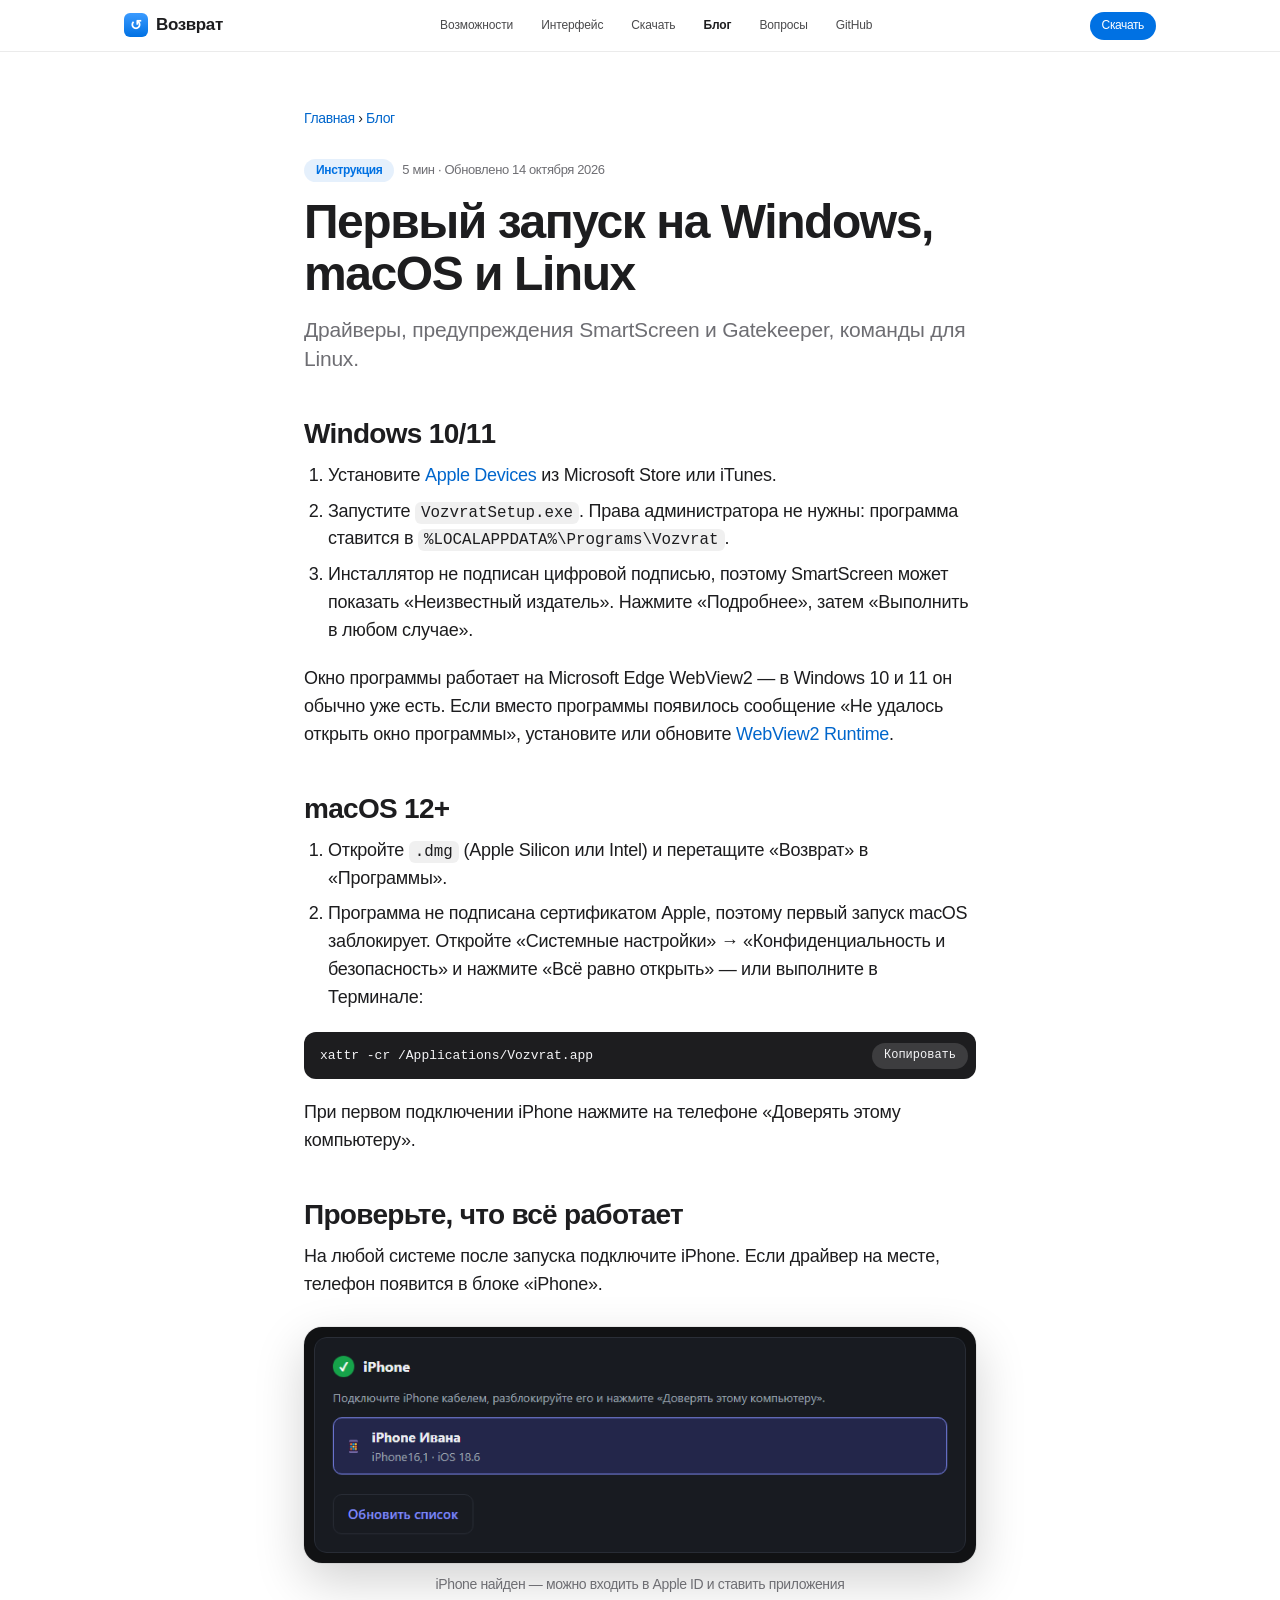
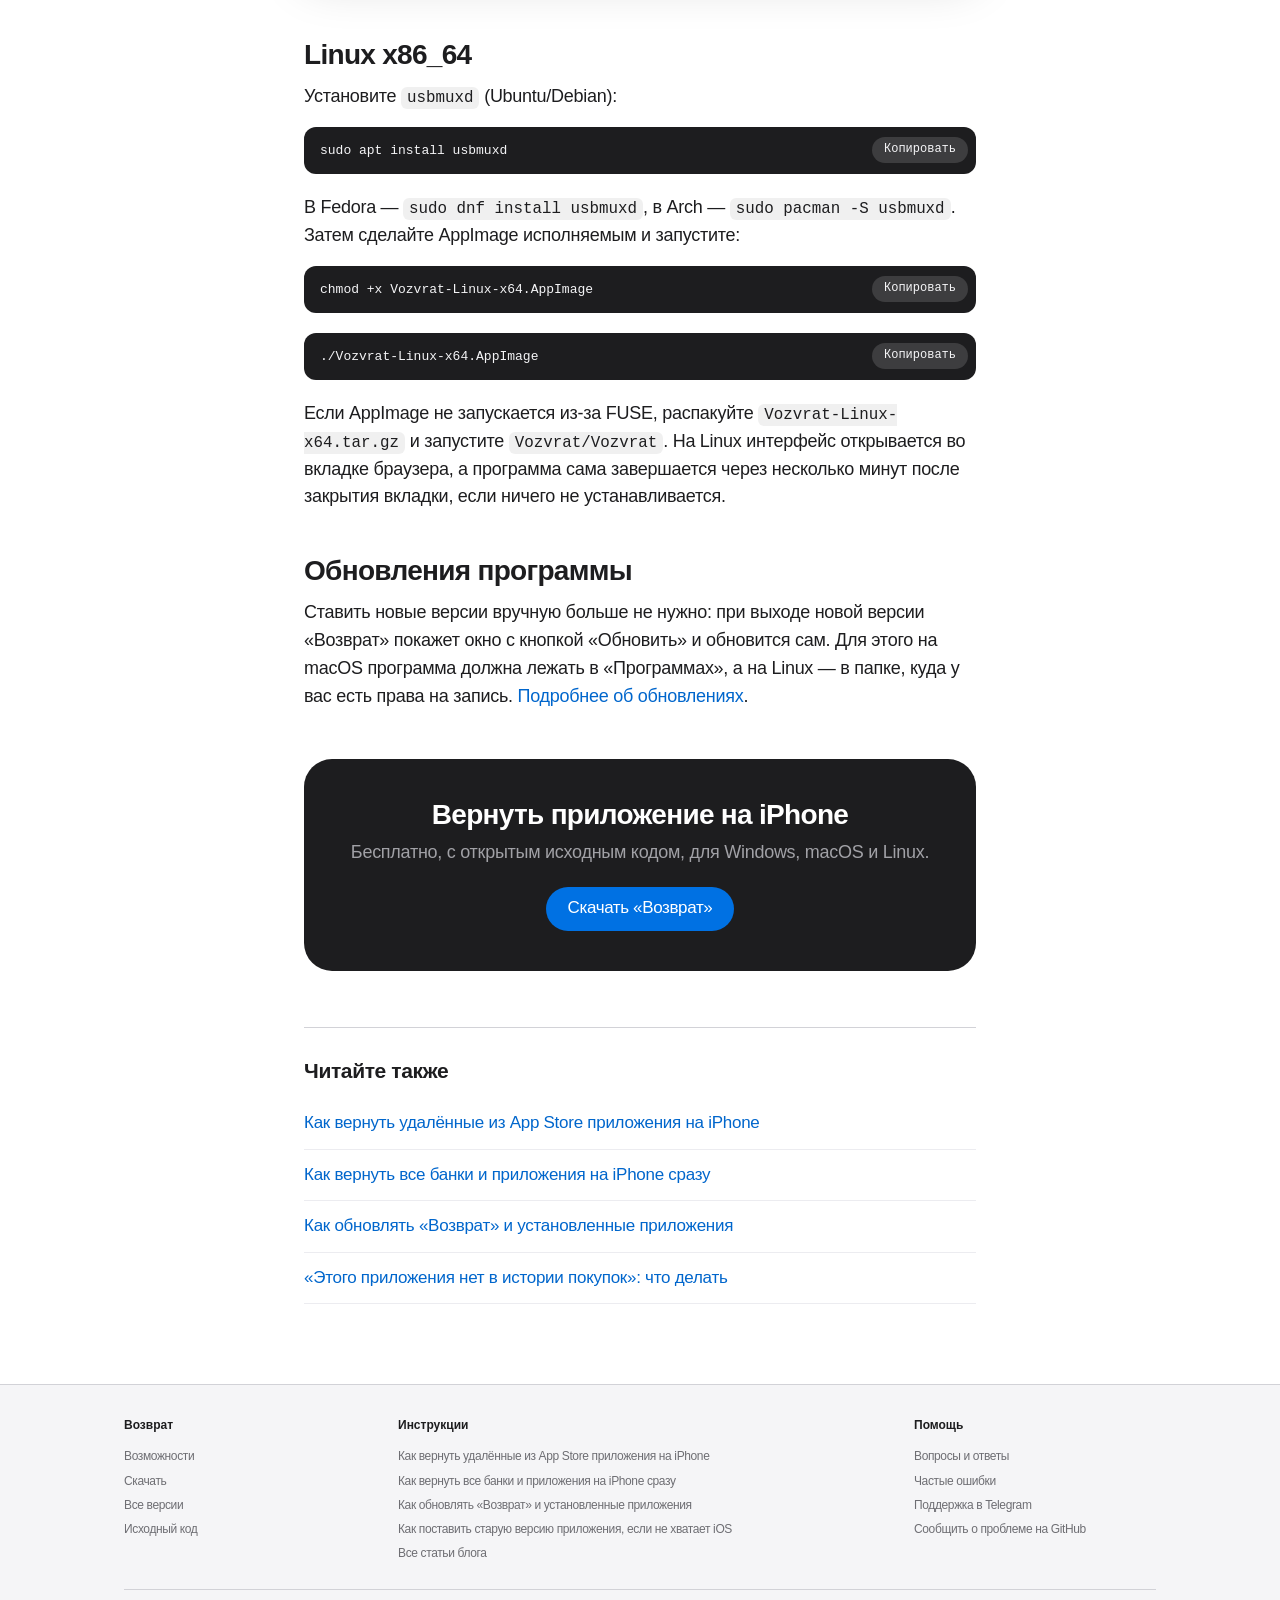
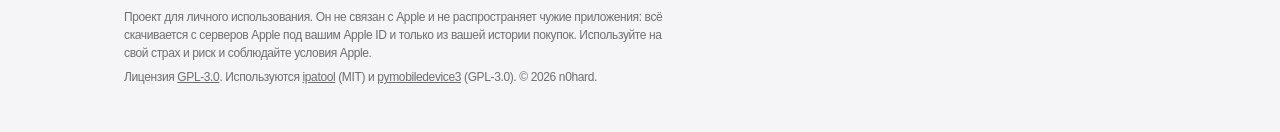
<file: cite/blog/ustanovka-windows-macos-linux/index.html>
<!doctype html>
<html lang="ru">
<head>
  <meta charset="UTF-8" />
  <meta name="viewport" content="width=device-width, initial-scale=1" />
  <title>Первый запуск на Windows, macOS и Linux — Возврат</title>
  <meta name="description" content="Драйверы, предупреждения SmartScreen и Gatekeeper, команды для Linux." />
  <meta name="robots" content="index, follow, max-image-preview:large" />
  <meta name="theme-color" content="#ffffff" />
  <link rel="canonical" href="https://vozvratapp.ru/blog/ustanovka-windows-macos-linux/" />
  <link rel="icon" type="image/png" sizes="32x32" href="../../favicon-32.png" />
  <link rel="icon" type="image/png" sizes="192x192" href="../../favicon-192.png" />
  <link rel="apple-touch-icon" href="../../apple-touch-icon.png" />
  <meta property="og:type" content="article" />
  <meta property="og:locale" content="ru_RU" />
  <meta property="og:site_name" content="Возврат" />
  <meta property="og:title" content="Первый запуск на Windows, macOS и Linux — Возврат" />
  <meta property="og:description" content="Драйверы, предупреждения SmartScreen и Gatekeeper, команды для Linux." />
  <meta property="og:url" content="https://vozvratapp.ru/blog/ustanovka-windows-macos-linux/" />
  <meta property="og:image" content="https://vozvratapp.ru/og-cover.jpg" />
  <meta property="og:image:width" content="1200" />
  <meta property="og:image:height" content="630" />
  <meta name="twitter:card" content="summary_large_image" />
  <link rel="stylesheet" href="../../site.css" />
  <script type="application/ld+json">
  {"@context": "https://schema.org", "@graph": [{"@type": "Article", "headline": "Первый запуск на Windows, macOS и Linux", "description": "Драйверы, предупреждения SmartScreen и Gatekeeper, команды для Linux.", "inLanguage": "ru", "datePublished": "2026-10-12", "dateModified": "2026-10-14", "author": {"@type": "Person", "name": "n0hard", "url": "https://github.com/n0hard"}, "publisher": {"@type": "Person", "name": "n0hard", "url": "https://github.com/n0hard"}, "image": ["https://vozvratapp.ru/img/step-iphone.png"], "mainEntityOfPage": "https://vozvratapp.ru/blog/ustanovka-windows-macos-linux/"}, {"@type": "BreadcrumbList", "itemListElement": [{"@type": "ListItem", "position": 1, "name": "Возврат", "item": "https://vozvratapp.ru/"}, {"@type": "ListItem", "position": 2, "name": "Блог", "item": "https://vozvratapp.ru/blog/"}, {"@type": "ListItem", "position": 3, "name": "Первый запуск на Windows, macOS и Linux", "item": "https://vozvratapp.ru/blog/ustanovka-windows-macos-linux/"}]}]}
  </script>
</head>
<body id="top">
  <header class="nav">
    <div class="wrap">
      <a class="brand" href="../../" aria-label="Возврат — на главную"><span class="brand-ico" aria-hidden="true">↺</span>Возврат</a>
      <ul class="menu" id="menu">
        <li><a href="../../#features">Возможности</a></li>
        <li><a href="../../#screens">Интерфейс</a></li>
        <li><a href="../../#download">Скачать</a></li>
        <li><a href="../../blog/" class="active">Блог</a></li>
        <li><a href="../../#faq">Вопросы</a></li>
        <li><a href="https://github.com/n0hard/back-to-iphone" target="_blank" rel="noopener noreferrer">GitHub</a></li>
      </ul>
      <div class="nav-cta">
        <a class="btn sm" href="../../#download">Скачать</a>
        <button class="burger" id="burger" aria-label="Меню" aria-expanded="false" aria-controls="menu"><span></span><span></span></button>
      </div>
    </div>
  </header>
  <main>
    <article class="article">
      <nav class="crumbs" aria-label="Навигация"><a href="../../">Главная</a> <span aria-hidden="true">›</span> <a href="../">Блог</a></nav>
      <span class="tag">Инструкция</span><span class="meta">5 мин · <time datetime="2026-10-14">Обновлено 14 октября 2026</time></span>
      <h1>Первый запуск на Windows, macOS и Linux</h1>
      <p class="lede">Драйверы, предупреждения SmartScreen и Gatekeeper, команды для Linux.</p>
      
<h2>Windows 10/11</h2>
<ol><li>Установите <a href="https://apps.microsoft.com/detail/9np83lwlpz9k" target="_blank" rel="noopener noreferrer">Apple Devices</a> из Microsoft Store или iTunes.</li><li>Запустите <code>VozvratSetup.exe</code>. Права администратора не нужны: программа ставится в <code>%LOCALAPPDATA%\Programs\Vozvrat</code>.</li><li>Инсталлятор не подписан цифровой подписью, поэтому SmartScreen может показать «Неизвестный издатель». Нажмите «Подробнее», затем «Выполнить в любом случае».</li></ol>
<p>Окно программы работает на Microsoft Edge WebView2 — в Windows 10 и 11 он обычно уже есть. Если вместо программы появилось сообщение «Не удалось открыть окно программы», установите или обновите <a href="https://go.microsoft.com/fwlink/p/?LinkId=2124703" target="_blank" rel="noopener noreferrer">WebView2 Runtime</a>.</p>
<h2>macOS 12+</h2>
<ol><li>Откройте <code>.dmg</code> (Apple Silicon или Intel) и перетащите «Возврат» в «Программы».</li><li>Программа не подписана сертификатом Apple, поэтому первый запуск macOS заблокирует. Откройте «Системные настройки» → «Конфиденциальность и безопасность» и нажмите «Всё равно открыть» — или выполните в Терминале:</li></ol>
<div class="code"><span>xattr -cr /Applications/Vozvrat.app</span><button class="copy" type="button">Копировать</button></div>
<p>При первом подключении iPhone нажмите на телефоне «Доверять этому компьютеру».</p>
<h2>Проверьте, что всё работает</h2>
<p>На любой системе после запуска подключите iPhone. Если драйвер на месте, телефон появится в блоке «iPhone».</p>
<figure class="shot"><div class="frame"><img src="../../img/step-iphone.png" width="728" height="242" loading="lazy" alt="iPhone найден — можно входить в Apple ID и ставить приложения" /></div><figcaption>iPhone найден — можно входить в Apple ID и ставить приложения</figcaption></figure>
<h2>Linux x86_64</h2>
<p>Установите <code>usbmuxd</code> (Ubuntu/Debian):</p>
<div class="code"><span>sudo apt install usbmuxd</span><button class="copy" type="button">Копировать</button></div>
<p>В Fedora — <code>sudo dnf install usbmuxd</code>, в Arch — <code>sudo pacman -S usbmuxd</code>. Затем сделайте AppImage исполняемым и запустите:</p>
<div class="code"><span>chmod +x Vozvrat-Linux-x64.AppImage</span><button class="copy" type="button">Копировать</button></div>
<div class="code"><span>./Vozvrat-Linux-x64.AppImage</span><button class="copy" type="button">Копировать</button></div>
<p>Если AppImage не запускается из-за FUSE, распакуйте <code>Vozvrat-Linux-x64.tar.gz</code> и запустите <code>Vozvrat/Vozvrat</code>. На Linux интерфейс открывается во вкладке браузера, а программа сама завершается через несколько минут после закрытия вкладки, если ничего не устанавливается.</p>
<h2>Обновления программы</h2>
<p>Ставить новые версии вручную больше не нужно: при выходе новой версии «Возврат» покажет окно с кнопкой «Обновить» и обновится сам. Для этого на macOS программа должна лежать в «Программах», а на Linux — в папке, куда у вас есть права на запись. <a href="../obnovleniya/">Подробнее об обновлениях</a>.</p>

      <div class="cta-box">
        <h2>Вернуть приложение на iPhone</h2>
        <p>Бесплатно, с открытым исходным кодом, для Windows, macOS и Linux.</p>
        <a class="btn" href="../../#download">Скачать «Возврат»</a>
      </div>
      <div class="related"><h3>Читайте также</h3><ul><li><a href="../kak-vernut-udalennye-prilozheniya/">Как вернуть удалённые из App Store приложения на iPhone</a></li><li><a href="../vernut-vse-srazu/">Как вернуть все банки и приложения на iPhone сразу</a></li><li><a href="../obnovleniya/">Как обновлять «Возврат» и установленные приложения</a></li><li><a href="../ne-v-istorii-pokupok/">«Этого приложения нет в истории покупок»: что делать</a></li></ul></div>
    </article>
  </main>
  <footer>
    <div class="wrap">
      <div class="foot-cols">
        <div class="foot-col"><h4>Возврат</h4>
          <a href="../../#features">Возможности</a><a href="../../#download">Скачать</a>
          <a href="https://github.com/n0hard/back-to-iphone/releases" target="_blank" rel="noopener noreferrer">Все версии</a><a href="https://github.com/n0hard/back-to-iphone" target="_blank" rel="noopener noreferrer">Исходный код</a></div>
        <div class="foot-col wide"><h4>Инструкции</h4><a href="../../blog/kak-vernut-udalennye-prilozheniya/">Как вернуть удалённые из App Store приложения на iPhone</a><a href="../../blog/vernut-vse-srazu/">Как вернуть все банки и приложения на iPhone сразу</a><a href="../../blog/obnovleniya/">Как обновлять «Возврат» и установленные приложения</a><a href="../../blog/staraya-versiya-prilozheniya/">Как поставить старую версию приложения, если не хватает iOS</a><a href="../../blog/">Все статьи блога</a></div>
        <div class="foot-col"><h4>Помощь</h4>
          <a href="../../#faq">Вопросы и ответы</a><a href="../../blog/drugie-oshibki/">Частые ошибки</a>
          <a href="https://t.me/vzvrt_app" target="_blank" rel="noopener noreferrer">Поддержка в Telegram</a><a href="https://github.com/n0hard/back-to-iphone/issues" target="_blank" rel="noopener noreferrer">Сообщить о проблеме на GitHub</a></div>
      </div>
      <div class="foot-legal">
        <p>Проект для личного использования. Он не связан с Apple и не распространяет чужие приложения: всё скачивается с серверов Apple под вашим Apple ID и только из вашей истории покупок. Используйте на свой страх и риск и соблюдайте условия Apple.</p>
        <p>Лицензия <a href="https://github.com/n0hard/back-to-iphone/blob/main/LICENSE" target="_blank" rel="noopener noreferrer">GPL-3.0</a>. Используются <a href="https://github.com/majd/ipatool" target="_blank" rel="noopener noreferrer">ipatool</a> (MIT) и <a href="https://github.com/doronz88/pymobiledevice3" target="_blank" rel="noopener noreferrer">pymobiledevice3</a> (GPL-3.0). &copy; 2026 n0hard.</p>
      </div>
    </div>
  </footer>
  <script>
  (function () {
    var burger = document.getElementById('burger'), menu = document.getElementById('menu');
    function setMenu(o) { menu.classList.toggle('open', o); burger.setAttribute('aria-expanded', String(o)); }
    burger.addEventListener('click', function () { setMenu(!menu.classList.contains('open')); });
    Array.prototype.forEach.call(menu.querySelectorAll('a'), function (a) { a.addEventListener('click', function () { setMenu(false); }); });
    document.addEventListener('keydown', function (e) { if (e.key === 'Escape') setMenu(false); });
    Array.prototype.forEach.call(document.querySelectorAll('.code'), function (box) {
      var btn = box.querySelector('.copy'); if (!btn) return;
      var txt = box.querySelector('span').textContent.trim();
      btn.addEventListener('click', function () {
        function ok() { btn.textContent = 'Скопировано'; btn.classList.add('done'); setTimeout(function () { btn.textContent = 'Копировать'; btn.classList.remove('done'); }, 1600); }
        function fb() { var ta = document.createElement('textarea'); ta.value = txt; ta.style.position = 'fixed'; ta.style.opacity = '0'; document.body.appendChild(ta); ta.select(); try { document.execCommand('copy'); ok(); } catch (e) { btn.textContent = 'Ошибка'; } document.body.removeChild(ta); }
        if (navigator.clipboard && window.isSecureContext) navigator.clipboard.writeText(txt).then(ok, fb); else fb();
      });
    });
    Array.prototype.forEach.call(document.querySelectorAll('.shot img'), function (img) {
      img.addEventListener('click', function () {
        var lb = document.createElement('div'); lb.className = 'lb'; lb.setAttribute('role', 'dialog'); lb.setAttribute('aria-label', img.alt);
        lb.innerHTML = '<img alt=""><button type="button" aria-label="Закрыть">✕</button>';
        lb.querySelector('img').src = img.src;
        function close() { document.removeEventListener('keydown', esc); lb.remove(); img.focus(); }
        function esc(e) { if (e.key === 'Escape') close(); }
        lb.addEventListener('click', close); document.addEventListener('keydown', esc);
        document.body.appendChild(lb); lb.querySelector('button').focus();
      });
    });
    var f = document.querySelectorAll('.filters [data-f]');
    if (f.length) {
      var items = document.querySelectorAll('[data-tag]'), empty = document.getElementById('empty');
      Array.prototype.forEach.call(f, function (b) {
        b.addEventListener('click', function () {
          Array.prototype.forEach.call(f, function (x) { x.setAttribute('aria-pressed', String(x === b)); });
          var v = b.getAttribute('data-f'), n = 0;
          Array.prototype.forEach.call(items, function (it) { var show = v === 'all' || it.getAttribute('data-tag') === v; it.hidden = !show; if (show) n++; });
          empty.hidden = n > 0;
        });
      });
    }
  })();
  </script>
</body>
</html>
</file>
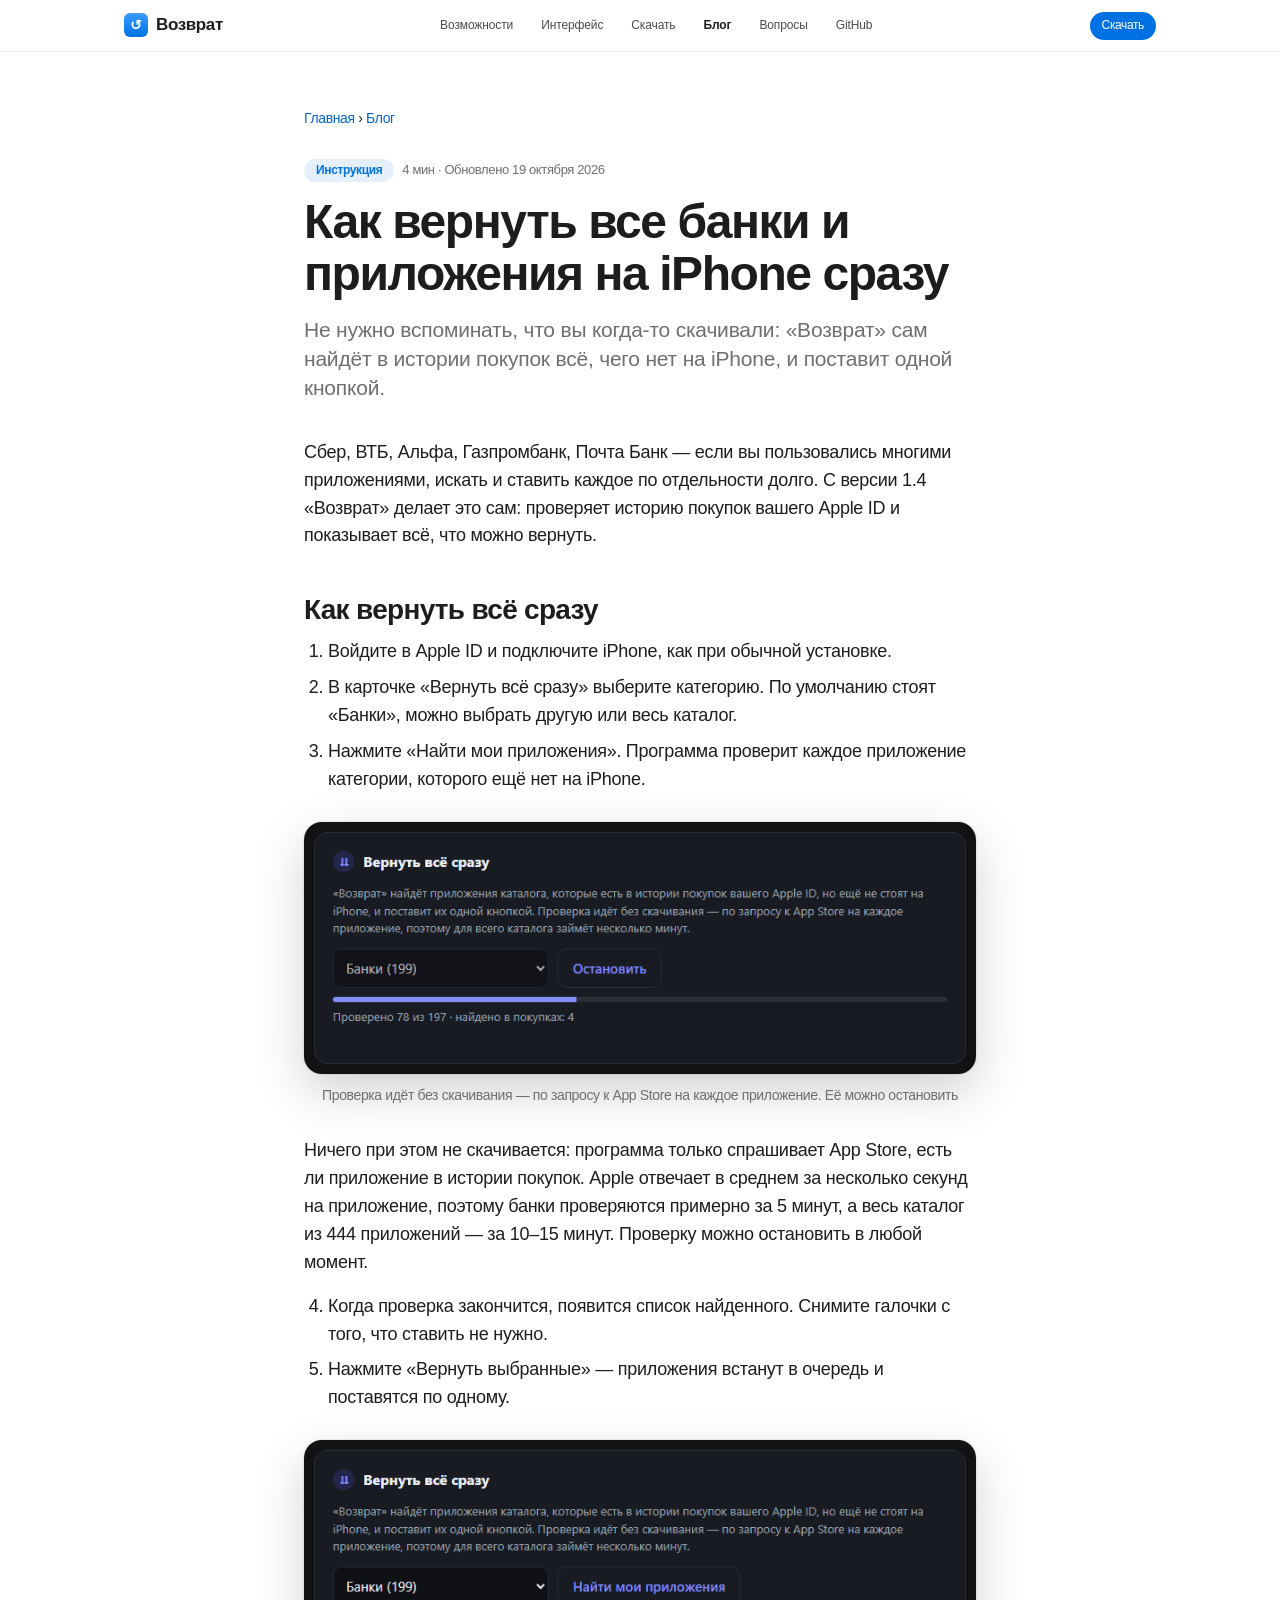
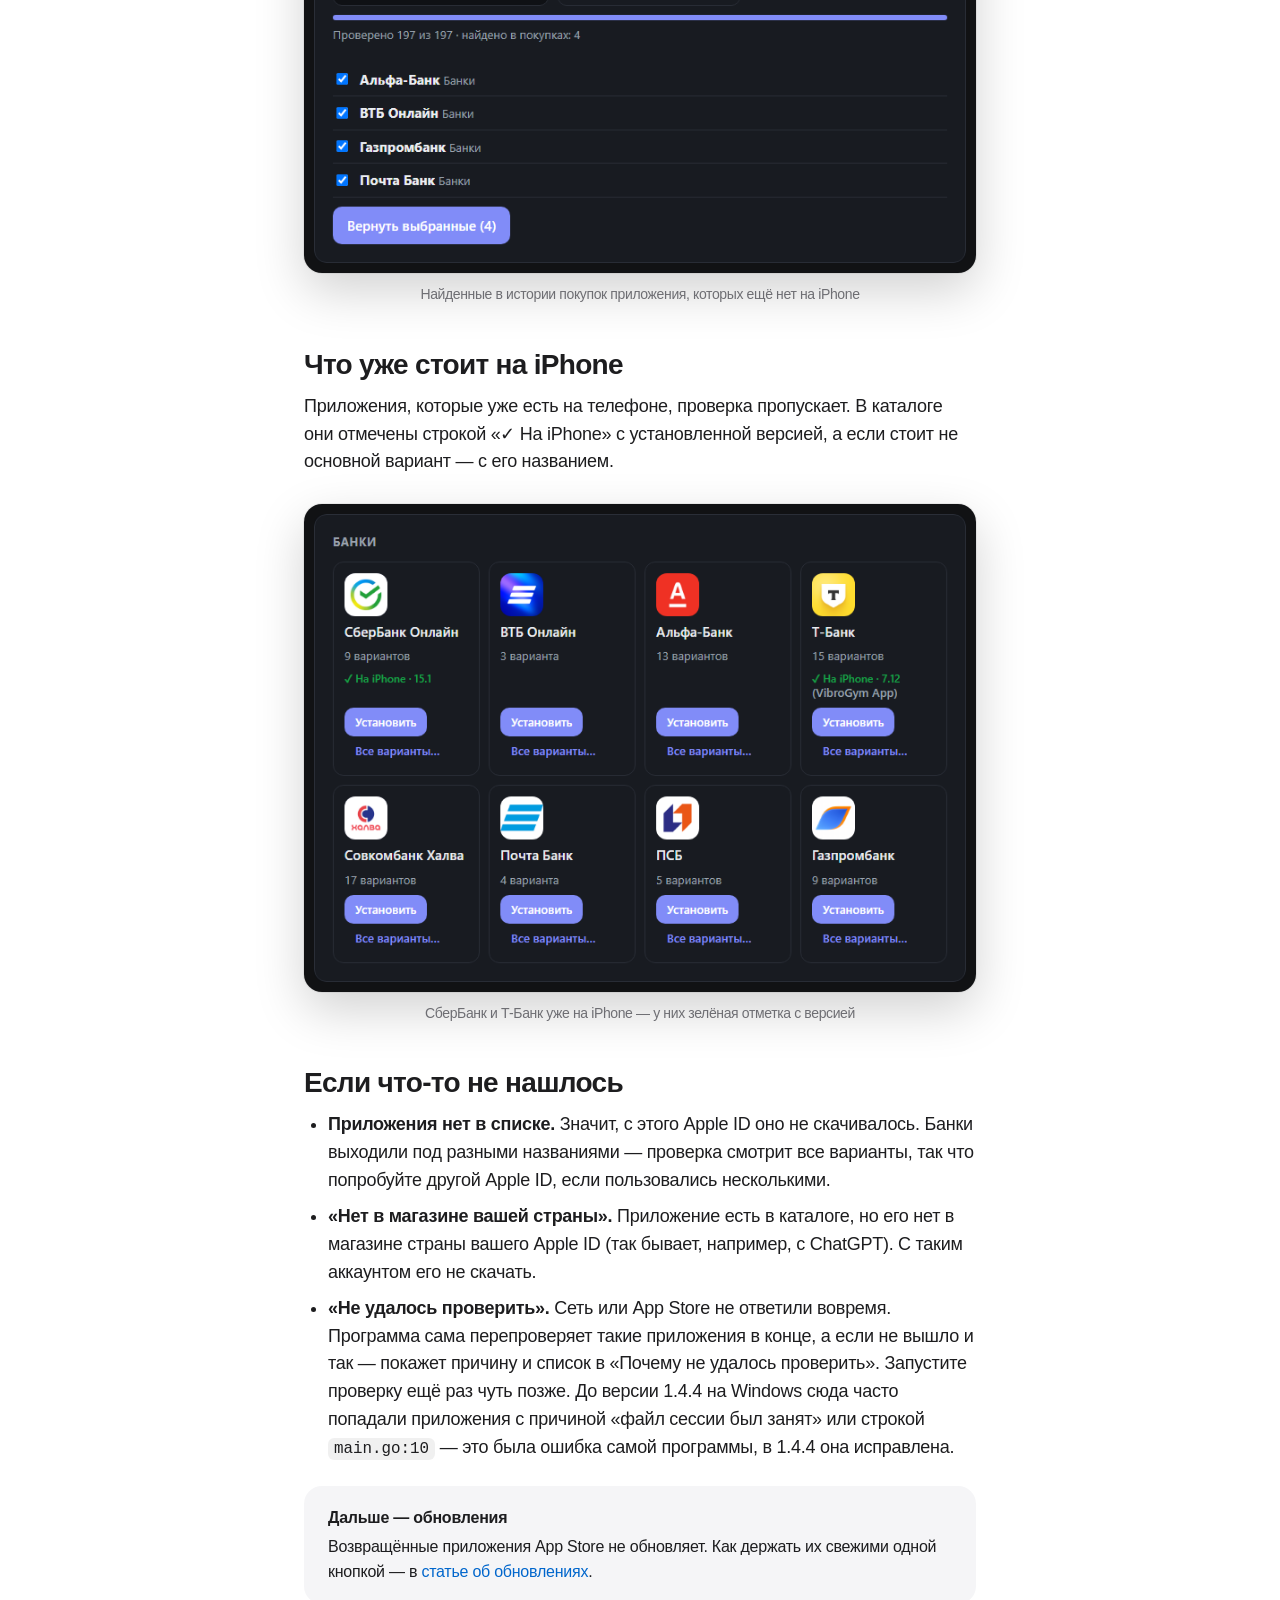
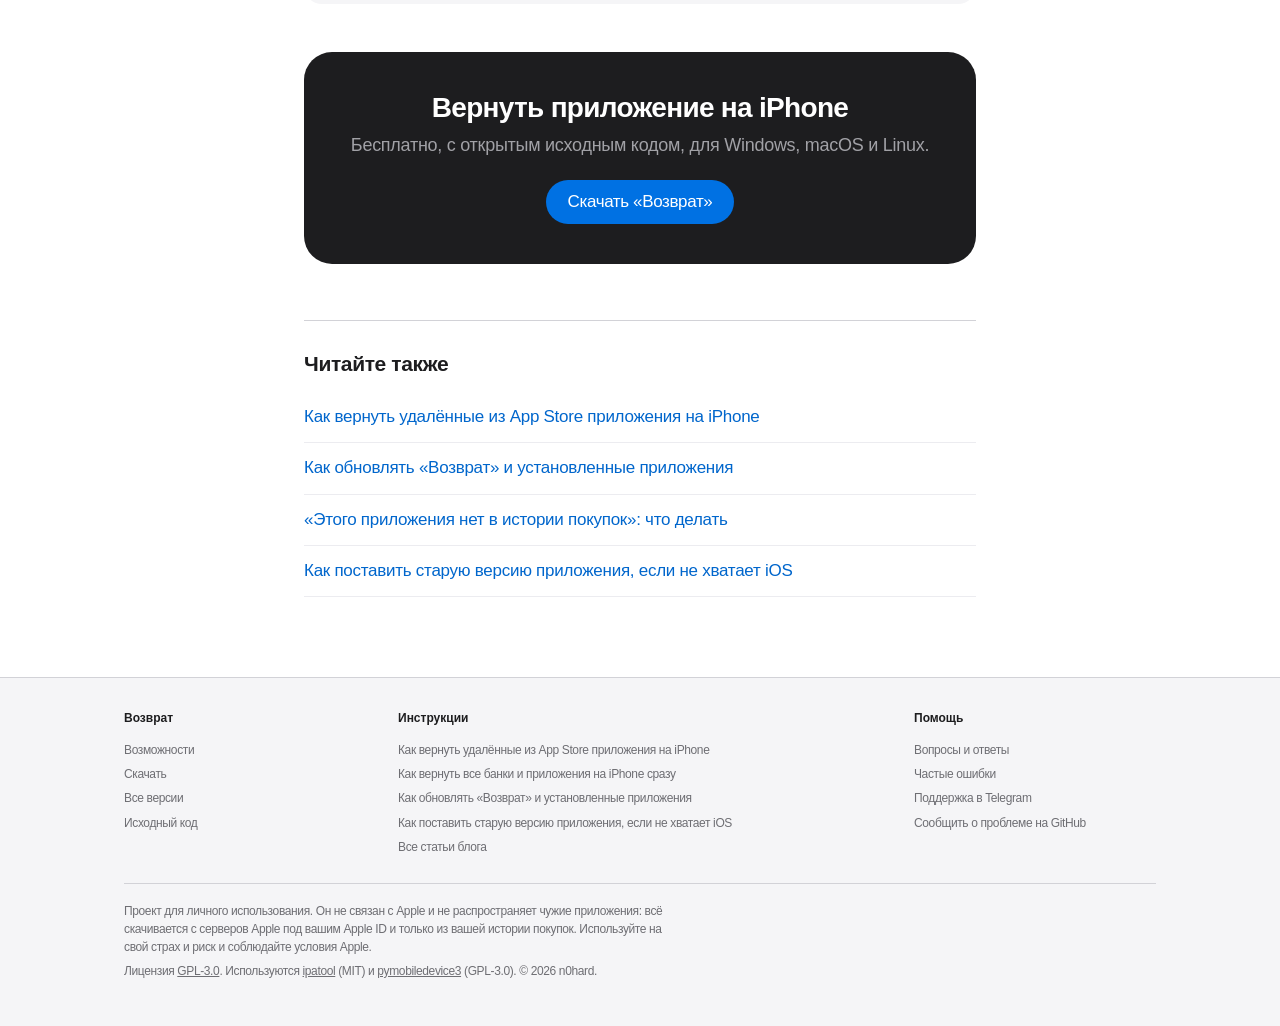
<file: cite/blog/vernut-vse-srazu/index.html>
<!doctype html>
<html lang="ru">
<head>
  <meta charset="UTF-8" />
  <meta name="viewport" content="width=device-width, initial-scale=1" />
  <title>Как вернуть все банки и приложения на iPhone сразу — Возврат</title>
  <meta name="description" content="Не нужно вспоминать, что вы когда-то скачивали: «Возврат» сам найдёт в истории покупок всё, чего нет на iPhone, и поставит одной кнопкой." />
  <meta name="robots" content="index, follow, max-image-preview:large" />
  <meta name="theme-color" content="#ffffff" />
  <link rel="canonical" href="https://vozvratapp.ru/blog/vernut-vse-srazu/" />
  <link rel="icon" type="image/png" sizes="32x32" href="../../favicon-32.png" />
  <link rel="icon" type="image/png" sizes="192x192" href="../../favicon-192.png" />
  <link rel="apple-touch-icon" href="../../apple-touch-icon.png" />
  <meta property="og:type" content="article" />
  <meta property="og:locale" content="ru_RU" />
  <meta property="og:site_name" content="Возврат" />
  <meta property="og:title" content="Как вернуть все банки и приложения на iPhone сразу — Возврат" />
  <meta property="og:description" content="Не нужно вспоминать, что вы когда-то скачивали: «Возврат» сам найдёт в истории покупок всё, чего нет на iPhone, и поставит одной кнопкой." />
  <meta property="og:url" content="https://vozvratapp.ru/blog/vernut-vse-srazu/" />
  <meta property="og:image" content="https://vozvratapp.ru/og-cover.jpg" />
  <meta property="og:image:width" content="1200" />
  <meta property="og:image:height" content="630" />
  <meta name="twitter:card" content="summary_large_image" />
  <link rel="stylesheet" href="../../site.css" />
  <script type="application/ld+json">
  {"@context": "https://schema.org", "@graph": [{"@type": "Article", "headline": "Как вернуть все банки и приложения на iPhone сразу", "description": "Не нужно вспоминать, что вы когда-то скачивали: «Возврат» сам найдёт в истории покупок всё, чего нет на iPhone, и поставит одной кнопкой.", "inLanguage": "ru", "datePublished": "2026-10-14", "dateModified": "2026-10-19", "author": {"@type": "Person", "name": "n0hard", "url": "https://github.com/n0hard"}, "publisher": {"@type": "Person", "name": "n0hard", "url": "https://github.com/n0hard"}, "image": ["https://vozvratapp.ru/img/restore-progress.png", "https://vozvratapp.ru/img/restore-found.png", "https://vozvratapp.ru/img/catalog-marks.png"], "mainEntityOfPage": "https://vozvratapp.ru/blog/vernut-vse-srazu/"}, {"@type": "BreadcrumbList", "itemListElement": [{"@type": "ListItem", "position": 1, "name": "Возврат", "item": "https://vozvratapp.ru/"}, {"@type": "ListItem", "position": 2, "name": "Блог", "item": "https://vozvratapp.ru/blog/"}, {"@type": "ListItem", "position": 3, "name": "Как вернуть все банки и приложения на iPhone сразу", "item": "https://vozvratapp.ru/blog/vernut-vse-srazu/"}]}]}
  </script>
</head>
<body id="top">
  <header class="nav">
    <div class="wrap">
      <a class="brand" href="../../" aria-label="Возврат — на главную"><span class="brand-ico" aria-hidden="true">↺</span>Возврат</a>
      <ul class="menu" id="menu">
        <li><a href="../../#features">Возможности</a></li>
        <li><a href="../../#screens">Интерфейс</a></li>
        <li><a href="../../#download">Скачать</a></li>
        <li><a href="../../blog/" class="active">Блог</a></li>
        <li><a href="../../#faq">Вопросы</a></li>
        <li><a href="https://github.com/n0hard/back-to-iphone" target="_blank" rel="noopener noreferrer">GitHub</a></li>
      </ul>
      <div class="nav-cta">
        <a class="btn sm" href="../../#download">Скачать</a>
        <button class="burger" id="burger" aria-label="Меню" aria-expanded="false" aria-controls="menu"><span></span><span></span></button>
      </div>
    </div>
  </header>
  <main>
    <article class="article">
      <nav class="crumbs" aria-label="Навигация"><a href="../../">Главная</a> <span aria-hidden="true">›</span> <a href="../">Блог</a></nav>
      <span class="tag">Инструкция</span><span class="meta">4 мин · <time datetime="2026-10-19">Обновлено 19 октября 2026</time></span>
      <h1>Как вернуть все банки и приложения на iPhone сразу</h1>
      <p class="lede">Не нужно вспоминать, что вы когда-то скачивали: «Возврат» сам найдёт в истории покупок всё, чего нет на iPhone, и поставит одной кнопкой.</p>
      
<p>Сбер, ВТБ, Альфа, Газпромбанк, Почта Банк — если вы пользовались многими приложениями, искать и ставить каждое по отдельности долго. С версии 1.4 «Возврат» делает это сам: проверяет историю покупок вашего Apple ID и показывает всё, что можно вернуть.</p>
<h2>Как вернуть всё сразу</h2>
<ol>
<li>Войдите в Apple ID и подключите iPhone, как при обычной установке.</li>
<li>В карточке «Вернуть всё сразу» выберите категорию. По умолчанию стоят «Банки», можно выбрать другую или весь каталог.</li>
<li>Нажмите «Найти мои приложения». Программа проверит каждое приложение категории, которого ещё нет на iPhone.</li>
</ol>
<figure class="shot"><div class="frame"><img src="../../img/restore-progress.png" width="728" height="259" loading="lazy" alt="Проверка идёт без скачивания — по запросу к App Store на каждое приложение. Её можно остановить" /></div><figcaption>Проверка идёт без скачивания — по запросу к App Store на каждое приложение. Её можно остановить</figcaption></figure>
<p>Ничего при этом не скачивается: программа только спрашивает App Store, есть ли приложение в истории покупок. Apple отвечает в среднем за несколько секунд на приложение, поэтому банки проверяются примерно за 5 минут, а весь каталог из 444 приложений — за 10–15 минут. Проверку можно остановить в любой момент.</p>
<ol start="4">
<li>Когда проверка закончится, появится список найденного. Снимите галочки с того, что ставить не нужно.</li>
<li>Нажмите «Вернуть выбранные» — приложения встанут в очередь и поставятся по одному.</li>
</ol>
<figure class="shot"><div class="frame"><img src="../../img/restore-found.png" width="728" height="461" loading="lazy" alt="Найденные в истории покупок приложения, которых ещё нет на iPhone" /></div><figcaption>Найденные в истории покупок приложения, которых ещё нет на iPhone</figcaption></figure>
<h2>Что уже стоит на iPhone</h2>
<p>Приложения, которые уже есть на телефоне, проверка пропускает. В каталоге они отмечены строкой «✓ На iPhone» с установленной версией, а если стоит не основной вариант — с его названием.</p>
<figure class="shot"><div class="frame"><img src="../../img/catalog-marks.png" width="728" height="522" loading="lazy" alt="СберБанк и Т-Банк уже на iPhone — у них зелёная отметка с версией" /></div><figcaption>СберБанк и Т-Банк уже на iPhone — у них зелёная отметка с версией</figcaption></figure>
<h2>Если что-то не нашлось</h2>
<ul>
<li><strong>Приложения нет в списке.</strong> Значит, с этого Apple ID оно не скачивалось. Банки выходили под разными названиями — проверка смотрит все варианты, так что попробуйте другой Apple ID, если пользовались несколькими.</li>
<li><strong>«Нет в магазине вашей страны».</strong> Приложение есть в каталоге, но его нет в магазине страны вашего Apple ID (так бывает, например, с ChatGPT). С таким аккаунтом его не скачать.</li>
<li><strong>«Не удалось проверить».</strong> Сеть или App Store не ответили вовремя. Программа сама перепроверяет такие приложения в конце, а если не вышло и так — покажет причину и список в «Почему не удалось проверить». Запустите проверку ещё раз чуть позже. До версии 1.4.4 на Windows сюда часто попадали приложения с причиной «файл сессии был занят» или строкой <code>main.go:10</code> — это была ошибка самой программы, в 1.4.4 она исправлена.</li>
</ul>
<div class="callout"><p><strong>Дальше — обновления</strong>Возвращённые приложения App Store не обновляет. Как держать их свежими одной кнопкой — в <a href="../obnovleniya/">статье об обновлениях</a>.</p></div>

      <div class="cta-box">
        <h2>Вернуть приложение на iPhone</h2>
        <p>Бесплатно, с открытым исходным кодом, для Windows, macOS и Linux.</p>
        <a class="btn" href="../../#download">Скачать «Возврат»</a>
      </div>
      <div class="related"><h3>Читайте также</h3><ul><li><a href="../kak-vernut-udalennye-prilozheniya/">Как вернуть удалённые из App Store приложения на iPhone</a></li><li><a href="../obnovleniya/">Как обновлять «Возврат» и установленные приложения</a></li><li><a href="../ne-v-istorii-pokupok/">«Этого приложения нет в истории покупок»: что делать</a></li><li><a href="../staraya-versiya-prilozheniya/">Как поставить старую версию приложения, если не хватает iOS</a></li></ul></div>
    </article>
  </main>
  <footer>
    <div class="wrap">
      <div class="foot-cols">
        <div class="foot-col"><h4>Возврат</h4>
          <a href="../../#features">Возможности</a><a href="../../#download">Скачать</a>
          <a href="https://github.com/n0hard/back-to-iphone/releases" target="_blank" rel="noopener noreferrer">Все версии</a><a href="https://github.com/n0hard/back-to-iphone" target="_blank" rel="noopener noreferrer">Исходный код</a></div>
        <div class="foot-col wide"><h4>Инструкции</h4><a href="../../blog/kak-vernut-udalennye-prilozheniya/">Как вернуть удалённые из App Store приложения на iPhone</a><a href="../../blog/vernut-vse-srazu/">Как вернуть все банки и приложения на iPhone сразу</a><a href="../../blog/obnovleniya/">Как обновлять «Возврат» и установленные приложения</a><a href="../../blog/staraya-versiya-prilozheniya/">Как поставить старую версию приложения, если не хватает iOS</a><a href="../../blog/">Все статьи блога</a></div>
        <div class="foot-col"><h4>Помощь</h4>
          <a href="../../#faq">Вопросы и ответы</a><a href="../../blog/drugie-oshibki/">Частые ошибки</a>
          <a href="https://t.me/vzvrt_app" target="_blank" rel="noopener noreferrer">Поддержка в Telegram</a><a href="https://github.com/n0hard/back-to-iphone/issues" target="_blank" rel="noopener noreferrer">Сообщить о проблеме на GitHub</a></div>
      </div>
      <div class="foot-legal">
        <p>Проект для личного использования. Он не связан с Apple и не распространяет чужие приложения: всё скачивается с серверов Apple под вашим Apple ID и только из вашей истории покупок. Используйте на свой страх и риск и соблюдайте условия Apple.</p>
        <p>Лицензия <a href="https://github.com/n0hard/back-to-iphone/blob/main/LICENSE" target="_blank" rel="noopener noreferrer">GPL-3.0</a>. Используются <a href="https://github.com/majd/ipatool" target="_blank" rel="noopener noreferrer">ipatool</a> (MIT) и <a href="https://github.com/doronz88/pymobiledevice3" target="_blank" rel="noopener noreferrer">pymobiledevice3</a> (GPL-3.0). &copy; 2026 n0hard.</p>
      </div>
    </div>
  </footer>
  <script>
  (function () {
    var burger = document.getElementById('burger'), menu = document.getElementById('menu');
    function setMenu(o) { menu.classList.toggle('open', o); burger.setAttribute('aria-expanded', String(o)); }
    burger.addEventListener('click', function () { setMenu(!menu.classList.contains('open')); });
    Array.prototype.forEach.call(menu.querySelectorAll('a'), function (a) { a.addEventListener('click', function () { setMenu(false); }); });
    document.addEventListener('keydown', function (e) { if (e.key === 'Escape') setMenu(false); });
    Array.prototype.forEach.call(document.querySelectorAll('.code'), function (box) {
      var btn = box.querySelector('.copy'); if (!btn) return;
      var txt = box.querySelector('span').textContent.trim();
      btn.addEventListener('click', function () {
        function ok() { btn.textContent = 'Скопировано'; btn.classList.add('done'); setTimeout(function () { btn.textContent = 'Копировать'; btn.classList.remove('done'); }, 1600); }
        function fb() { var ta = document.createElement('textarea'); ta.value = txt; ta.style.position = 'fixed'; ta.style.opacity = '0'; document.body.appendChild(ta); ta.select(); try { document.execCommand('copy'); ok(); } catch (e) { btn.textContent = 'Ошибка'; } document.body.removeChild(ta); }
        if (navigator.clipboard && window.isSecureContext) navigator.clipboard.writeText(txt).then(ok, fb); else fb();
      });
    });
    Array.prototype.forEach.call(document.querySelectorAll('.shot img'), function (img) {
      img.addEventListener('click', function () {
        var lb = document.createElement('div'); lb.className = 'lb'; lb.setAttribute('role', 'dialog'); lb.setAttribute('aria-label', img.alt);
        lb.innerHTML = '<img alt=""><button type="button" aria-label="Закрыть">✕</button>';
        lb.querySelector('img').src = img.src;
        function close() { document.removeEventListener('keydown', esc); lb.remove(); img.focus(); }
        function esc(e) { if (e.key === 'Escape') close(); }
        lb.addEventListener('click', close); document.addEventListener('keydown', esc);
        document.body.appendChild(lb); lb.querySelector('button').focus();
      });
    });
    var f = document.querySelectorAll('.filters [data-f]');
    if (f.length) {
      var items = document.querySelectorAll('[data-tag]'), empty = document.getElementById('empty');
      Array.prototype.forEach.call(f, function (b) {
        b.addEventListener('click', function () {
          Array.prototype.forEach.call(f, function (x) { x.setAttribute('aria-pressed', String(x === b)); });
          var v = b.getAttribute('data-f'), n = 0;
          Array.prototype.forEach.call(items, function (it) { var show = v === 'all' || it.getAttribute('data-tag') === v; it.hidden = !show; if (show) n++; });
          empty.hidden = n > 0;
        });
      });
    }
  })();
  </script>
</body>
</html>
</file>
<file: cite/site.css>
:root {
  --bg: #ffffff;
  --bg-alt: #f5f5f7;
  --ink: #1d1d1f;
  --ink-2: #6e6e73;
  --line: #d2d2d7;
  --blue: #0071e3;
  --blue-hover: #0077ed;
  --link: #0066cc;
  --green: #1d8f4e;
  --red: #d70015;
  --dark: #000000;
  --dark-2: #1d1d1f;
  --font: -apple-system, BlinkMacSystemFont, "SF Pro Display", "SF Pro Text", "Helvetica Neue", "Segoe UI", Roboto, Arial, sans-serif;
  --mono: ui-monospace, SFMono-Regular, "SF Mono", Menlo, Consolas, monospace;
  --nav-h: 52px;
}
* { box-sizing: border-box; }
html { scroll-behavior: smooth; scroll-padding-top: calc(var(--nav-h) + 12px); -webkit-text-size-adjust: 100%; }
body {
  margin: 0; background: var(--bg); color: var(--ink);
  font-family: var(--font); font-size: 17px; line-height: 1.47; letter-spacing: -0.022em;
  -webkit-font-smoothing: antialiased; text-rendering: optimizeLegibility;
}
img { max-width: 100%; height: auto; display: block; }
a { color: var(--link); text-decoration: none; }
a:hover { text-decoration: underline; }
button { font: inherit; letter-spacing: inherit; cursor: pointer; }
:focus-visible { outline: 3px solid rgba(0,113,227,.55); outline-offset: 2px; border-radius: 6px; }
.wrap { max-width: 1080px; margin: 0 auto; padding: 0 24px; }
.sr-only { position: absolute; width: 1px; height: 1px; overflow: hidden; clip: rect(0 0 0 0); white-space: nowrap; }
.skip:focus { position: fixed; top: 8px; left: 8px; width: auto; height: auto; clip: auto; padding: 8px 14px; background: var(--blue); color: #fff; z-index: 200; border-radius: 8px; }

/* NAV */
.nav { position: sticky; top: 0; z-index: 100; height: var(--nav-h); background: rgba(255,255,255,.8);
  -webkit-backdrop-filter: saturate(180%) blur(20px); backdrop-filter: saturate(180%) blur(20px); border-bottom: 1px solid rgba(0,0,0,.08); }
.nav .wrap { height: 100%; display: flex; align-items: center; justify-content: space-between; gap: 16px; }
.brand { display: flex; align-items: center; gap: 8px; font-weight: 600; font-size: 17px; color: var(--ink); }
.brand:hover { text-decoration: none; }
.brand-ico { width: 24px; height: 24px; border-radius: 6px; background: linear-gradient(180deg,#3b9bff,#0071e3); color: #fff; display: grid; place-items: center; font-size: 14px; line-height: 1; }
.menu { display: flex; align-items: center; gap: 28px; list-style: none; margin: 0; padding: 0; font-size: 12px; letter-spacing: -0.01em; }
.menu a { color: rgba(29,29,31,.8); }
.menu a:hover, .menu a.active { color: var(--ink); text-decoration: none; }
.menu a.active { font-weight: 600; }
.nav-cta { display: flex; align-items: center; gap: 12px; }
.burger { display: none; width: 40px; height: 40px; border: 0; background: none; border-radius: 8px; padding: 0; position: relative; }
.burger span { position: absolute; left: 11px; right: 11px; height: 1.5px; background: var(--ink); transition: transform .25s, top .25s, opacity .2s; }
.burger span:nth-child(1) { top: 15px; } .burger span:nth-child(2) { top: 24px; }
.burger[aria-expanded="true"] span:nth-child(1) { top: 20px; transform: rotate(45deg); }
.burger[aria-expanded="true"] span:nth-child(2) { top: 20px; transform: rotate(-45deg); }

/* BUTTONS */
.btn { display: inline-flex; align-items: center; justify-content: center; gap: 6px; min-height: 44px; padding: 0 22px; border-radius: 980px; border: 0;
  background: var(--blue); color: #fff; font-size: 17px; font-weight: 400; transition: background .2s, transform .1s; }
.btn:hover { background: var(--blue-hover); text-decoration: none; }
.btn:active { transform: scale(.98); }
.btn.sm { min-height: 28px; padding: 0 12px; font-size: 12px; }
.btn.ghost { background: transparent; color: var(--link); border: 1px solid var(--link); }
.btn.ghost:hover { background: rgba(0,102,204,.08); }
.btn.dark { background: var(--ink); } .btn.dark:hover { background: #333336; }
.linkmore { font-size: 21px; color: var(--link); display: inline-flex; align-items: center; gap: 4px; }
.linkmore::after { content: "›"; font-size: 1.15em; transition: transform .2s; }
.linkmore:hover::after { transform: translateX(3px); }

/* HERO */
.hero { text-align: center; padding: 72px 0 0; background: var(--bg); overflow: hidden; }
.hero-meta { margin: 16px auto 0; font-size: 14px; color: var(--ink-2); letter-spacing: -0.01em; }
.news { display: inline-flex; align-items: center; gap: 6px; margin: 0 0 22px; padding: 6px 16px; border-radius: 980px;
  background: rgba(0,113,227,.08); color: var(--blue); font-size: 14px; font-weight: 500; letter-spacing: -0.01em; }
.news:hover { background: rgba(0,113,227,.14); text-decoration: none; }
.news b { font-weight: 600; }
.eyebrow { font-size: 21px; font-weight: 600; color: var(--ink); margin: 0 0 6px; letter-spacing: .011em; }
h1 { font-size: clamp(40px, 7.2vw, 80px); line-height: 1.05; font-weight: 700; letter-spacing: -0.035em; margin: 0 auto 16px; max-width: 14em; }
.grad { background: linear-gradient(90deg,#0071e3,#7a5cff 60%,#d94fc0); -webkit-background-clip: text; background-clip: text; color: transparent; }
.lead { font-size: clamp(19px, 2.4vw, 28px); line-height: 1.19; font-weight: 400; letter-spacing: .004em; color: var(--ink); max-width: 28em; margin: 0 auto 28px; }
.lead.mute { color: var(--ink-2); }
.cta-row { display: flex; gap: 20px; justify-content: center; align-items: center; flex-wrap: wrap; }
.hero-shot { margin: 56px auto 0; max-width: 780px; }
.window { background: #1c1c1e; border-radius: 14px 14px 0 0; box-shadow: 0 30px 80px rgba(0,0,0,.28), 0 0 0 1px rgba(0,0,0,.4); overflow: hidden; }
.window-bar { height: 32px; display: flex; align-items: center; gap: 8px; padding: 0 14px; background: #2c2c2e; }
.dot { width: 12px; height: 12px; border-radius: 50%; }
.dot.r { background: #ff5f57; } .dot.y { background: #febc2e; } .dot.g { background: #28c840; }
.window-title { flex: 1; text-align: center; font-size: 12px; color: #98989d; margin-right: 44px; }
.hero-shot .window-body { max-height: 440px; overflow: hidden; }
.hero-shot img { width: 100%; }

/* SECTIONS */
section { padding: 100px 0; }
section.alt { background: var(--bg-alt); }
section.black { background: var(--dark); color: #f5f5f7; }
.head { text-align: center; margin-bottom: 56px; }
.head h2 { font-size: clamp(32px, 5vw, 56px); line-height: 1.07; font-weight: 700; letter-spacing: -0.03em; margin: 0 0 12px; }
.head p { font-size: clamp(18px, 2vw, 24px); line-height: 1.25; color: var(--ink-2); max-width: 30em; margin: 0 auto; font-weight: 400; }
.black .head p { color: #a1a1a6; }

/* BENTO */
.bento { display: grid; grid-template-columns: repeat(6, 1fr); gap: 20px; }
.tile { background: #fff; border-radius: 28px; padding: 40px; position: relative; overflow: hidden; min-height: 280px; display: flex; flex-direction: column; }
.alt .tile { background: #fff; }
.tile.s3 { grid-column: span 3; } .tile.s2 { grid-column: span 2; } .tile.s4 { grid-column: span 4; } .tile.s6 { grid-column: span 6; }
.tile.dk { background: #1d1d1f; color: #f5f5f7; }
.tile .kicker { font-size: 14px; font-weight: 600; color: var(--ink-2); margin-bottom: 8px; text-transform: none; }
.tile.dk .kicker { color: #a1a1a6; }
.tile h3 { font-size: clamp(24px, 2.8vw, 32px); line-height: 1.12; font-weight: 700; letter-spacing: -0.02em; margin: 0 0 12px; }
.tile p { margin: 0; font-size: 17px; color: var(--ink-2); }
.tile.dk p { color: #a1a1a6; }
.tile .big { margin-top: auto; padding-top: 24px; font-size: clamp(56px, 8vw, 96px); font-weight: 700; letter-spacing: -0.04em; line-height: 1; }
.tile .big small { font-size: .3em; font-weight: 600; letter-spacing: -0.01em; color: var(--ink-2); margin-left: 8px; }
.tile.dk .big small { color: #a1a1a6; }

/* TABS */
.tabs { display: flex; justify-content: center; gap: 6px; flex-wrap: wrap; margin-bottom: 36px; }
.tab { border: 0; background: rgba(0,0,0,.06); color: var(--ink); border-radius: 980px; min-height: 36px; padding: 0 18px; font-size: 14px; font-weight: 500; transition: background .2s, color .2s; }
.tab:hover { background: rgba(0,0,0,.1); }
.tab[aria-selected="true"] { background: var(--ink); color: #fff; }
.black .tab, .tabs.on-dark .tab { background: rgba(255,255,255,.12); color: #f5f5f7; }
.tabs.on-dark .tab:hover { background: rgba(255,255,255,.2); }
.tabs.on-dark .tab[aria-selected="true"] { background: #f5f5f7; color: #000; }
.panel[hidden] { display: none; }
.shots-grid { display: grid; grid-template-columns: 1fr 1fr; gap: 56px; align-items: center; }
.shots-grid .window { border-radius: 14px; }
.shots-grid .window-body { max-height: 560px; overflow: hidden; }
.shots-text h3 { font-size: clamp(28px, 3.5vw, 40px); line-height: 1.1; letter-spacing: -0.028em; margin: 0 0 14px; font-weight: 700; }
.shots-text p { color: #a1a1a6; font-size: 19px; line-height: 1.37; margin: 0 0 14px; }
.shots-text ul { margin: 0; padding: 0; list-style: none; color: #f5f5f7; font-size: 17px; }
.shots-text li { padding: 10px 0; border-top: 1px solid #38383a; display: flex; gap: 10px; }
.shots-text li::before { content: "✓"; color: #30d158; font-weight: 600; }

/* STEPS */
.steps { display: grid; grid-template-columns: repeat(4, 1fr); gap: 20px; counter-reset: s; }
.step { background: var(--bg-alt); border-radius: 22px; padding: 28px; }
.step .n { font-size: 56px; font-weight: 700; letter-spacing: -0.04em; line-height: 1; background: linear-gradient(180deg,#3b9bff,#0071e3); -webkit-background-clip: text; background-clip: text; color: transparent; margin-bottom: 18px; }
.step h3 { margin: 0 0 8px; font-size: 21px; font-weight: 700; letter-spacing: -0.015em; }
.step p { margin: 0; font-size: 15px; color: var(--ink-2); line-height: 1.43; }
.flow { margin: 40px auto 0; max-width: 760px; font-family: var(--mono); font-size: 13px; background: #1d1d1f; color: #f5f5f7; border-radius: 18px; padding: 22px 26px; overflow-x: auto; letter-spacing: 0; line-height: 1.7; white-space: pre; }
.flow b { color: #64d2ff; font-weight: 500; }

/* COMPARE */
.tablewrap { background: #fff; border-radius: 22px; overflow-x: auto; }
table { width: 100%; border-collapse: collapse; min-width: 640px; font-size: 15px; letter-spacing: -0.01em; }
th, td { text-align: left; padding: 18px 24px; border-bottom: 1px solid #ececf0; vertical-align: top; }
tr:last-child td { border-bottom: 0; }
th { font-size: 13px; color: var(--ink-2); font-weight: 600; background: #fafafc; }
th.us, td.us { background: rgba(0,113,227,.06); }
th.us { color: var(--blue); }
td:first-child { font-weight: 600; }
.yes { color: var(--green); font-weight: 600; } .no { color: var(--red); }
.note { text-align: center; font-size: 13px; color: var(--ink-2); margin-top: 18px; }

/* DOWNLOAD */
.dl-grid { display: grid; grid-template-columns: repeat(3, 1fr); gap: 20px; }
.dl { background: var(--bg-alt); border-radius: 28px; padding: 36px; display: flex; flex-direction: column; gap: 6px; border: 2px solid transparent; transition: border-color .25s, transform .25s; }
.dl.rec { border-color: var(--blue); }
.dl .os { font-size: 14px; font-weight: 600; color: var(--ink-2); }
.dl h3 { margin: 0; font-size: 28px; font-weight: 700; letter-spacing: -0.02em; line-height: 1.14; }
.dl .req { font-size: 15px; color: var(--ink-2); margin: 6px 0 18px; }
.dl .btns { margin-top: auto; display: flex; flex-direction: column; gap: 10px; align-items: stretch; }
.dl .btn { font-size: 15px; min-height: 40px; }
.badge { align-self: flex-start; font-size: 12px; font-weight: 600; color: var(--blue); background: rgba(0,113,227,.1); border-radius: 980px; padding: 2px 10px; margin-bottom: 8px; }
.badge[hidden] { display: none; }
.install { margin-top: 56px; max-width: 760px; margin-left: auto; margin-right: auto; }
.install h3 { text-align: center; font-size: 28px; letter-spacing: -0.02em; margin: 0 0 24px; }
.panel .steps-list { background: var(--bg-alt); border-radius: 22px; padding: 28px 32px; font-size: 16px; }
.steps-list ol { margin: 0; padding-left: 22px; } .steps-list li { margin: 8px 0; }
.code { position: relative; margin: 12px 0 4px; background: #1d1d1f; color: #f5f5f7; border-radius: 12px; padding: 14px 90px 14px 16px; font-family: var(--mono); font-size: 13px; letter-spacing: 0; overflow-x: auto; white-space: pre; }
.copy { position: absolute; right: 8px; top: 50%; transform: translateY(-50%); border: 0; border-radius: 980px; background: rgba(255,255,255,.14); color: #f5f5f7; font-size: 12px; padding: 4px 12px; min-height: 26px; }
.copy:hover { background: rgba(255,255,255,.25); }
.copy.done { background: #30d158; color: #000; }
.small-note { font-size: 14px; color: var(--ink-2); margin-top: 14px; }

/* FAQ */
.faq { max-width: 760px; margin: 0 auto; }
details { border-top: 1px solid var(--line); }
details:last-child { border-bottom: 1px solid var(--line); }
summary { list-style: none; cursor: pointer; padding: 22px 40px 22px 0; font-size: 21px; font-weight: 600; letter-spacing: -0.015em; position: relative; line-height: 1.24; }
summary::-webkit-details-marker { display: none; }
summary::after { content: ""; position: absolute; right: 6px; top: 50%; width: 12px; height: 12px; margin-top: -8px;
  border-right: 2px solid var(--ink-2); border-bottom: 2px solid var(--ink-2); transform: rotate(45deg); transition: transform .25s; }
details[open] summary::after { transform: rotate(-135deg); margin-top: -2px; }
details > div { padding: 0 0 24px; color: var(--ink-2); font-size: 17px; max-width: 40em; }
details > div p { margin: 0 0 10px; }
code { font-family: var(--mono); font-size: .88em; background: rgba(0,0,0,.06); padding: 2px 6px; border-radius: 6px; letter-spacing: 0; }

/* FOOTER */
footer { background: var(--bg-alt); color: var(--ink-2); font-size: 12px; padding: 32px 0 40px; border-top: 1px solid var(--line); }
footer .wrap { display: block; }
.foot-cols { display: grid; grid-template-columns: 1fr 2fr 1fr; gap: 32px; padding-bottom: 24px; border-bottom: 1px solid var(--line); }
.foot-col h4 { margin: 0 0 10px; font-size: 12px; font-weight: 600; color: var(--ink); letter-spacing: 0; }
.foot-col a { display: block; color: var(--ink-2); text-decoration: none; padding: 4px 0; line-height: 1.35; }
.foot-col a:hover { color: var(--ink); text-decoration: underline; }
.foot-legal { padding-top: 18px; }
@media (max-width: 700px) { .foot-cols { grid-template-columns: 1fr; gap: 20px; } }
footer p { margin: 0 0 6px; max-width: 46em; line-height: 1.5; }
footer a { color: var(--ink-2); text-decoration: underline; }
.foot-links { display: flex; gap: 20px; flex-wrap: wrap; }

/* REVEAL */
.js .reveal { opacity: 0; transform: translateY(24px); transition: opacity .8s cubic-bezier(.16,1,.3,1), transform .8s cubic-bezier(.16,1,.3,1); }
.js .reveal.in { opacity: 1; transform: none; }
@media (prefers-reduced-motion: reduce) { html { scroll-behavior: auto; } .js .reveal { opacity: 1; transform: none; transition: none; } * { animation: none !important; } }

/* RESPONSIVE */
@media (max-width: 960px) {
  .steps { grid-template-columns: 1fr 1fr; }
  .shots-grid { grid-template-columns: 1fr; gap: 36px; }
  .dl-grid { grid-template-columns: 1fr; }
  .tile.s3, .tile.s2, .tile.s4 { grid-column: span 6; }
}
@media (max-width: 800px) {
  .burger { display: block; }
  .nav-cta .btn { display: none; }
  .menu { position: fixed; top: var(--nav-h); left: 0; right: 0; flex-direction: column; align-items: stretch; gap: 0; background: rgba(255,255,255,.97);
    -webkit-backdrop-filter: blur(20px); backdrop-filter: blur(20px); padding: 8px 24px 24px; font-size: 22px; font-weight: 600;
    max-height: 0; overflow: hidden; visibility: hidden; transition: max-height .35s ease, visibility .35s; border-bottom: 1px solid rgba(0,0,0,.08); }
  .menu.open { max-height: 85vh; visibility: visible; }
  .menu li { border-bottom: 1px solid #ececf0; } .menu li:last-child { border: 0; }
  .menu a { display: block; padding: 14px 0; color: var(--ink); }
}
@media (max-width: 600px) {
  body { font-size: 16px; }
  section { padding: 64px 0; }
  .hero { padding-top: 48px; }
  .tile { padding: 28px; border-radius: 22px; min-height: 0; }
  .steps { grid-template-columns: 1fr; }
  .dl { padding: 28px; }
  summary { font-size: 18px; }
  .hero-shot .window-body { max-height: 300px; }
}

/* BLOG */
[hidden] { display: none !important; }
.blog-hero { padding: 72px 0 40px; text-align: left; }
.blog-hero .kicker { font-size: 14px; font-weight: 600; color: var(--blue); margin: 0 0 10px; letter-spacing: .02em; text-transform: uppercase; }
.blog-hero h1 { margin: 0 0 16px; max-width: 14em; font-size: clamp(36px, 6vw, 64px); }
.blog-hero p { font-size: clamp(18px, 2vw, 24px); color: var(--ink-2); max-width: 30em; margin: 0; line-height: 1.25; }
.blog-main { background: var(--bg-alt); padding: 40px 0 100px; }
.tag { display: inline-block; font-size: 12px; font-weight: 600; color: var(--blue); background: rgba(0,113,227,.1); border-radius: 980px; padding: 3px 12px; }
.meta { font-size: 13px; color: var(--ink-2); margin-left: 8px; }
.featured { display: grid; grid-template-columns: 1.3fr 1fr; gap: 24px; background: #1d1d1f; color: #f5f5f7; border-radius: 28px; padding: 48px; margin-bottom: 20px; align-items: center; text-decoration: none; transition: transform .3s; }
.featured:hover { text-decoration: none; transform: scale(1.005); }
.featured .tag { background: rgba(10,132,255,.25); color: #64d2ff; }
.featured .meta { color: #a1a1a6; }
.featured h2 { font-size: clamp(28px, 4vw, 44px); line-height: 1.08; letter-spacing: -0.03em; margin: 14px 0 12px; font-weight: 700; color: #fff; }
.featured p { color: #a1a1a6; margin: 0 0 18px; font-size: 17px; }
.featured .go, .card .go { color: var(--link); font-weight: 500; }
.featured .go { color: #64d2ff; }
.art { display: grid; grid-template-columns: repeat(3, 1fr); gap: 8px; max-width: 280px; margin-left: auto; }
.art i { aspect-ratio: 1; border-radius: 22%; display: block; }
.art i:nth-child(1){background:#30d158}.art i:nth-child(2){background:#0a84ff}.art i:nth-child(3){background:#ff453a}
.art i:nth-child(4){background:#2c2c2e;border:2px dashed #48484a}.art i:nth-child(5){background:#ffd60a}.art i:nth-child(6){background:#2c2c2e;border:2px dashed #48484a}
.cards { display: grid; grid-template-columns: repeat(2, 1fr); gap: 20px; }
.card { display: flex; flex-direction: column; background: #fff; border-radius: 28px; padding: 36px; color: var(--ink); transition: transform .3s, box-shadow .3s; }
.card:hover { text-decoration: none; transform: translateY(-3px); box-shadow: 0 14px 40px rgba(0,0,0,.08); }
.card h2 { font-size: 24px; line-height: 1.15; letter-spacing: -0.02em; margin: 14px 0 10px; font-weight: 700; }
.card p { margin: 0 0 18px; color: var(--ink-2); font-size: 16px; }
.card .go { margin-top: auto; }
.filters { display: flex; gap: 8px; flex-wrap: wrap; margin-bottom: 24px; }
.filters .tab[aria-pressed="true"] { background: var(--ink); color: #fff; }
.empty { text-align: center; color: var(--ink-2); padding: 40px 0; }

/* ARTICLE */
.article { max-width: 720px; margin: 0 auto; padding: 56px 24px 80px; }
.crumbs { font-size: 14px; margin-bottom: 28px; }
.article h1 { font-size: clamp(32px, 5vw, 48px); line-height: 1.08; letter-spacing: -0.03em; margin: 14px 0 16px; font-weight: 700; max-width: none; text-align: left; }
.article .lede { font-size: 21px; line-height: 1.38; color: var(--ink-2); margin: 0 0 36px; letter-spacing: -0.01em; }
.article h2 { font-size: 28px; line-height: 1.14; letter-spacing: -0.025em; margin: 44px 0 12px; font-weight: 700; }
.article p, .article li { font-size: 18px; line-height: 1.55; letter-spacing: -0.015em; }
.article p { margin: 0 0 16px; } .article ul, .article ol { padding-left: 24px; margin: 0 0 20px; } .article li { margin: 8px 0; }
.article .code { padding-right: 90px; margin: 14px 0 20px; }
.callout { background: var(--bg-alt); border-radius: 18px; padding: 20px 24px; margin: 24px 0; }
.callout p { margin: 0; font-size: 16px; }
.callout strong { display: block; margin-bottom: 4px; }
.cta-box { background: #1d1d1f; color: #f5f5f7; border-radius: 28px; padding: 40px; margin: 48px 0 0; text-align: center; }
.cta-box h2 { color: #fff; margin: 0 0 8px; font-size: 28px; }
.cta-box p { color: #a1a1a6; margin: 0 0 20px; }
.related { margin-top: 56px; border-top: 1px solid var(--line); padding-top: 28px; }
.related h3 { font-size: 21px; margin: 0 0 12px; }
.related ul { list-style: none; padding: 0; margin: 0; }
.related li { margin: 0; border-bottom: 1px solid #ececf0; } .related li a { display: block; padding: 12px 0; font-size: 17px; }
.shot { margin: 28px 0 32px; }
.shot .frame { background: #111214; border-radius: 18px; padding: 10px; box-shadow: 0 18px 50px rgba(0,0,0,.18), 0 0 0 1px rgba(0,0,0,.06); }
.shot img { width: 100%; height: auto; border-radius: 10px; cursor: zoom-in; }
.shot.narrow .frame { max-width: 440px; margin: 0 auto; }
.shot figcaption { font-size: 14px; color: var(--ink-2); text-align: center; margin-top: 12px; line-height: 1.4; }
.card .cover { margin: -36px -36px 24px; height: 180px; background: #111214; border-radius: 28px 28px 0 0; overflow: hidden; display: flex; align-items: flex-start; justify-content: center; padding: 18px 18px 0; }
.card .cover img { width: 100%; height: auto; object-fit: cover; object-position: top; border-radius: 12px 12px 0 0; transition: transform .5s cubic-bezier(.16,1,.3,1); }
.card:hover .cover img { transform: scale(1.03); }
.featured .art.shot-art { display: block; max-width: 340px; }
.featured .shot-art img { border-radius: 14px; box-shadow: 0 20px 50px rgba(0,0,0,.5); }
.lb { position: fixed; inset: 0; z-index: 300; background: rgba(0,0,0,.85); display: flex; align-items: center; justify-content: center; padding: 24px; cursor: zoom-out; }
.lb img { max-width: 100%; max-height: 100%; border-radius: 12px; box-shadow: 0 30px 80px rgba(0,0,0,.6); }
.lb button { position: absolute; top: 16px; right: 16px; width: 40px; height: 40px; border-radius: 50%; border: 0; background: rgba(255,255,255,.15); color: #fff; font-size: 20px; }
@media (max-width: 800px) { .featured { grid-template-columns: 1fr; padding: 32px; } .art { margin: 0; max-width: 200px; } .cards { grid-template-columns: 1fr; } }
@media (max-width: 600px) { .card .cover { margin: -28px -28px 20px; border-radius: 22px 22px 0 0; height: 150px; } .shot .frame { padding: 6px; border-radius: 14px; } .article p, .article li { font-size: 17px; } .card, .cta-box { padding: 28px; border-radius: 22px; } .blog-hero { padding-top: 48px; } }
</file>
